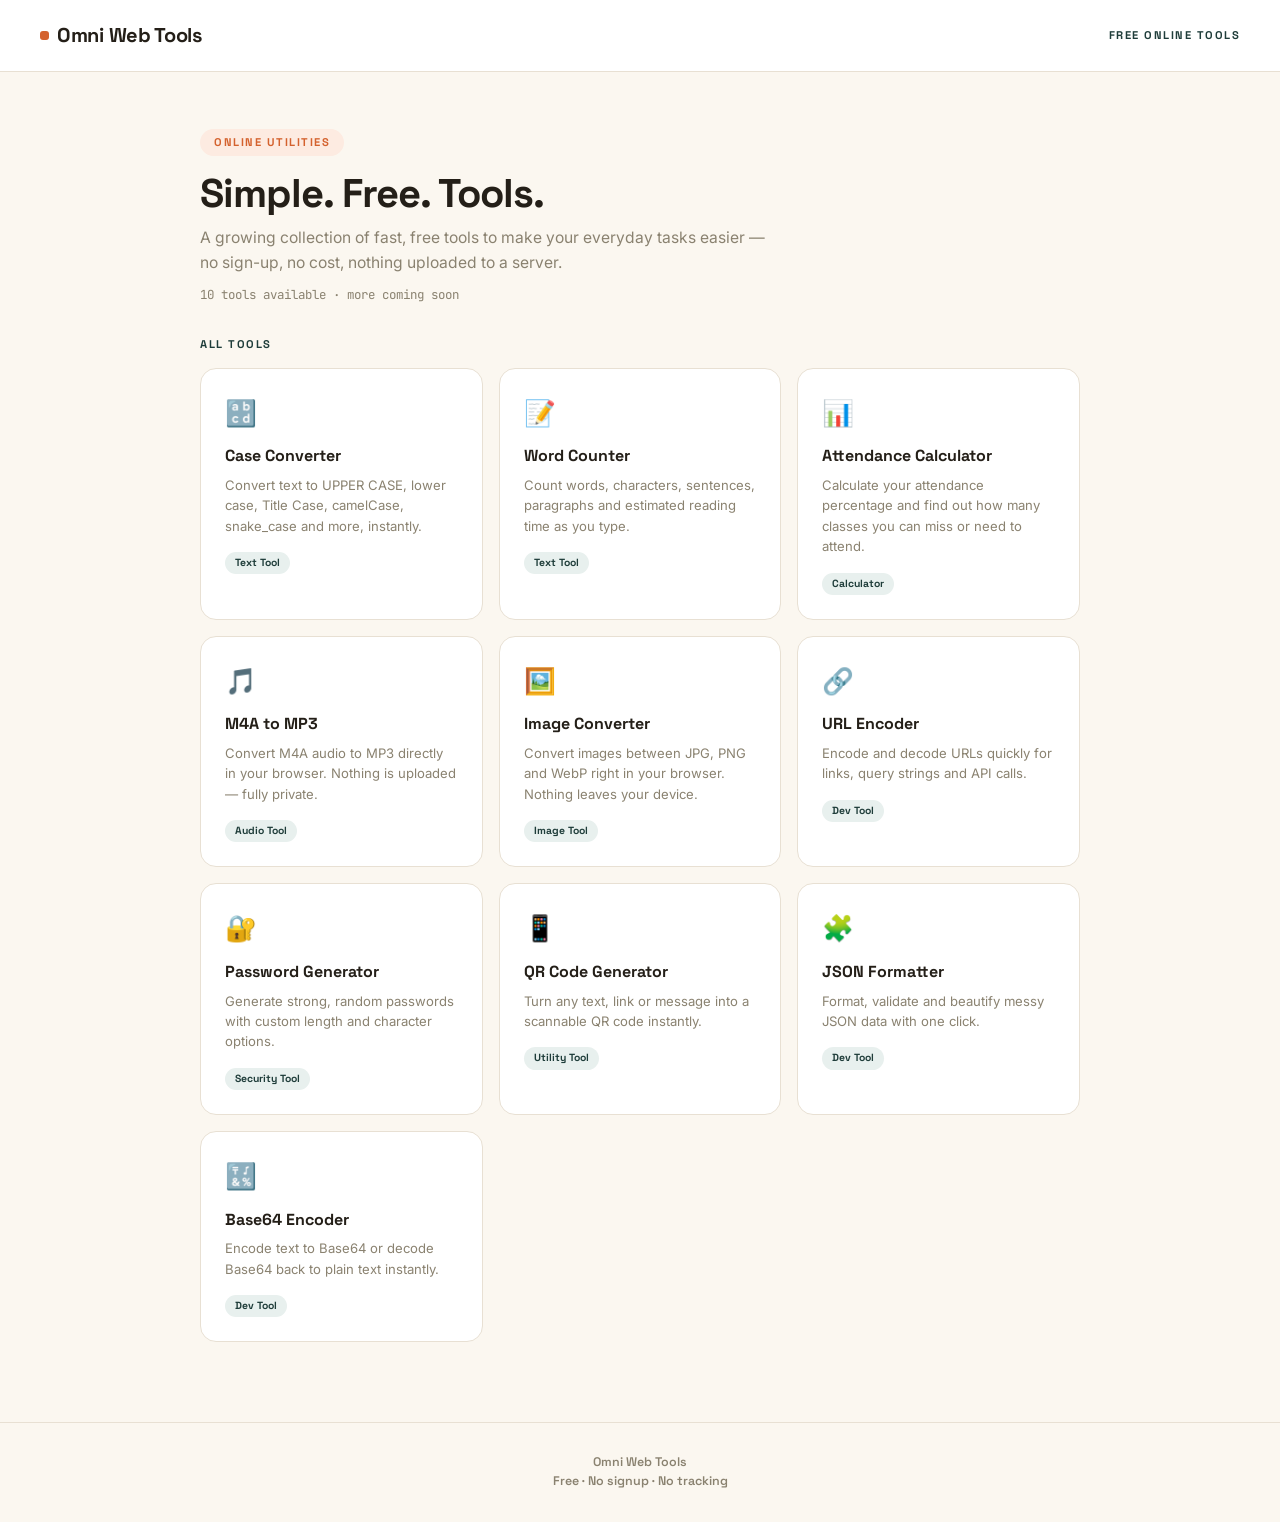
<file: index.html>
<!DOCTYPE html>
<html lang="en">
<head>
<meta charset="UTF-8">
<meta name="viewport" content="width=device-width, initial-scale=1.0">
<title>Omni Web Tools – Free Online Tools</title>
<link rel="stylesheet" href="style.css">
<link href="https://fonts.googleapis.com/css2?family=Space+Grotesk:wght@500;600;700;800&family=Inter:wght@400;500;600&family=JetBrains+Mono:wght@400;500;700&display=swap" rel="stylesheet">
</head>
<body>

<header>
  <div class="brand"><span class="dot"></span>Omni Web Tools</div>
  <span class="section-label" style="margin:0;">free online tools</span>
</header>

<div class="hero">
  <span class="tag">Online Utilities</span>
  <h1>Simple. Free. Tools.</h1>
  <p>A growing collection of fast, free tools to make your everyday tasks easier — no sign-up, no cost, nothing uploaded to a server.</p>
  <p style="margin-top:10px;font-family:var(--mono);font-size:0.78rem;">10 tools available · more coming soon</p>
</div>

<div class="container">
  <div class="section-label">all tools</div>
  <div class="tools-grid">

    <a class="tool-card" href="case-converter.html">
      <div class="icon">🔡</div>
      <h3>Case Converter</h3>
      <p>Convert text to UPPER CASE, lower case, Title Case, camelCase, snake_case and more, instantly.</p>
      <span class="badge">Text Tool</span>
    </a>

    <a class="tool-card" href="word-counter.html">
      <div class="icon">📝</div>
      <h3>Word Counter</h3>
      <p>Count words, characters, sentences, paragraphs and estimated reading time as you type.</p>
      <span class="badge">Text Tool</span>
    </a>

    <a class="tool-card" href="attendance-calculator.html">
      <div class="icon">📊</div>
      <h3>Attendance Calculator</h3>
      <p>Calculate your attendance percentage and find out how many classes you can miss or need to attend.</p>
      <span class="badge">Calculator</span>
    </a>

    <a class="tool-card" href="m4a-to-mp3.html">
      <div class="icon">🎵</div>
      <h3>M4A to MP3</h3>
      <p>Convert M4A audio to MP3 directly in your browser. Nothing is uploaded — fully private.</p>
      <span class="badge">Audio Tool</span>
    </a>

    <a class="tool-card" href="image-converter.html">
      <div class="icon">🖼️</div>
      <h3>Image Converter</h3>
      <p>Convert images between JPG, PNG and WebP right in your browser. Nothing leaves your device.</p>
      <span class="badge">Image Tool</span>
    </a>

    <a class="tool-card" href="url-encoder.html">
      <div class="icon">🔗</div>
      <h3>URL Encoder</h3>
      <p>Encode and decode URLs quickly for links, query strings and API calls.</p>
      <span class="badge">Dev Tool</span>
    </a>

    <a class="tool-card" href="password-generator.html">
      <div class="icon">🔐</div>
      <h3>Password Generator</h3>
      <p>Generate strong, random passwords with custom length and character options.</p>
      <span class="badge">Security Tool</span>
    </a>

    <a class="tool-card" href="qr-code-generator.html">
      <div class="icon">📱</div>
      <h3>QR Code Generator</h3>
      <p>Turn any text, link or message into a scannable QR code instantly.</p>
      <span class="badge">Utility Tool</span>
    </a>

    <a class="tool-card" href="json-formatter.html">
      <div class="icon">🧩</div>
      <h3>JSON Formatter</h3>
      <p>Format, validate and beautify messy JSON data with one click.</p>
      <span class="badge">Dev Tool</span>
    </a>

    <a class="tool-card" href="base64-encoder.html">
      <div class="icon">🔣</div>
      <h3>Base64 Encoder</h3>
      <p>Encode text to Base64 or decode Base64 back to plain text instantly.</p>
      <span class="badge">Dev Tool</span>
    </a>

  </div>
</div>

<footer>Omni Web Tools<br>Free · No signup · No tracking</footer>
</body>
</html>
</file>
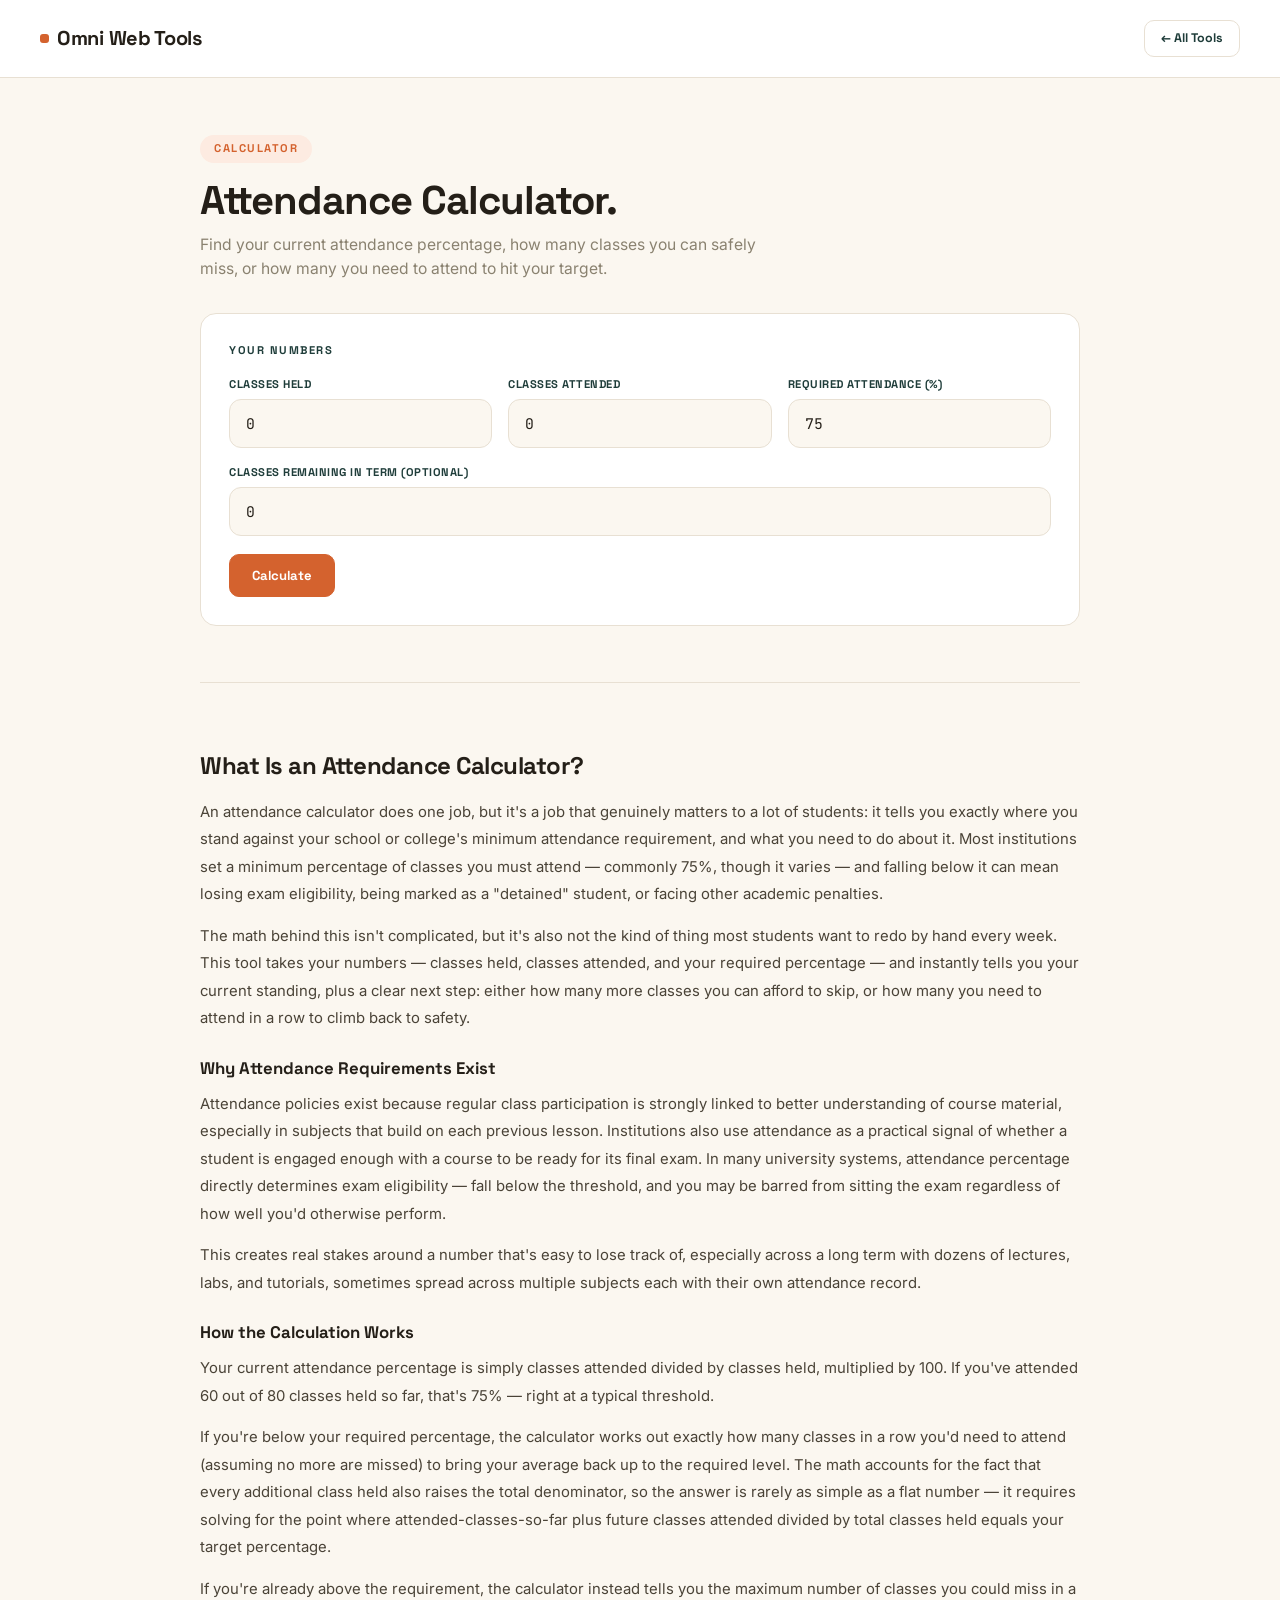
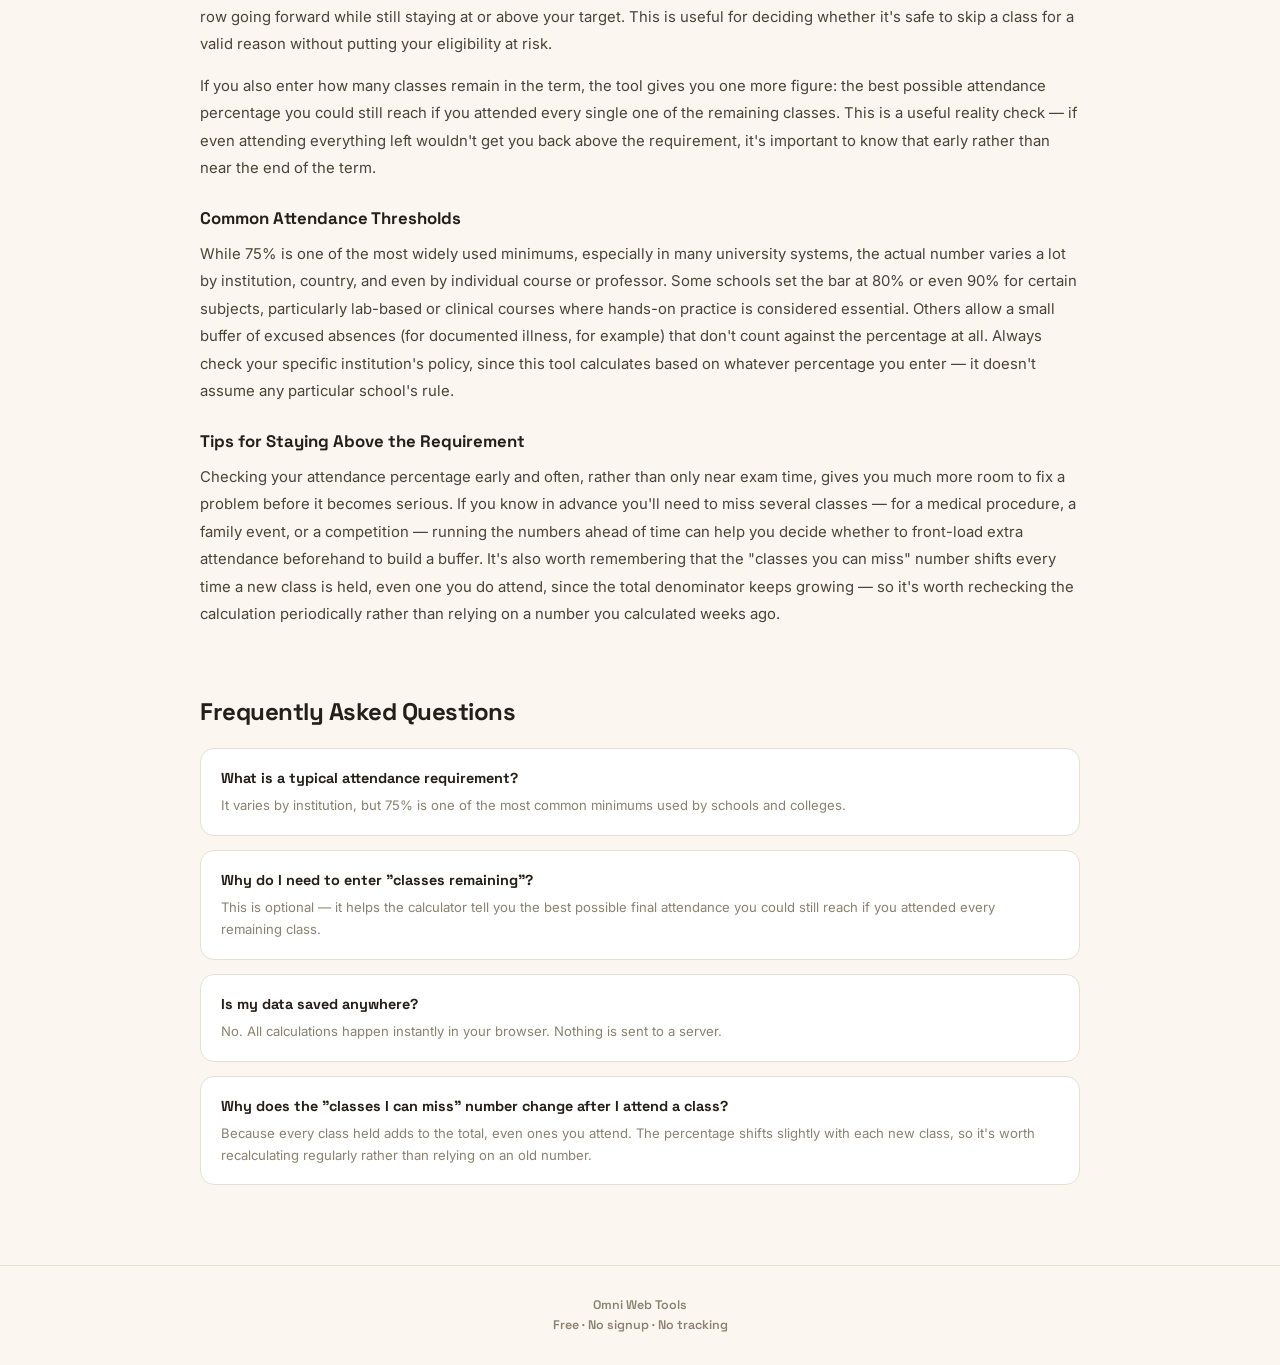
<file: attendance-calculator.html>
<!DOCTYPE html>
<html lang="en">
<head>
<meta charset="UTF-8">
<meta name="viewport" content="width=device-width, initial-scale=1.0">
<title>Attendance Calculator – Omni Web Tools</title>
<link rel="stylesheet" href="style.css">
<link href="https://fonts.googleapis.com/css2?family=Space+Grotesk:wght@500;600;700;800&family=Inter:wght@400;500;600&family=JetBrains+Mono:wght@400;500;700&display=swap" rel="stylesheet">
</head>
<body>

<header>
  <a class="brand" href="index.html"><span class="dot"></span>Omni Web Tools</a>
  <a class="back-link" href="index.html">← All Tools</a>
</header>

<div class="hero">
  <span class="tag">Calculator</span>
  <h1>Attendance Calculator.</h1>
  <p>Find your current attendance percentage, how many classes you can safely miss, or how many you need to attend to hit your target.</p>
</div>

<div class="container">
  <div class="card">
    <div class="section-label">your numbers</div>
    <div class="field-row">
      <div class="field">
        <label>Classes Held</label>
        <input type="number" id="held" min="0" value="0">
      </div>
      <div class="field">
        <label>Classes Attended</label>
        <input type="number" id="attended" min="0" value="0">
      </div>
      <div class="field">
        <label>Required Attendance (%)</label>
        <input type="number" id="required" min="0" max="100" value="75">
      </div>
    </div>
    <div class="field-row">
      <div class="field">
        <label>Classes Remaining in Term (optional)</label>
        <input type="number" id="remaining" min="0" value="0">
      </div>
    </div>
    <div class="btn-row">
      <button class="btn" onclick="calculate()">Calculate</button>
    </div>
    <div id="resultArea"></div>
  </div>

  <!-- ===== INFORMATIONAL CONTENT (~850 words) ===== -->
  <hr class="divider">

  <div class="content-block">
    <h2>What Is an Attendance Calculator?</h2>
    <p>An attendance calculator does one job, but it's a job that genuinely matters to a lot of students: it tells you exactly where you stand against your school or college's minimum attendance requirement, and what you need to do about it. Most institutions set a minimum percentage of classes you must attend — commonly 75%, though it varies — and falling below it can mean losing exam eligibility, being marked as a "detained" student, or facing other academic penalties.</p>
    <p>The math behind this isn't complicated, but it's also not the kind of thing most students want to redo by hand every week. This tool takes your numbers — classes held, classes attended, and your required percentage — and instantly tells you your current standing, plus a clear next step: either how many more classes you can afford to skip, or how many you need to attend in a row to climb back to safety.</p>

    <h3 class="sub">Why Attendance Requirements Exist</h3>
    <p>Attendance policies exist because regular class participation is strongly linked to better understanding of course material, especially in subjects that build on each previous lesson. Institutions also use attendance as a practical signal of whether a student is engaged enough with a course to be ready for its final exam. In many university systems, attendance percentage directly determines exam eligibility — fall below the threshold, and you may be barred from sitting the exam regardless of how well you'd otherwise perform.</p>
    <p>This creates real stakes around a number that's easy to lose track of, especially across a long term with dozens of lectures, labs, and tutorials, sometimes spread across multiple subjects each with their own attendance record.</p>

    <h3 class="sub">How the Calculation Works</h3>
    <p>Your current attendance percentage is simply classes attended divided by classes held, multiplied by 100. If you've attended 60 out of 80 classes held so far, that's 75% — right at a typical threshold.</p>
    <p>If you're below your required percentage, the calculator works out exactly how many classes in a row you'd need to attend (assuming no more are missed) to bring your average back up to the required level. The math accounts for the fact that every additional class held also raises the total denominator, so the answer is rarely as simple as a flat number — it requires solving for the point where attended-classes-so-far plus future classes attended divided by total classes held equals your target percentage.</p>
    <p>If you're already above the requirement, the calculator instead tells you the maximum number of classes you could miss in a row going forward while still staying at or above your target. This is useful for deciding whether it's safe to skip a class for a valid reason without putting your eligibility at risk.</p>
    <p>If you also enter how many classes remain in the term, the tool gives you one more figure: the best possible attendance percentage you could still reach if you attended every single one of the remaining classes. This is a useful reality check — if even attending everything left wouldn't get you back above the requirement, it's important to know that early rather than near the end of the term.</p>

    <h3 class="sub">Common Attendance Thresholds</h3>
    <p>While 75% is one of the most widely used minimums, especially in many university systems, the actual number varies a lot by institution, country, and even by individual course or professor. Some schools set the bar at 80% or even 90% for certain subjects, particularly lab-based or clinical courses where hands-on practice is considered essential. Others allow a small buffer of excused absences (for documented illness, for example) that don't count against the percentage at all. Always check your specific institution's policy, since this tool calculates based on whatever percentage you enter — it doesn't assume any particular school's rule.</p>

    <h3 class="sub">Tips for Staying Above the Requirement</h3>
    <p>Checking your attendance percentage early and often, rather than only near exam time, gives you much more room to fix a problem before it becomes serious. If you know in advance you'll need to miss several classes — for a medical procedure, a family event, or a competition — running the numbers ahead of time can help you decide whether to front-load extra attendance beforehand to build a buffer. It's also worth remembering that the "classes you can miss" number shifts every time a new class is held, even one you do attend, since the total denominator keeps growing — so it's worth rechecking the calculation periodically rather than relying on a number you calculated weeks ago.</p>
  </div>

  <div class="content-block">
    <h2>Frequently Asked Questions</h2>
    <div class="faq-list">
      <div class="faq-item">
        <h3>What is a typical attendance requirement?</h3>
        <p>It varies by institution, but 75% is one of the most common minimums used by schools and colleges.</p>
      </div>
      <div class="faq-item">
        <h3>Why do I need to enter "classes remaining"?</h3>
        <p>This is optional — it helps the calculator tell you the best possible final attendance you could still reach if you attended every remaining class.</p>
      </div>
      <div class="faq-item">
        <h3>Is my data saved anywhere?</h3>
        <p>No. All calculations happen instantly in your browser. Nothing is sent to a server.</p>
      </div>
      <div class="faq-item">
        <h3>Why does the "classes I can miss" number change after I attend a class?</h3>
        <p>Because every class held adds to the total, even ones you attend. The percentage shifts slightly with each new class, so it's worth recalculating regularly rather than relying on an old number.</p>
      </div>
    </div>
  </div>

</div>

<footer>Omni Web Tools<br>Free · No signup · No tracking</footer>

<script>
function calculate(){
  const held = parseInt(document.getElementById('held').value) || 0;
  const attended = parseInt(document.getElementById('attended').value) || 0;
  const required = parseFloat(document.getElementById('required').value) || 75;
  const remaining = parseInt(document.getElementById('remaining').value) || 0;

  const area = document.getElementById('resultArea');

  if (held <= 0) {
    area.innerHTML = `<div class="result-box error"><div class="label">Notice</div><div style="font-family:var(--mono);font-size:0.85rem;">Please enter the number of classes held.</div></div>`;
    return;
  }
  if (attended > held) {
    area.innerHTML = `<div class="result-box error"><div class="label">Notice</div><div style="font-family:var(--mono);font-size:0.85rem;">Classes attended can't be more than classes held.</div></div>`;
    return;
  }

  const currentPct = (attended / held) * 100;
  let html = `<div class="result-box">
    <div class="label">Current Attendance</div>
    <div class="big">${currentPct.toFixed(2)}%</div>
  </div>`;

  if (currentPct >= required) {
    const maxMissable = Math.floor((attended * 100 / required) - held);
    html += `<div class="result-box" style="margin-top:14px;">
      <div class="label">You're Above the ${required}% Requirement</div>
      <div style="font-family:var(--mono);font-size:0.95rem;margin-top:6px;">
        You can miss up to <b style="color:var(--accent);font-size:1.2rem;">${maxMissable > 0 ? maxMissable : 0}</b> more class${maxMissable===1?'':'es'} in a row and still stay at or above ${required}%.
      </div>
    </div>`;
  } else {
    const r = required / 100;
    let needed = 0;
    if (r < 1) {
      needed = Math.ceil((r * held - attended) / (1 - r));
      if (needed < 0) needed = 0;
    }
    html += `<div class="result-box error" style="margin-top:14px;">
      <div class="label">You're Below the ${required}% Requirement</div>
      <div style="font-family:var(--mono);font-size:0.95rem;margin-top:6px;">
        You need to attend the next <b style="font-size:1.2rem;">${needed}</b> class${needed===1?'':'es'} in a row to reach ${required}%.
      </div>
    </div>`;
  }

  if (remaining > 0) {
    const futureHeld = held + remaining;
    const maxPossiblePct = ((attended + remaining) / futureHeld) * 100;
    html += `<div class="result-box" style="margin-top:14px;">
      <div class="label">If You Attend All ${remaining} Remaining Classes</div>
      <div style="font-family:var(--mono);font-size:0.95rem;margin-top:6px;">
        Your best possible final attendance would be <b style="color:var(--accent);">${maxPossiblePct.toFixed(2)}%</b>.
      </div>
    </div>`;
  }

  area.innerHTML = html;
}
</script>
</body>
</html>
</file>
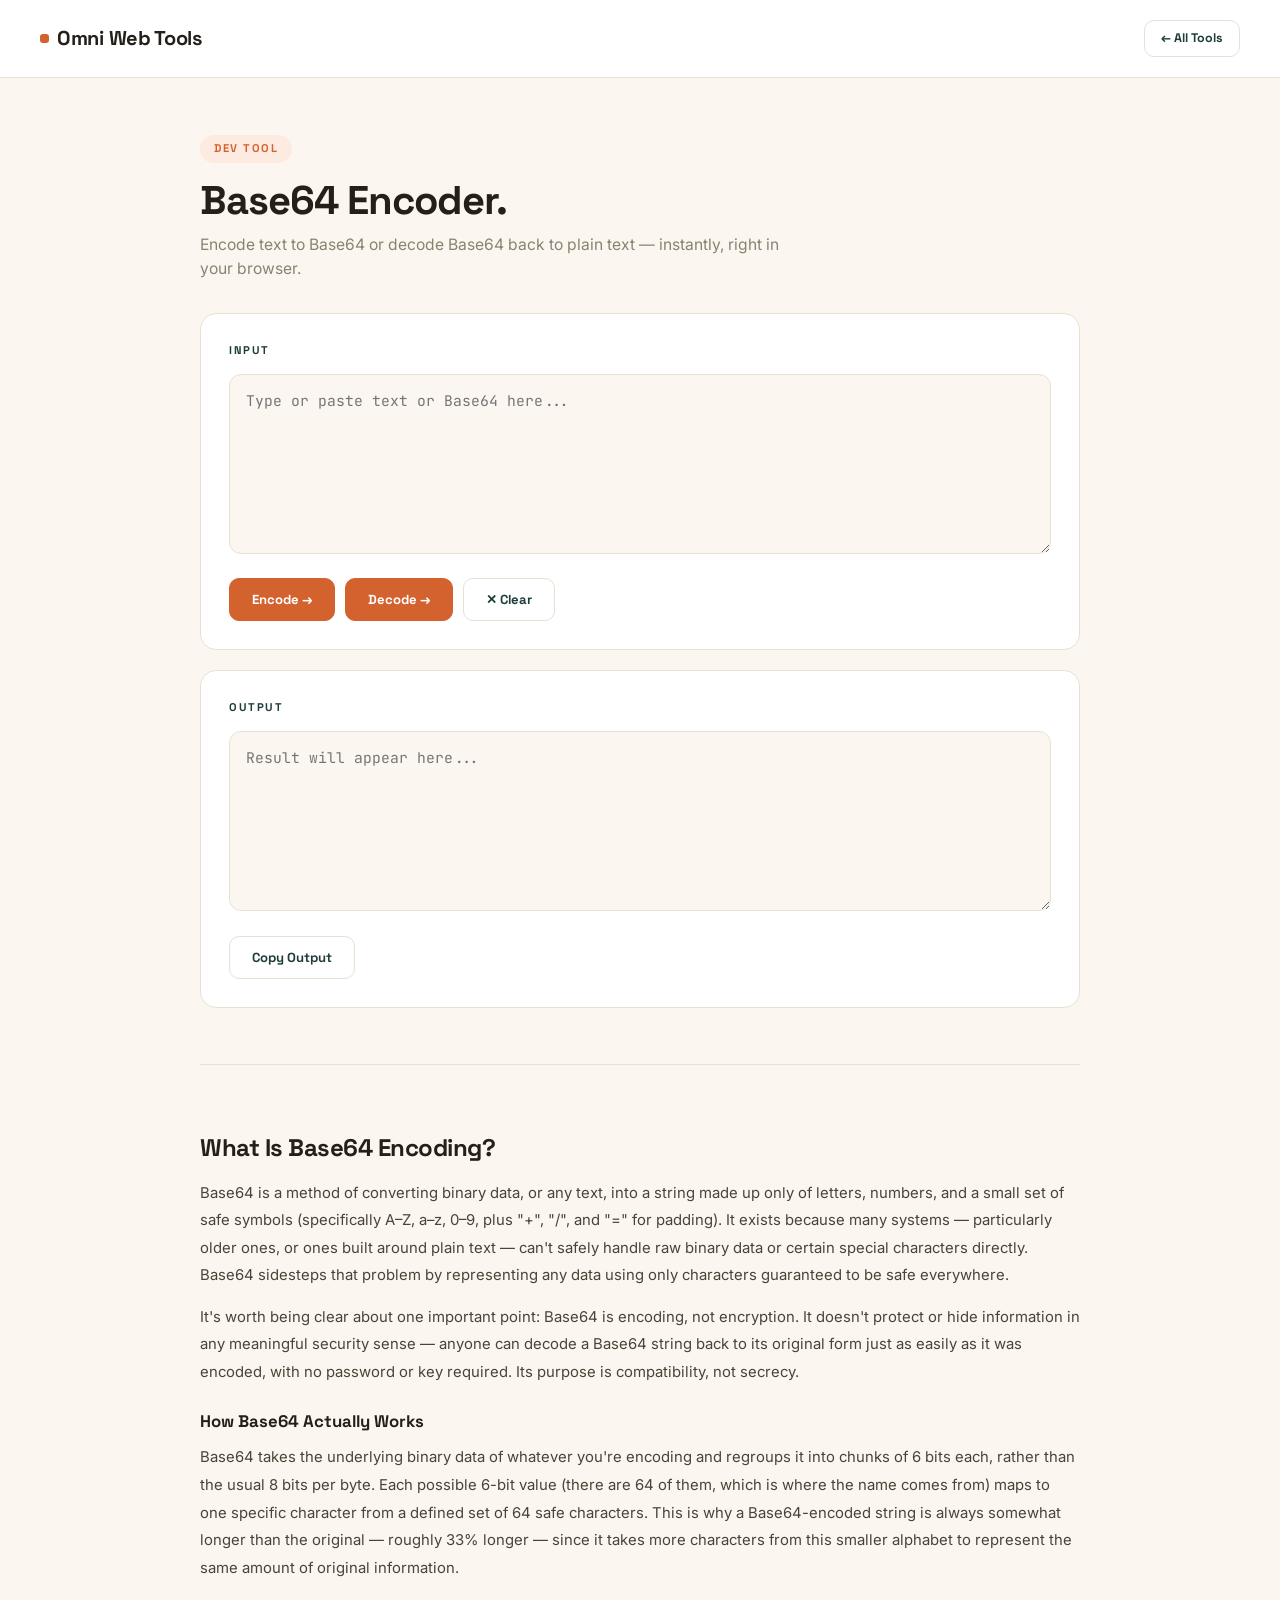
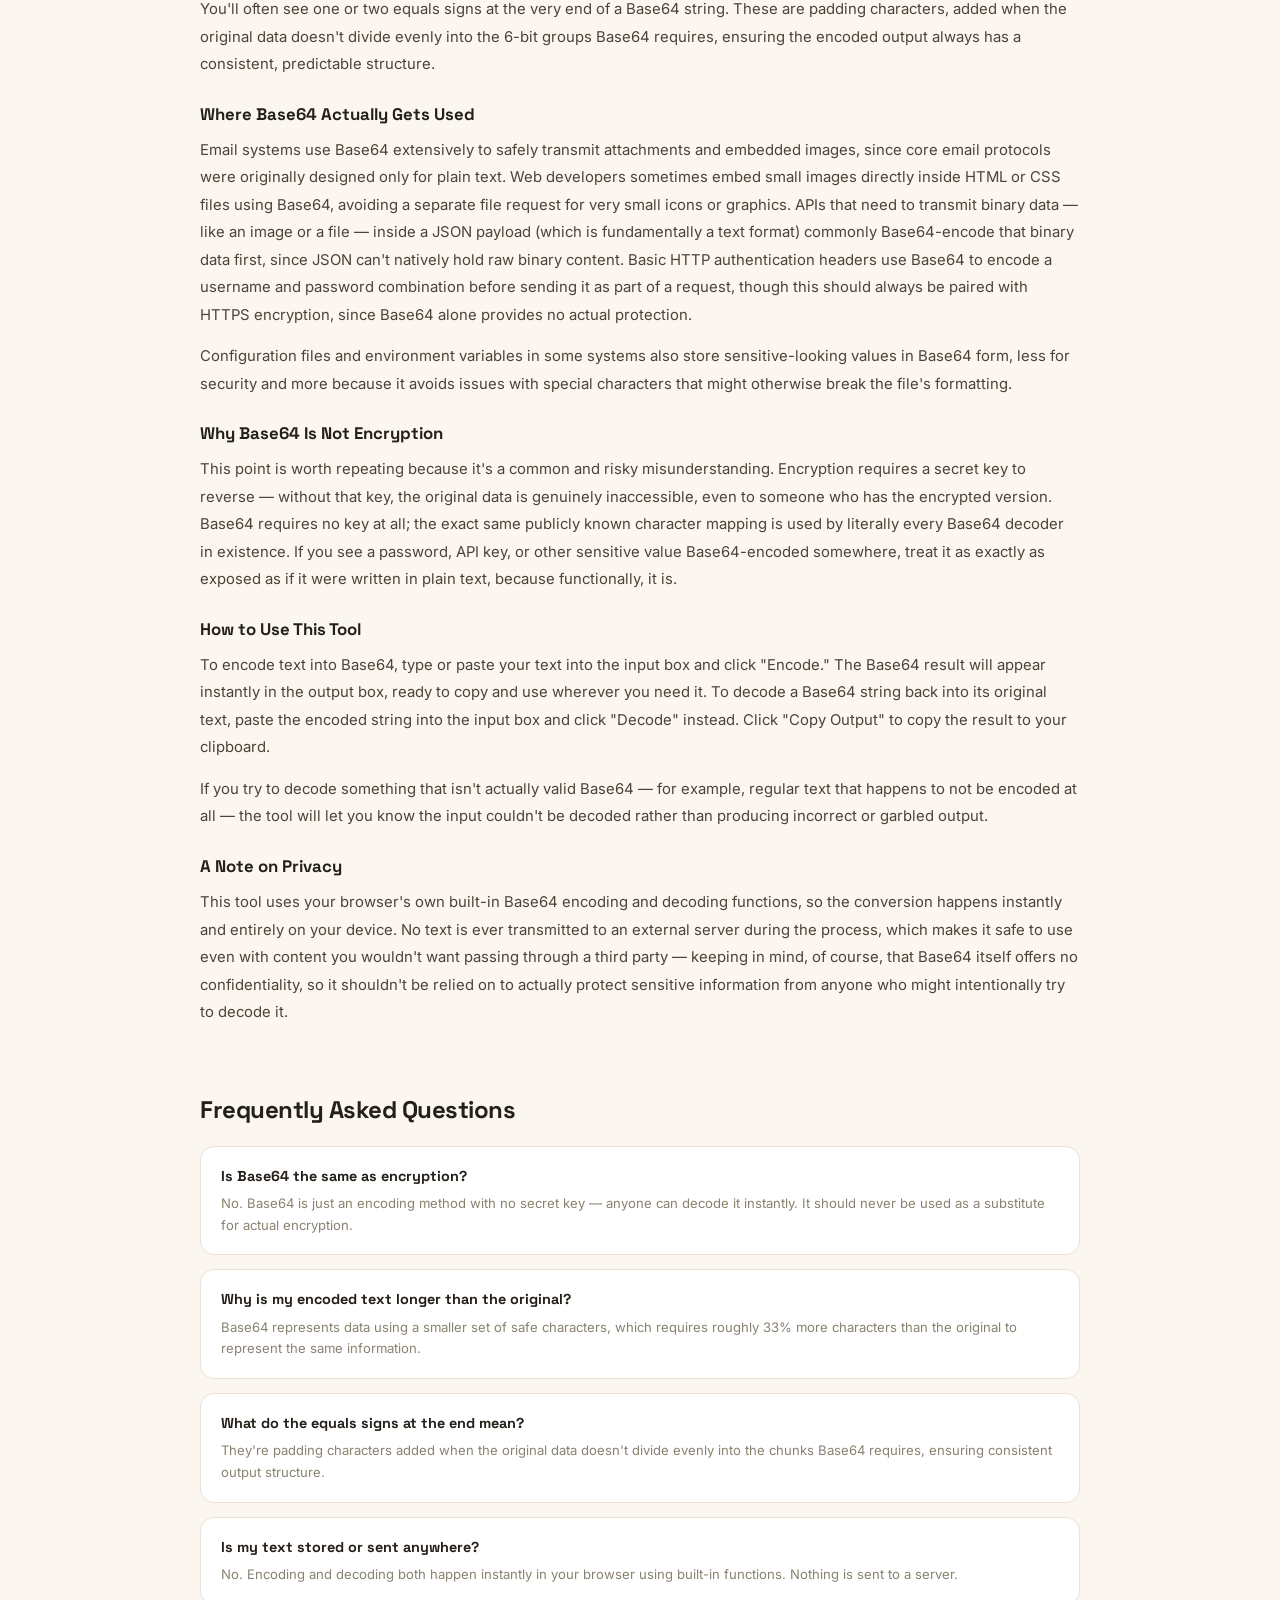
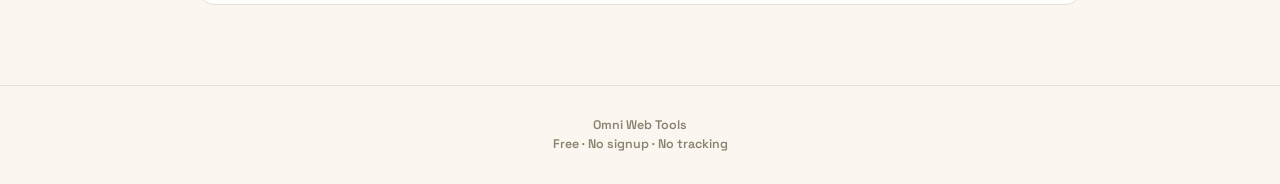
<file: base64-encoder.html>
<!DOCTYPE html>
<html lang="en">
<head>
<meta charset="UTF-8">
<meta name="viewport" content="width=device-width, initial-scale=1.0">
<title>Base64 Encoder – Omni Web Tools</title>
<link rel="stylesheet" href="style.css">
<link href="https://fonts.googleapis.com/css2?family=Space+Grotesk:wght@500;600;700;800&family=Inter:wght@400;500;600&family=JetBrains+Mono:wght@400;500;700&display=swap" rel="stylesheet">
</head>
<body>

<header>
  <a class="brand" href="index.html"><span class="dot"></span>Omni Web Tools</a>
  <a class="back-link" href="index.html">← All Tools</a>
</header>

<div class="hero">
  <span class="tag">Dev Tool</span>
  <h1>Base64 Encoder.</h1>
  <p>Encode text to Base64 or decode Base64 back to plain text — instantly, right in your browser.</p>
</div>

<div class="container">
  <div class="card">
    <div class="section-label">input</div>
    <textarea id="inputText" placeholder="Type or paste text or Base64 here..."></textarea>
    <div class="btn-row">
      <button class="btn" onclick="encode()">Encode →</button>
      <button class="btn" onclick="decode()">Decode →</button>
      <button class="btn ghost" onclick="clearAll()">✕ Clear</button>
    </div>
  </div>

  <div class="card" style="margin-top:20px;">
    <div class="section-label">output</div>
    <textarea id="outputText" placeholder="Result will appear here..." readonly></textarea>
    <div class="btn-row">
      <button class="btn ghost" onclick="copyOutput()">Copy Output</button>
    </div>
  </div>

  <!-- ===== INFORMATIONAL CONTENT (~850 words) ===== -->
  <hr class="divider">

  <div class="content-block">
    <h2>What Is Base64 Encoding?</h2>
    <p>Base64 is a method of converting binary data, or any text, into a string made up only of letters, numbers, and a small set of safe symbols (specifically A–Z, a–z, 0–9, plus "+", "/", and "=" for padding). It exists because many systems — particularly older ones, or ones built around plain text — can't safely handle raw binary data or certain special characters directly. Base64 sidesteps that problem by representing any data using only characters guaranteed to be safe everywhere.</p>
    <p>It's worth being clear about one important point: Base64 is encoding, not encryption. It doesn't protect or hide information in any meaningful security sense — anyone can decode a Base64 string back to its original form just as easily as it was encoded, with no password or key required. Its purpose is compatibility, not secrecy.</p>

    <h3 class="sub">How Base64 Actually Works</h3>
    <p>Base64 takes the underlying binary data of whatever you're encoding and regroups it into chunks of 6 bits each, rather than the usual 8 bits per byte. Each possible 6-bit value (there are 64 of them, which is where the name comes from) maps to one specific character from a defined set of 64 safe characters. This is why a Base64-encoded string is always somewhat longer than the original — roughly 33% longer — since it takes more characters from this smaller alphabet to represent the same amount of original information.</p>
    <p>You'll often see one or two equals signs at the very end of a Base64 string. These are padding characters, added when the original data doesn't divide evenly into the 6-bit groups Base64 requires, ensuring the encoded output always has a consistent, predictable structure.</p>

    <h3 class="sub">Where Base64 Actually Gets Used</h3>
    <p>Email systems use Base64 extensively to safely transmit attachments and embedded images, since core email protocols were originally designed only for plain text. Web developers sometimes embed small images directly inside HTML or CSS files using Base64, avoiding a separate file request for very small icons or graphics. APIs that need to transmit binary data — like an image or a file — inside a JSON payload (which is fundamentally a text format) commonly Base64-encode that binary data first, since JSON can't natively hold raw binary content. Basic HTTP authentication headers use Base64 to encode a username and password combination before sending it as part of a request, though this should always be paired with HTTPS encryption, since Base64 alone provides no actual protection.</p>
    <p>Configuration files and environment variables in some systems also store sensitive-looking values in Base64 form, less for security and more because it avoids issues with special characters that might otherwise break the file's formatting.</p>

    <h3 class="sub">Why Base64 Is Not Encryption</h3>
    <p>This point is worth repeating because it's a common and risky misunderstanding. Encryption requires a secret key to reverse — without that key, the original data is genuinely inaccessible, even to someone who has the encrypted version. Base64 requires no key at all; the exact same publicly known character mapping is used by literally every Base64 decoder in existence. If you see a password, API key, or other sensitive value Base64-encoded somewhere, treat it as exactly as exposed as if it were written in plain text, because functionally, it is.</p>

    <h3 class="sub">How to Use This Tool</h3>
    <p>To encode text into Base64, type or paste your text into the input box and click "Encode." The Base64 result will appear instantly in the output box, ready to copy and use wherever you need it. To decode a Base64 string back into its original text, paste the encoded string into the input box and click "Decode" instead. Click "Copy Output" to copy the result to your clipboard.</p>
    <p>If you try to decode something that isn't actually valid Base64 — for example, regular text that happens to not be encoded at all — the tool will let you know the input couldn't be decoded rather than producing incorrect or garbled output.</p>

    <h3 class="sub">A Note on Privacy</h3>
    <p>This tool uses your browser's own built-in Base64 encoding and decoding functions, so the conversion happens instantly and entirely on your device. No text is ever transmitted to an external server during the process, which makes it safe to use even with content you wouldn't want passing through a third party — keeping in mind, of course, that Base64 itself offers no confidentiality, so it shouldn't be relied on to actually protect sensitive information from anyone who might intentionally try to decode it.</p>
  </div>

  <div class="content-block">
    <h2>Frequently Asked Questions</h2>
    <div class="faq-list">
      <div class="faq-item">
        <h3>Is Base64 the same as encryption?</h3>
        <p>No. Base64 is just an encoding method with no secret key — anyone can decode it instantly. It should never be used as a substitute for actual encryption.</p>
      </div>
      <div class="faq-item">
        <h3>Why is my encoded text longer than the original?</h3>
        <p>Base64 represents data using a smaller set of safe characters, which requires roughly 33% more characters than the original to represent the same information.</p>
      </div>
      <div class="faq-item">
        <h3>What do the equals signs at the end mean?</h3>
        <p>They're padding characters added when the original data doesn't divide evenly into the chunks Base64 requires, ensuring consistent output structure.</p>
      </div>
      <div class="faq-item">
        <h3>Is my text stored or sent anywhere?</h3>
        <p>No. Encoding and decoding both happen instantly in your browser using built-in functions. Nothing is sent to a server.</p>
      </div>
    </div>
  </div>

</div>

<footer>Omni Web Tools<br>Free · No signup · No tracking</footer>
<div class="toast" id="copyToast">✓ Copied to clipboard</div>

<script>
  function encode(){
    const input = document.getElementById('inputText').value;
    try {
      document.getElementById('outputText').value = btoa(unescape(encodeURIComponent(input)));
    } catch(e) {
      document.getElementById('outputText').value = 'Error encoding text.';
    }
  }

  function decode(){
    const input = document.getElementById('inputText').value;
    try {
      document.getElementById('outputText').value = decodeURIComponent(escape(atob(input)));
    } catch(e) {
      document.getElementById('outputText').value = 'Error: invalid Base64 input.';
    }
  }

  function clearAll(){
    document.getElementById('inputText').value = '';
    document.getElementById('outputText').value = '';
  }

  function copyOutput(){
    const out = document.getElementById('outputText').value;
    if(!out) return;
    navigator.clipboard.writeText(out).then(() => {
      const toast = document.getElementById('copyToast');
      toast.classList.add('show');
      setTimeout(() => toast.classList.remove('show'), 2000);
    });
  }
</script>
</body>
</html>
</file>
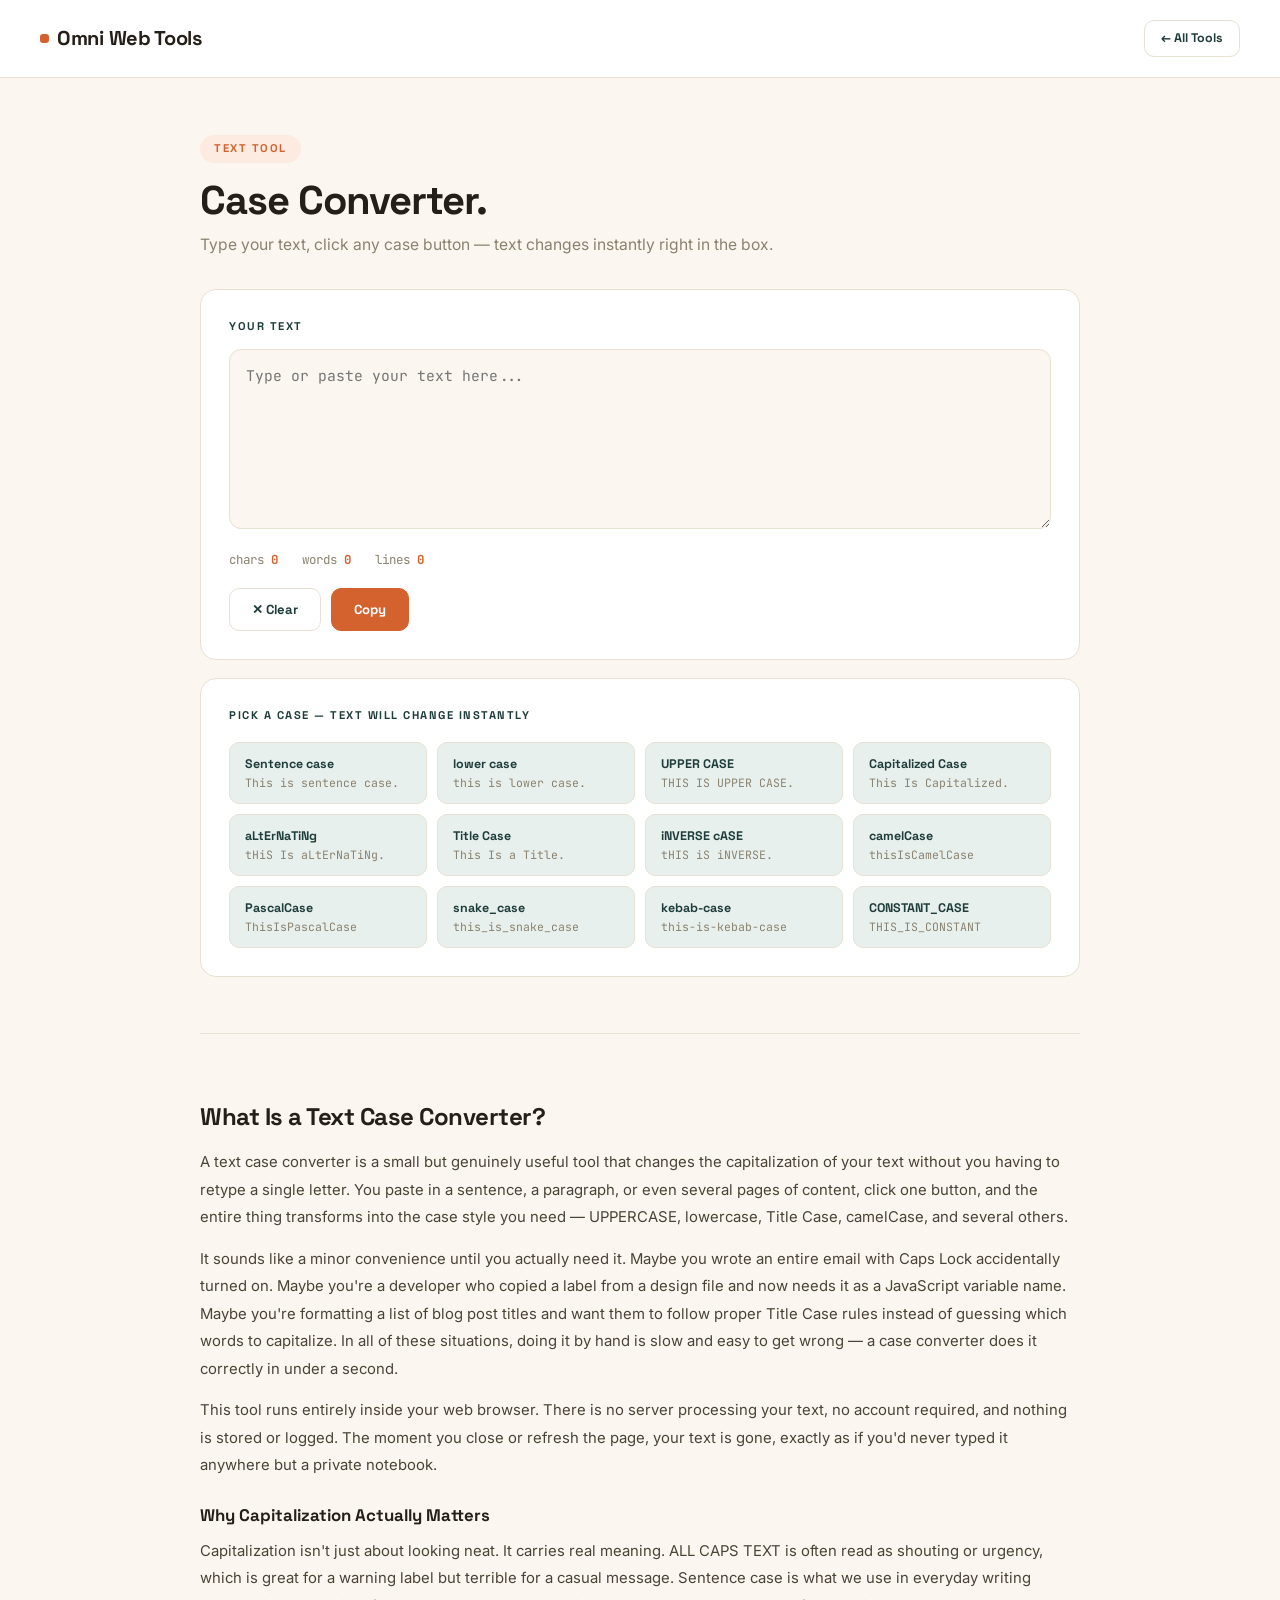
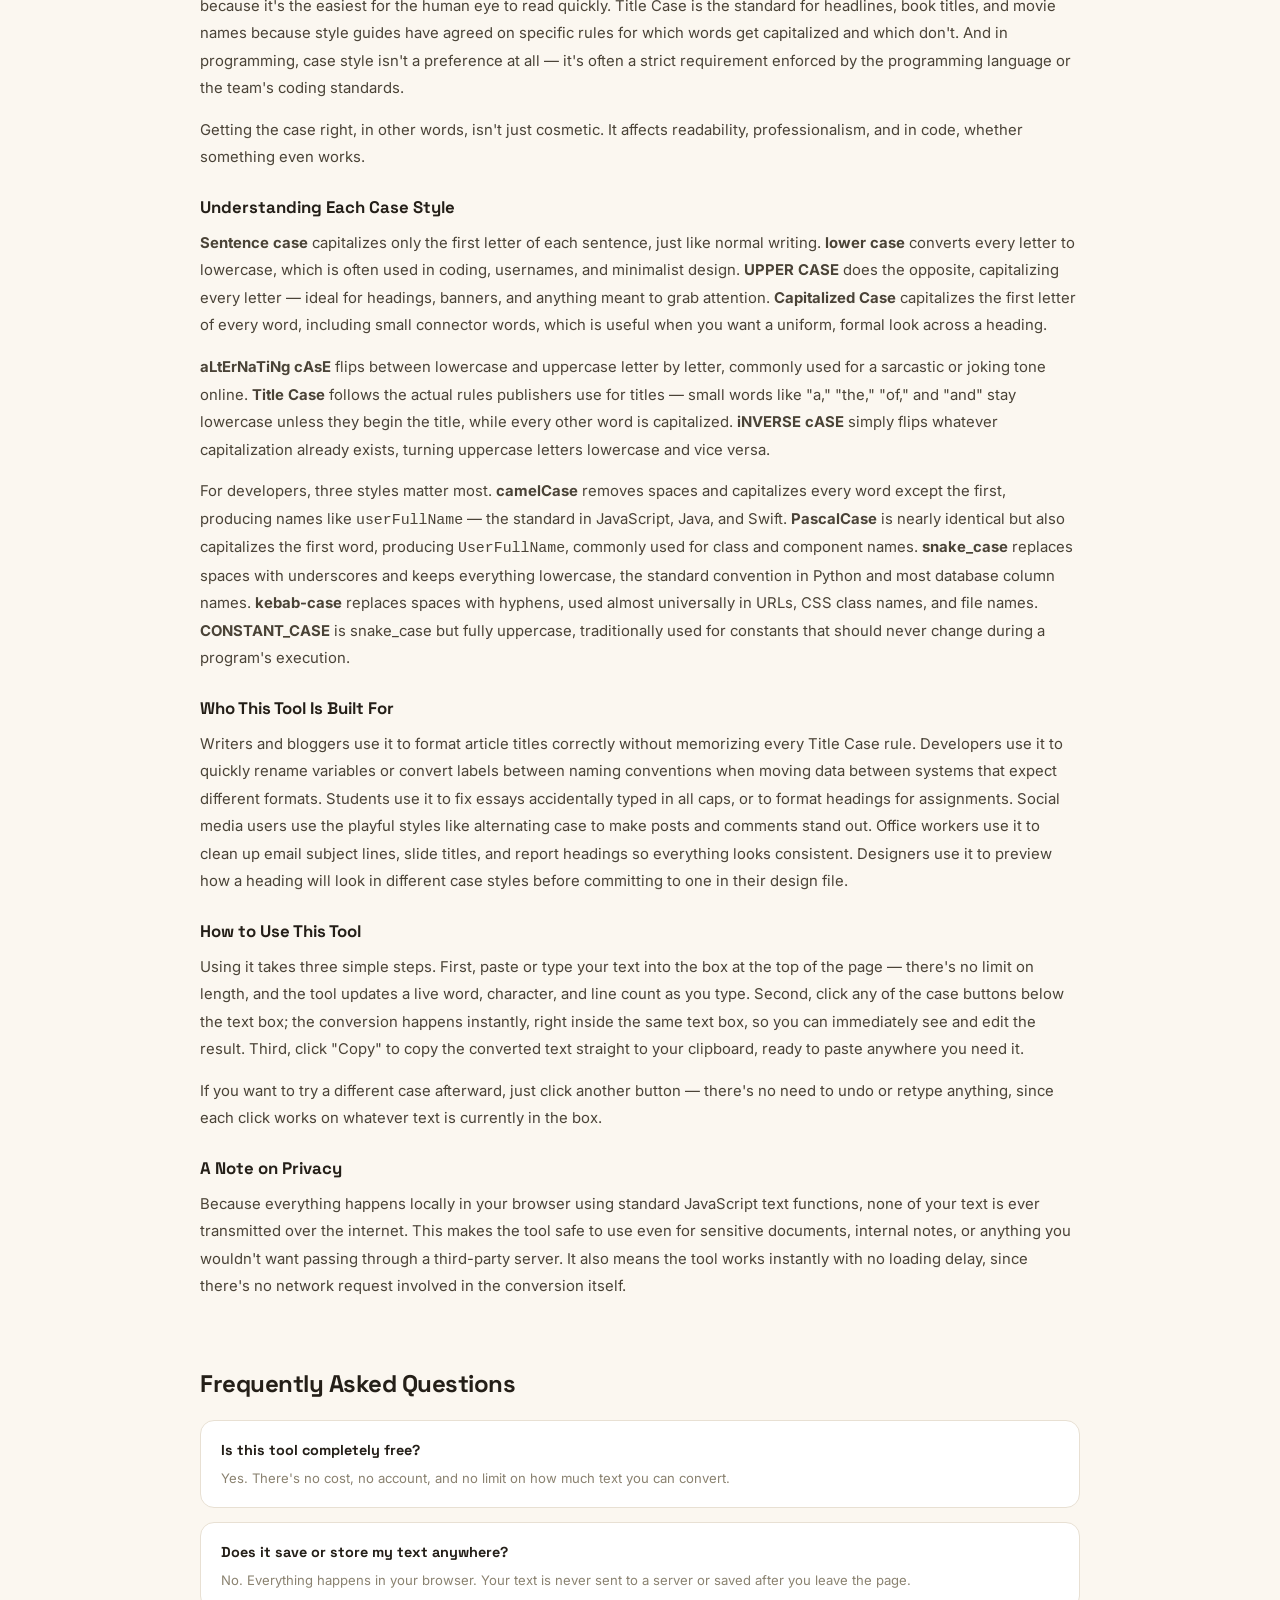
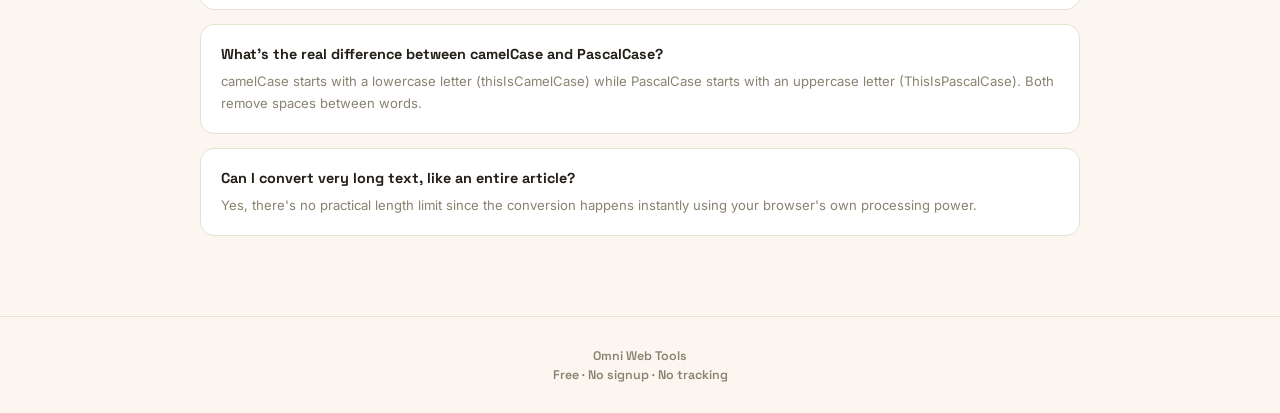
<file: case-converter.html>
<!DOCTYPE html>
<html lang="en">
<head>
<meta charset="UTF-8">
<meta name="viewport" content="width=device-width, initial-scale=1.0">
<title>Case Converter – Omni Web Tools</title>
<link rel="stylesheet" href="style.css">
<link href="https://fonts.googleapis.com/css2?family=Space+Grotesk:wght@500;600;700;800&family=Inter:wght@400;500;600&family=JetBrains+Mono:wght@400;500;700&display=swap" rel="stylesheet">
</head>
<body>

<header>
  <a class="brand" href="index.html"><span class="dot"></span>Omni Web Tools</a>
  <a class="back-link" href="index.html">← All Tools</a>
</header>

<div class="hero">
  <span class="tag">Text Tool</span>
  <h1>Case Converter.</h1>
  <p>Type your text, click any case button — text changes instantly right in the box.</p>
</div>

<div class="container">
  <div class="card">
    <div class="section-label">your text</div>
    <textarea id="inputText" placeholder="Type or paste your text here..."></textarea>
    <div class="stats-row">
      <span>chars <b id="charCount">0</b></span>
      <span>words <b id="wordCount">0</b></span>
      <span>lines <b id="lineCount">0</b></span>
    </div>
    <div class="btn-row">
      <button class="btn ghost" onclick="clearText()">✕ Clear</button>
      <button class="btn" onclick="copyText()">Copy</button>
    </div>
  </div>

  <div class="card">
    <div class="section-label">pick a case — text will change instantly</div>
    <div class="cases-grid" id="casesGrid"></div>
  </div>

  <!-- ===== INFORMATIONAL CONTENT (~900 words) ===== -->
  <hr class="divider">

  <div class="content-block">
    <h2>What Is a Text Case Converter?</h2>
    <p>A text case converter is a small but genuinely useful tool that changes the capitalization of your text without you having to retype a single letter. You paste in a sentence, a paragraph, or even several pages of content, click one button, and the entire thing transforms into the case style you need — UPPERCASE, lowercase, Title Case, camelCase, and several others.</p>
    <p>It sounds like a minor convenience until you actually need it. Maybe you wrote an entire email with Caps Lock accidentally turned on. Maybe you're a developer who copied a label from a design file and now needs it as a JavaScript variable name. Maybe you're formatting a list of blog post titles and want them to follow proper Title Case rules instead of guessing which words to capitalize. In all of these situations, doing it by hand is slow and easy to get wrong — a case converter does it correctly in under a second.</p>
    <p>This tool runs entirely inside your web browser. There is no server processing your text, no account required, and nothing is stored or logged. The moment you close or refresh the page, your text is gone, exactly as if you'd never typed it anywhere but a private notebook.</p>

    <h3 class="sub">Why Capitalization Actually Matters</h3>
    <p>Capitalization isn't just about looking neat. It carries real meaning. ALL CAPS TEXT is often read as shouting or urgency, which is great for a warning label but terrible for a casual message. Sentence case is what we use in everyday writing because it's the easiest for the human eye to read quickly. Title Case is the standard for headlines, book titles, and movie names because style guides have agreed on specific rules for which words get capitalized and which don't. And in programming, case style isn't a preference at all — it's often a strict requirement enforced by the programming language or the team's coding standards.</p>
    <p>Getting the case right, in other words, isn't just cosmetic. It affects readability, professionalism, and in code, whether something even works.</p>

    <h3 class="sub">Understanding Each Case Style</h3>
    <p><strong>Sentence case</strong> capitalizes only the first letter of each sentence, just like normal writing. <strong>lower case</strong> converts every letter to lowercase, which is often used in coding, usernames, and minimalist design. <strong>UPPER CASE</strong> does the opposite, capitalizing every letter — ideal for headings, banners, and anything meant to grab attention. <strong>Capitalized Case</strong> capitalizes the first letter of every word, including small connector words, which is useful when you want a uniform, formal look across a heading.</p>
    <p><strong>aLtErNaTiNg cAsE</strong> flips between lowercase and uppercase letter by letter, commonly used for a sarcastic or joking tone online. <strong>Title Case</strong> follows the actual rules publishers use for titles — small words like "a," "the," "of," and "and" stay lowercase unless they begin the title, while every other word is capitalized. <strong>iNVERSE cASE</strong> simply flips whatever capitalization already exists, turning uppercase letters lowercase and vice versa.</p>
    <p>For developers, three styles matter most. <strong>camelCase</strong> removes spaces and capitalizes every word except the first, producing names like <code>userFullName</code> — the standard in JavaScript, Java, and Swift. <strong>PascalCase</strong> is nearly identical but also capitalizes the first word, producing <code>UserFullName</code>, commonly used for class and component names. <strong>snake_case</strong> replaces spaces with underscores and keeps everything lowercase, the standard convention in Python and most database column names. <strong>kebab-case</strong> replaces spaces with hyphens, used almost universally in URLs, CSS class names, and file names. <strong>CONSTANT_CASE</strong> is snake_case but fully uppercase, traditionally used for constants that should never change during a program's execution.</p>

    <h3 class="sub">Who This Tool Is Built For</h3>
    <p>Writers and bloggers use it to format article titles correctly without memorizing every Title Case rule. Developers use it to quickly rename variables or convert labels between naming conventions when moving data between systems that expect different formats. Students use it to fix essays accidentally typed in all caps, or to format headings for assignments. Social media users use the playful styles like alternating case to make posts and comments stand out. Office workers use it to clean up email subject lines, slide titles, and report headings so everything looks consistent. Designers use it to preview how a heading will look in different case styles before committing to one in their design file.</p>

    <h3 class="sub">How to Use This Tool</h3>
    <p>Using it takes three simple steps. First, paste or type your text into the box at the top of the page — there's no limit on length, and the tool updates a live word, character, and line count as you type. Second, click any of the case buttons below the text box; the conversion happens instantly, right inside the same text box, so you can immediately see and edit the result. Third, click "Copy" to copy the converted text straight to your clipboard, ready to paste anywhere you need it.</p>
    <p>If you want to try a different case afterward, just click another button — there's no need to undo or retype anything, since each click works on whatever text is currently in the box.</p>

    <h3 class="sub">A Note on Privacy</h3>
    <p>Because everything happens locally in your browser using standard JavaScript text functions, none of your text is ever transmitted over the internet. This makes the tool safe to use even for sensitive documents, internal notes, or anything you wouldn't want passing through a third-party server. It also means the tool works instantly with no loading delay, since there's no network request involved in the conversion itself.</p>
  </div>

  <div class="content-block">
    <h2>Frequently Asked Questions</h2>
    <div class="faq-list">
      <div class="faq-item">
        <h3>Is this tool completely free?</h3>
        <p>Yes. There's no cost, no account, and no limit on how much text you can convert.</p>
      </div>
      <div class="faq-item">
        <h3>Does it save or store my text anywhere?</h3>
        <p>No. Everything happens in your browser. Your text is never sent to a server or saved after you leave the page.</p>
      </div>
      <div class="faq-item">
        <h3>What's the real difference between camelCase and PascalCase?</h3>
        <p>camelCase starts with a lowercase letter (thisIsCamelCase) while PascalCase starts with an uppercase letter (ThisIsPascalCase). Both remove spaces between words.</p>
      </div>
      <div class="faq-item">
        <h3>Can I convert very long text, like an entire article?</h3>
        <p>Yes, there's no practical length limit since the conversion happens instantly using your browser's own processing power.</p>
      </div>
    </div>
  </div>

</div>

<footer>Omni Web Tools<br>Free · No signup · No tracking</footer>
<div class="toast" id="copyToast">✓ Copied to clipboard</div>

<script>
  const cases = [
    { id:'sentence', name:'Sentence case', example:'This is sentence case.',
      fn: t => t.replace(/(^\s*\w|[.!?]\s*\w)/g, c => c.toUpperCase()).replace(/\bi\b/g,'I') },
    { id:'lower', name:'lower case', example:'this is lower case.', fn: t => t.toLowerCase() },
    { id:'upper', name:'UPPER CASE', example:'THIS IS UPPER CASE.', fn: t => t.toUpperCase() },
    { id:'capitalized', name:'Capitalized Case', example:'This Is Capitalized.',
      fn: t => t.toLowerCase().replace(/\b\w/g, c => c.toUpperCase()) },
    { id:'alternating', name:'aLtErNaTiNg', example:'tHiS Is aLtErNaTiNg.',
      fn: t => t.split('').map((c,i) => i%2===0 ? c.toLowerCase() : c.toUpperCase()).join('') },
    { id:'title', name:'Title Case', example:'This Is a Title.',
      fn: t => {
        const minor = new Set(['a','an','the','and','but','or','nor','for','so','yet','at','by','in','of','on','to','up','as','is','it','be','vs']);
        return t.toLowerCase().split(' ').map((w,i) => (!i || !minor.has(w)) ? w.charAt(0).toUpperCase()+w.slice(1) : w).join(' ');
      }
    },
    { id:'inverse', name:'iNVERSE cASE', example:'tHIS iS iNVERSE.',
      fn: t => t.split('').map(c => c===c.toUpperCase() ? c.toLowerCase() : c.toUpperCase()).join('') },
    { id:'camel', name:'camelCase', example:'thisIsCamelCase',
      fn: t => t.trim().split(/[\s_\-]+/).map((w,i) => i===0 ? w.toLowerCase() : w.charAt(0).toUpperCase()+w.slice(1).toLowerCase()).join('') },
    { id:'pascal', name:'PascalCase', example:'ThisIsPascalCase',
      fn: t => t.trim().split(/[\s_\-]+/).map(w => w.charAt(0).toUpperCase()+w.slice(1).toLowerCase()).join('') },
    { id:'snake', name:'snake_case', example:'this_is_snake_case',
      fn: t => t.trim().toLowerCase().replace(/[\s\-]+/g,'_').replace(/[^a-z0-9_]/g,'') },
    { id:'kebab', name:'kebab-case', example:'this-is-kebab-case',
      fn: t => t.trim().toLowerCase().replace(/[\s_]+/g,'-').replace(/[^a-z0-9\-]/g,'') },
    { id:'constant', name:'CONSTANT_CASE', example:'THIS_IS_CONSTANT',
      fn: t => t.trim().toUpperCase().replace(/[\s\-]+/g,'_').replace(/[^A-Z0-9_]/g,'') },
  ];

  const grid = document.getElementById('casesGrid');
  let activeCase = null;

  cases.forEach(c => {
    const btn = document.createElement('button');
    btn.className = 'case-btn'; btn.id = 'btn-'+c.id;
    btn.innerHTML = `<span class="cb-label">${c.name}</span><span class="cb-example">${c.example}</span>`;
    btn.addEventListener('click', () => applyCase(c));
    grid.appendChild(btn);
  });

  const inputText = document.getElementById('inputText');
  inputText.addEventListener('input', updateStats);

  function updateStats(){
    const t = inputText.value;
    document.getElementById('charCount').textContent = t.length;
    document.getElementById('wordCount').textContent = t.trim()==='' ? 0 : t.trim().split(/\s+/).length;
    document.getElementById('lineCount').textContent = t==='' ? 0 : t.split('\n').length;
  }

  function applyCase(c){
    if(!inputText.value) return;
    inputText.value = c.fn(inputText.value);
    updateStats();
    if(activeCase) document.getElementById('btn-'+activeCase)?.classList.remove('active');
    activeCase = c.id;
    document.getElementById('btn-'+c.id).classList.add('active');
  }

  function copyText(){
    if(!inputText.value) return;
    navigator.clipboard.writeText(inputText.value).then(() => {
      const toast = document.getElementById('copyToast');
      toast.classList.add('show');
      setTimeout(() => toast.classList.remove('show'), 2000);
    });
  }

  function clearText(){
    inputText.value=''; updateStats();
    if(activeCase) document.getElementById('btn-'+activeCase)?.classList.remove('active');
    activeCase = null;
  }
</script>
</body>
</html>
</file>
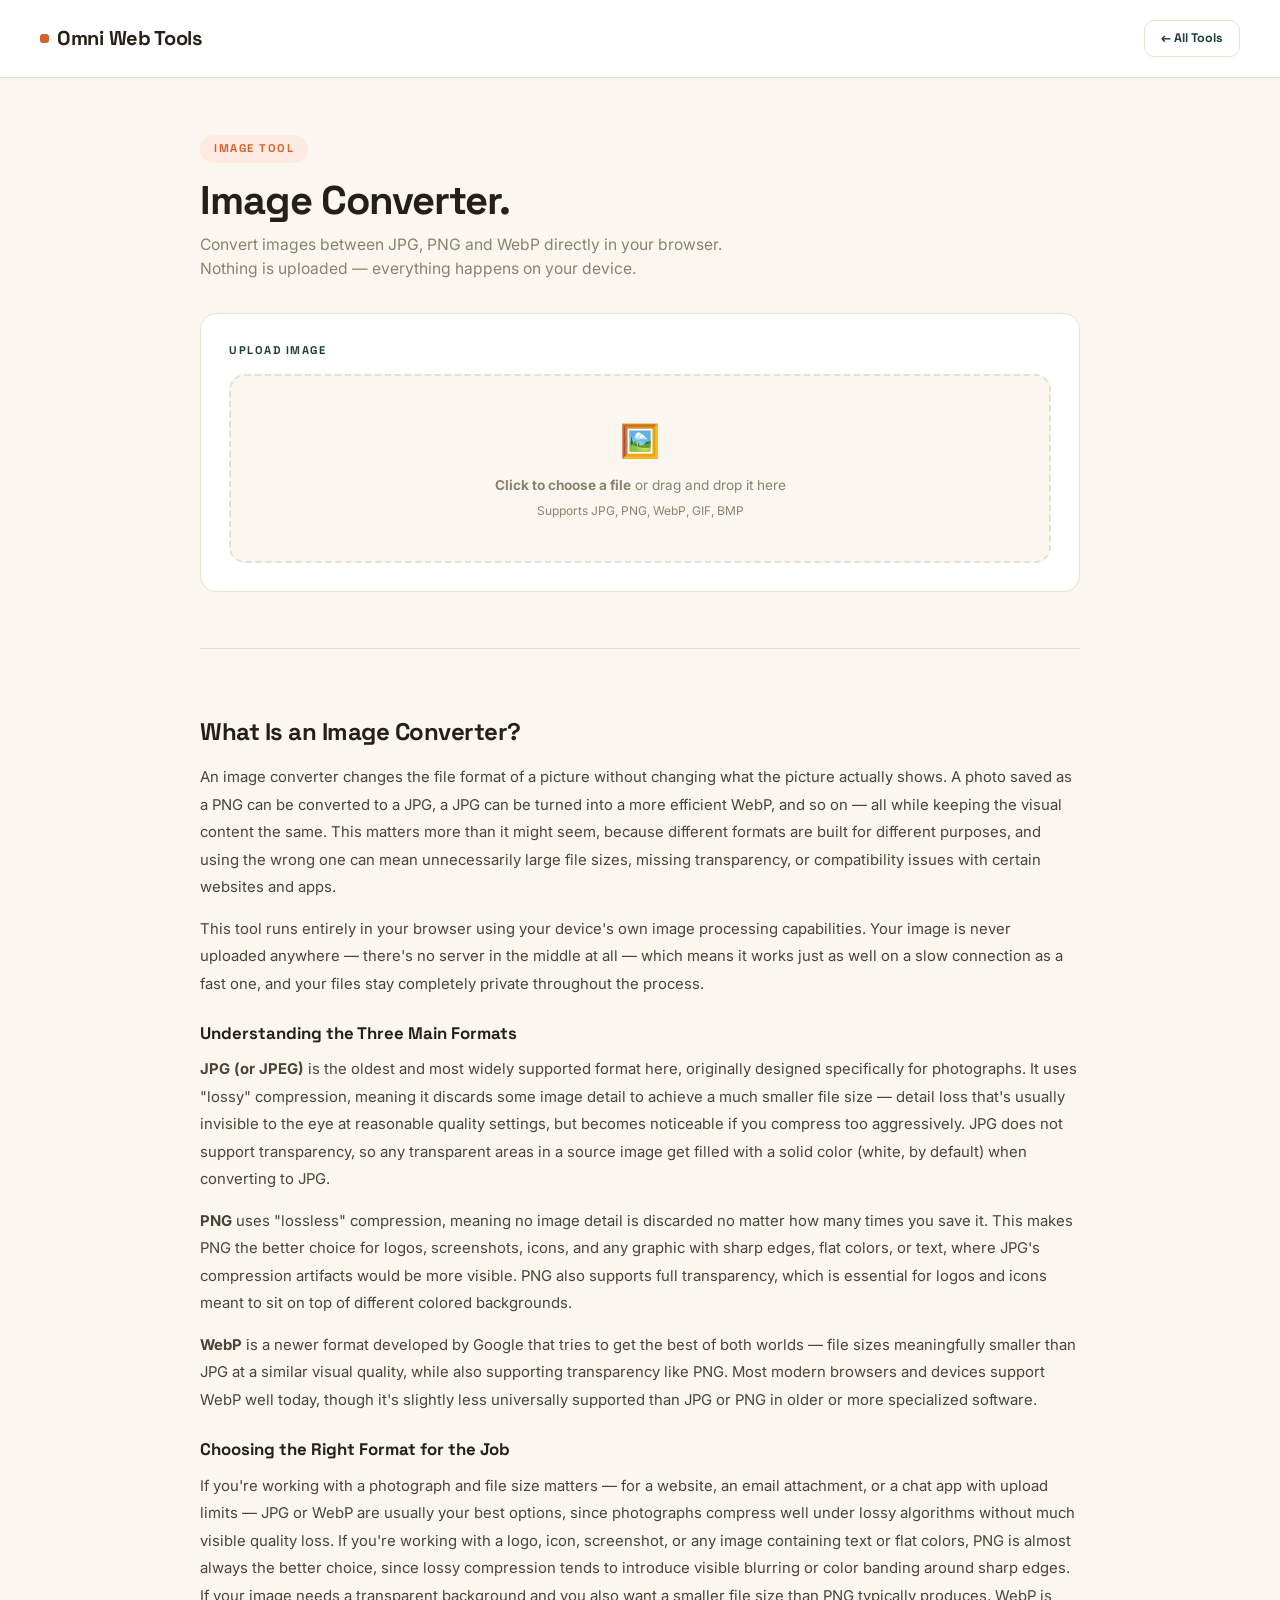
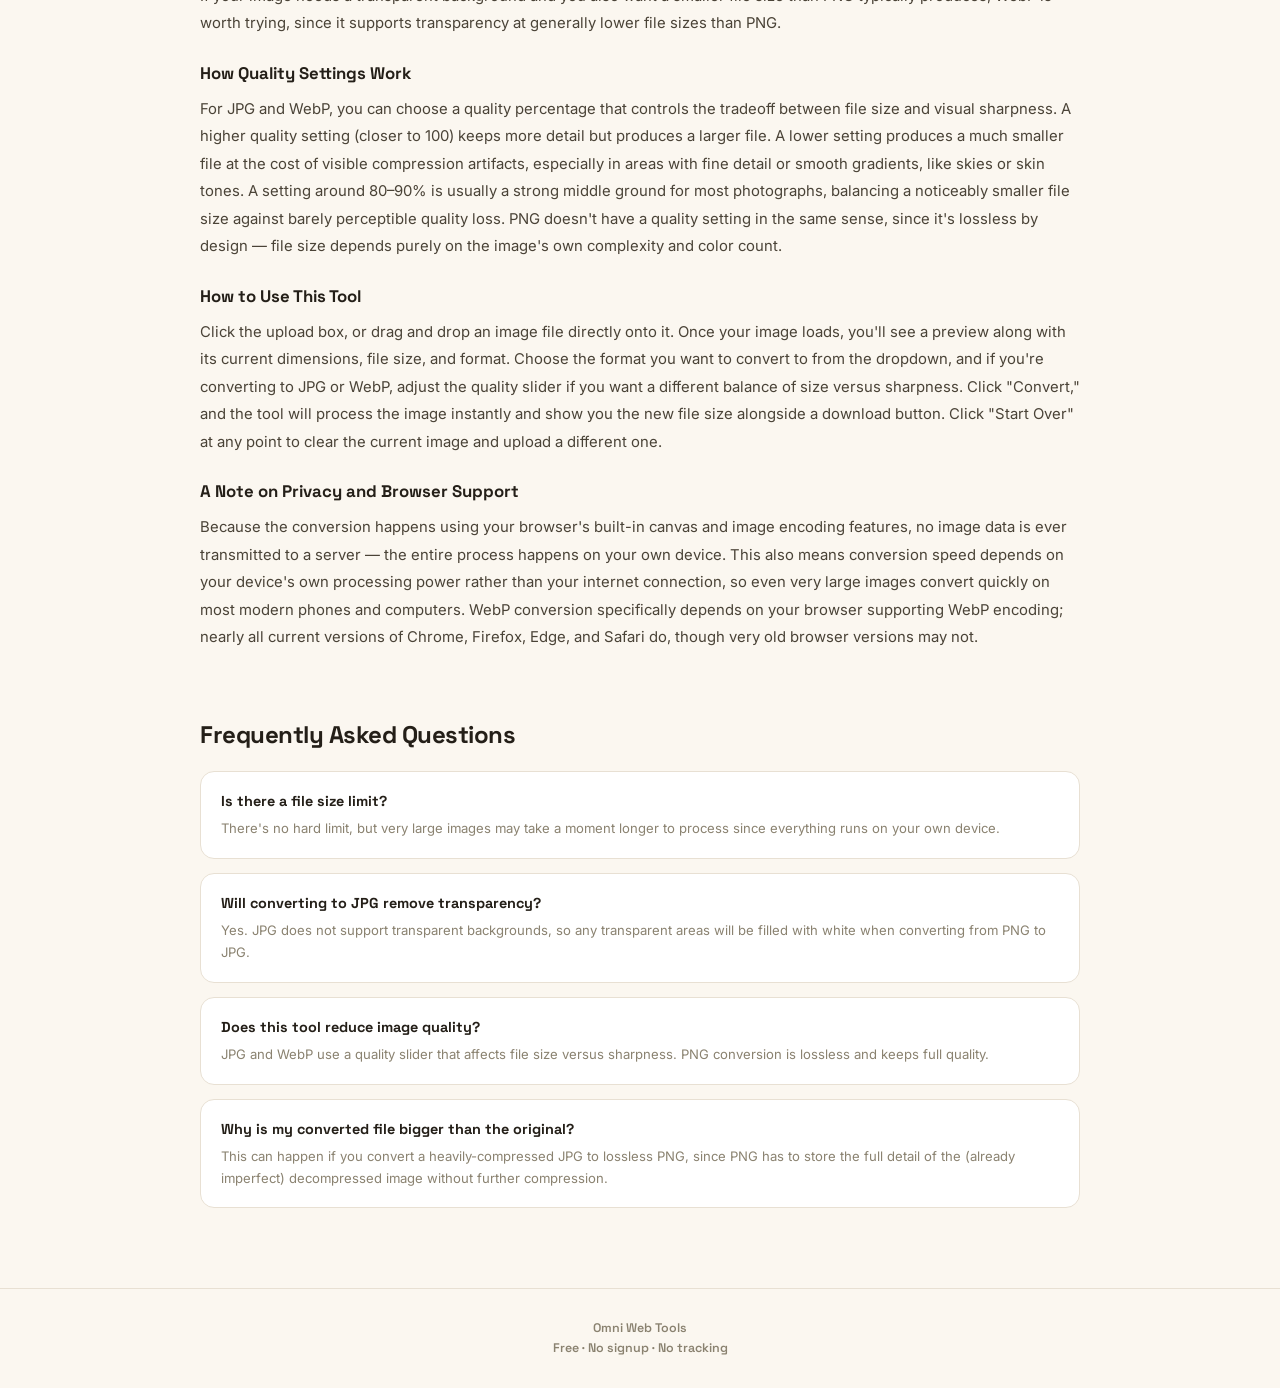
<file: image-converter.html>
<!DOCTYPE html>
<html lang="en">
<head>
<meta charset="UTF-8">
<meta name="viewport" content="width=device-width, initial-scale=1.0">
<title>Image Converter – Omni Web Tools</title>
<link rel="stylesheet" href="style.css">
<link href="https://fonts.googleapis.com/css2?family=Space+Grotesk:wght@500;600;700;800&family=Inter:wght@400;500;600&family=JetBrains+Mono:wght@400;500;700&display=swap" rel="stylesheet">
</head>
<body>

<header>
  <a class="brand" href="index.html"><span class="dot"></span>Omni Web Tools</a>
  <a class="back-link" href="index.html">← All Tools</a>
</header>

<div class="hero">
  <span class="tag">Image Tool</span>
  <h1>Image Converter.</h1>
  <p>Convert images between JPG, PNG and WebP directly in your browser. Nothing is uploaded — everything happens on your device.</p>
</div>

<div class="container">
  <div class="card">
    <div class="section-label">upload image</div>
    <div class="dropzone" id="dropzone">
      <div class="dz-icon">🖼️</div>
      <p><strong>Click to choose a file</strong> or drag and drop it here</p>
      <p style="margin-top:6px;font-size:0.75rem;">Supports JPG, PNG, WebP, GIF, BMP</p>
      <input type="file" id="fileInput" accept="image/*">
    </div>

    <div id="previewArea" style="margin-top:18px;display:none;">
      <img id="previewImg" style="max-width:100%;max-height:280px;border-radius:12px;border:1px solid var(--border);display:block;margin:0 auto;">
      <div class="stats-row" id="fileInfo" style="justify-content:center;margin-top:12px;"></div>
    </div>

    <div class="field-row" id="convertOptions" style="display:none;">
      <div class="field">
        <label>Convert To</label>
        <select id="formatSelect">
          <option value="image/jpeg">JPG</option>
          <option value="image/png">PNG</option>
          <option value="image/webp">WebP</option>
        </select>
      </div>
      <div class="field">
        <label>Quality (JPG / WebP only)</label>
        <input type="number" id="qualityInput" min="10" max="100" value="90">
      </div>
    </div>

    <div class="btn-row" id="actionRow" style="display:none;">
      <button class="btn" onclick="convertImage()">Convert</button>
      <button class="btn ghost" onclick="resetTool()">✕ Start Over</button>
    </div>

    <div id="downloadArea"></div>
  </div>

  <!-- ===== INFORMATIONAL CONTENT (~850 words) ===== -->
  <hr class="divider">

  <div class="content-block">
    <h2>What Is an Image Converter?</h2>
    <p>An image converter changes the file format of a picture without changing what the picture actually shows. A photo saved as a PNG can be converted to a JPG, a JPG can be turned into a more efficient WebP, and so on — all while keeping the visual content the same. This matters more than it might seem, because different formats are built for different purposes, and using the wrong one can mean unnecessarily large file sizes, missing transparency, or compatibility issues with certain websites and apps.</p>
    <p>This tool runs entirely in your browser using your device's own image processing capabilities. Your image is never uploaded anywhere — there's no server in the middle at all — which means it works just as well on a slow connection as a fast one, and your files stay completely private throughout the process.</p>

    <h3 class="sub">Understanding the Three Main Formats</h3>
    <p><strong>JPG (or JPEG)</strong> is the oldest and most widely supported format here, originally designed specifically for photographs. It uses "lossy" compression, meaning it discards some image detail to achieve a much smaller file size — detail loss that's usually invisible to the eye at reasonable quality settings, but becomes noticeable if you compress too aggressively. JPG does not support transparency, so any transparent areas in a source image get filled with a solid color (white, by default) when converting to JPG.</p>
    <p><strong>PNG</strong> uses "lossless" compression, meaning no image detail is discarded no matter how many times you save it. This makes PNG the better choice for logos, screenshots, icons, and any graphic with sharp edges, flat colors, or text, where JPG's compression artifacts would be more visible. PNG also supports full transparency, which is essential for logos and icons meant to sit on top of different colored backgrounds.</p>
    <p><strong>WebP</strong> is a newer format developed by Google that tries to get the best of both worlds — file sizes meaningfully smaller than JPG at a similar visual quality, while also supporting transparency like PNG. Most modern browsers and devices support WebP well today, though it's slightly less universally supported than JPG or PNG in older or more specialized software.</p>

    <h3 class="sub">Choosing the Right Format for the Job</h3>
    <p>If you're working with a photograph and file size matters — for a website, an email attachment, or a chat app with upload limits — JPG or WebP are usually your best options, since photographs compress well under lossy algorithms without much visible quality loss. If you're working with a logo, icon, screenshot, or any image containing text or flat colors, PNG is almost always the better choice, since lossy compression tends to introduce visible blurring or color banding around sharp edges. If your image needs a transparent background and you also want a smaller file size than PNG typically produces, WebP is worth trying, since it supports transparency at generally lower file sizes than PNG.</p>

    <h3 class="sub">How Quality Settings Work</h3>
    <p>For JPG and WebP, you can choose a quality percentage that controls the tradeoff between file size and visual sharpness. A higher quality setting (closer to 100) keeps more detail but produces a larger file. A lower setting produces a much smaller file at the cost of visible compression artifacts, especially in areas with fine detail or smooth gradients, like skies or skin tones. A setting around 80–90% is usually a strong middle ground for most photographs, balancing a noticeably smaller file size against barely perceptible quality loss. PNG doesn't have a quality setting in the same sense, since it's lossless by design — file size depends purely on the image's own complexity and color count.</p>

    <h3 class="sub">How to Use This Tool</h3>
    <p>Click the upload box, or drag and drop an image file directly onto it. Once your image loads, you'll see a preview along with its current dimensions, file size, and format. Choose the format you want to convert to from the dropdown, and if you're converting to JPG or WebP, adjust the quality slider if you want a different balance of size versus sharpness. Click "Convert," and the tool will process the image instantly and show you the new file size alongside a download button. Click "Start Over" at any point to clear the current image and upload a different one.</p>

    <h3 class="sub">A Note on Privacy and Browser Support</h3>
    <p>Because the conversion happens using your browser's built-in canvas and image encoding features, no image data is ever transmitted to a server — the entire process happens on your own device. This also means conversion speed depends on your device's own processing power rather than your internet connection, so even very large images convert quickly on most modern phones and computers. WebP conversion specifically depends on your browser supporting WebP encoding; nearly all current versions of Chrome, Firefox, Edge, and Safari do, though very old browser versions may not.</p>
  </div>

  <div class="content-block">
    <h2>Frequently Asked Questions</h2>
    <div class="faq-list">
      <div class="faq-item">
        <h3>Is there a file size limit?</h3>
        <p>There's no hard limit, but very large images may take a moment longer to process since everything runs on your own device.</p>
      </div>
      <div class="faq-item">
        <h3>Will converting to JPG remove transparency?</h3>
        <p>Yes. JPG does not support transparent backgrounds, so any transparent areas will be filled with white when converting from PNG to JPG.</p>
      </div>
      <div class="faq-item">
        <h3>Does this tool reduce image quality?</h3>
        <p>JPG and WebP use a quality slider that affects file size versus sharpness. PNG conversion is lossless and keeps full quality.</p>
      </div>
      <div class="faq-item">
        <h3>Why is my converted file bigger than the original?</h3>
        <p>This can happen if you convert a heavily-compressed JPG to lossless PNG, since PNG has to store the full detail of the (already imperfect) decompressed image without further compression.</p>
      </div>
    </div>
  </div>

</div>

<footer>Omni Web Tools<br>Free · No signup · No tracking</footer>

<script>
  const dropzone = document.getElementById('dropzone');
  const fileInput = document.getElementById('fileInput');
  let currentImg = null;
  let currentFileName = 'image';

  dropzone.addEventListener('click', () => fileInput.click());
  dropzone.addEventListener('dragover', e => { e.preventDefault(); dropzone.classList.add('dragover'); });
  dropzone.addEventListener('dragleave', () => dropzone.classList.remove('dragover'));
  dropzone.addEventListener('drop', e => {
    e.preventDefault();
    dropzone.classList.remove('dragover');
    if (e.dataTransfer.files.length) handleFile(e.dataTransfer.files[0]);
  });
  fileInput.addEventListener('change', e => {
    if (e.target.files.length) handleFile(e.target.files[0]);
  });

  function handleFile(file){
    if (!file.type.startsWith('image/')) {
      alert('Please select an image file.');
      return;
    }
    currentFileName = file.name.replace(/\.[^/.]+$/, '');
    const reader = new FileReader();
    reader.onload = e => {
      const img = new Image();
      img.onload = () => {
        currentImg = img;
        document.getElementById('previewImg').src = e.target.result;
        document.getElementById('previewArea').style.display = 'block';
        document.getElementById('fileInfo').innerHTML =
          `<span>${img.width} × ${img.height}px</span><span><b>${(file.size/1024).toFixed(1)} KB</b> original</span><span>${file.type}</span>`;
        document.getElementById('convertOptions').style.display = 'flex';
        document.getElementById('actionRow').style.display = 'flex';
        document.getElementById('downloadArea').innerHTML = '';
      };
      img.src = e.target.result;
    };
    reader.readAsDataURL(file);
  }

  function convertImage(){
    if (!currentImg) return;
    const format = document.getElementById('formatSelect').value;
    const quality = Math.min(100, Math.max(10, parseInt(document.getElementById('qualityInput').value) || 90)) / 100;

    const canvas = document.createElement('canvas');
    canvas.width = currentImg.width;
    canvas.height = currentImg.height;
    const ctx = canvas.getContext('2d');

    if (format === 'image/jpeg') {
      ctx.fillStyle = '#ffffff';
      ctx.fillRect(0, 0, canvas.width, canvas.height);
    }
    ctx.drawImage(currentImg, 0, 0);

    canvas.toBlob(blob => {
      if (!blob) { alert('Conversion failed. Your browser may not support this format.'); return; }
      const ext = format === 'image/jpeg' ? 'jpg' : format === 'image/png' ? 'png' : 'webp';
      const url = URL.createObjectURL(blob);
      document.getElementById('downloadArea').innerHTML = `
        <div class="result-box" style="margin-top:16px;">
          <div class="label">Done — New file size: ${(blob.size/1024).toFixed(1)} KB</div>
          <a class="btn" style="margin-top:10px;" href="${url}" download="${currentFileName}.${ext}">⬇ Download ${ext.toUpperCase()}</a>
        </div>`;
    }, format, format === 'image/png' ? undefined : quality);
  }

  function resetTool(){
    currentImg = null;
    fileInput.value = '';
    document.getElementById('previewArea').style.display = 'none';
    document.getElementById('convertOptions').style.display = 'none';
    document.getElementById('actionRow').style.display = 'none';
    document.getElementById('downloadArea').innerHTML = '';
  }
</script>
</body>
</html>
</file>
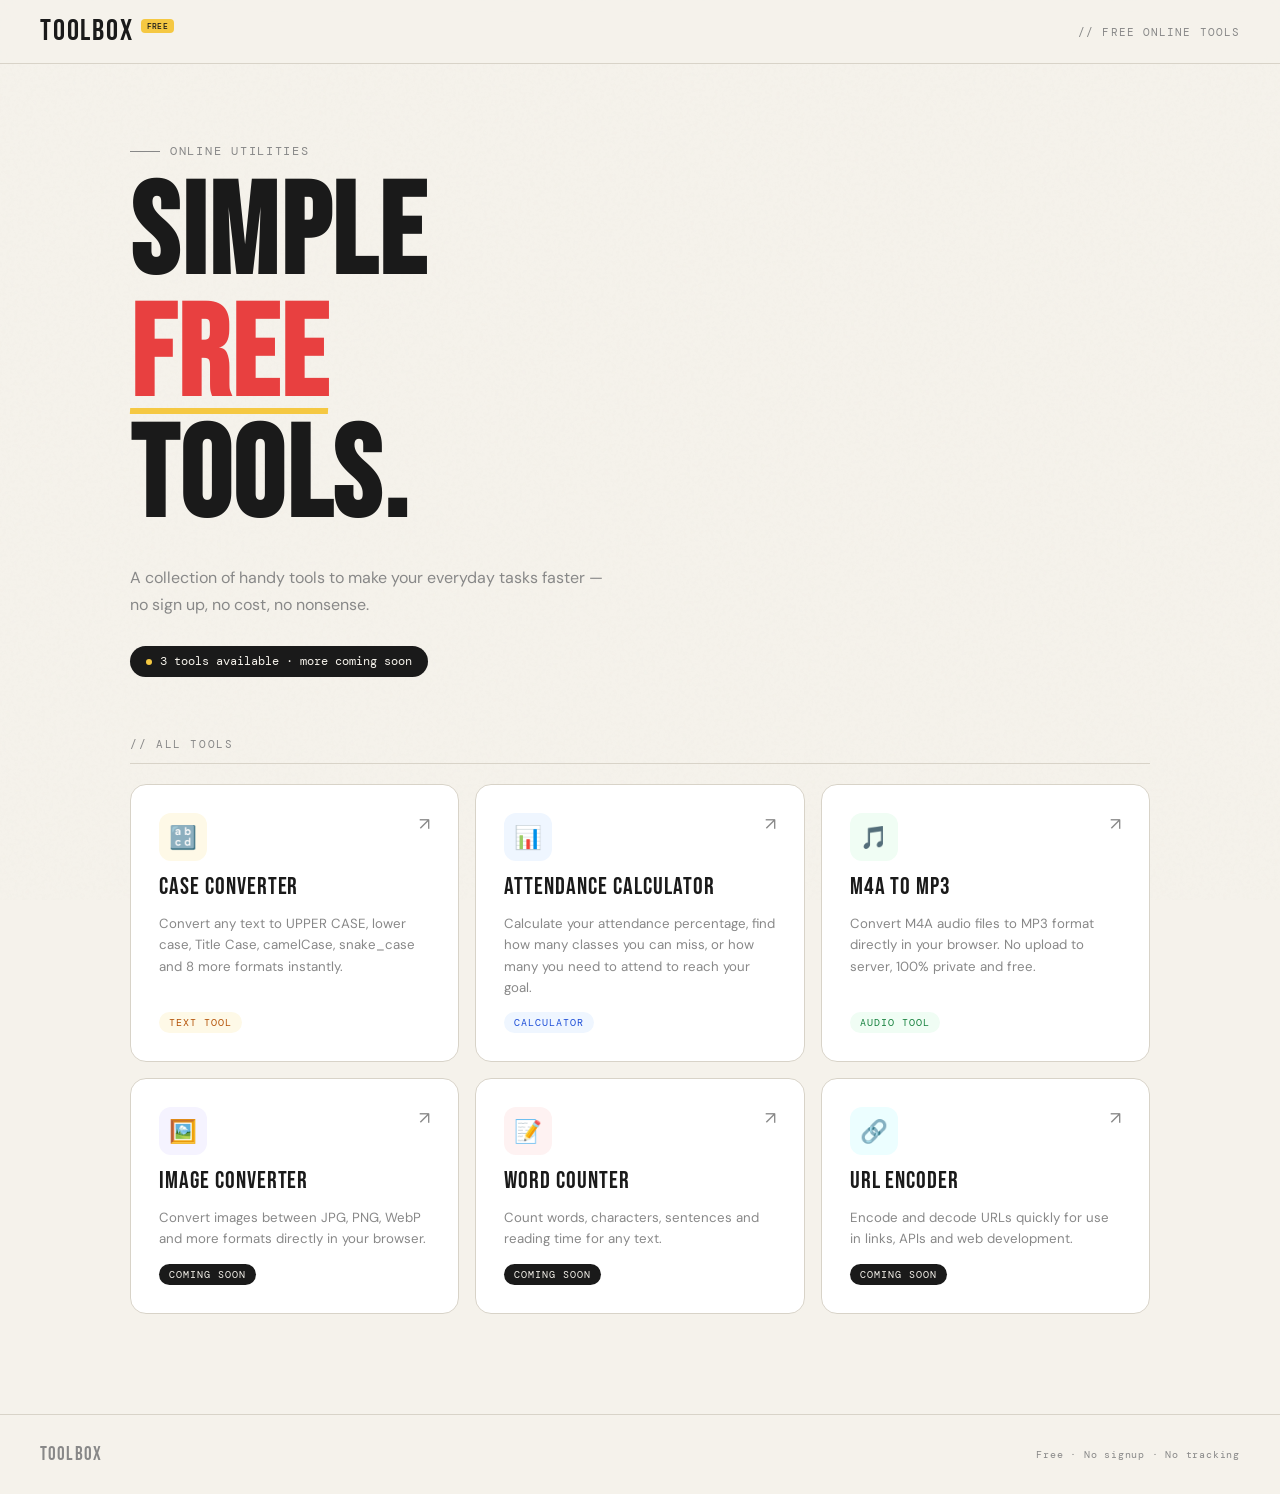
<file: index (3).html>
<!DOCTYPE html>
<html lang="en">
<head>
  <meta charset="UTF-8"/>
  <meta name="viewport" content="width=device-width, initial-scale=1.0"/>
  <title>ToolBox – Free Online Tools</title>
  <link href="https://fonts.googleapis.com/css2?family=Bebas+Neue&family=DM+Sans:wght@400;500;600&family=DM+Mono:wght@400;500&display=swap" rel="stylesheet"/>
  <style>
    *, *::before, *::after { box-sizing: border-box; margin: 0; padding: 0; }

    :root {
      --bg: #f5f2eb;
      --ink: #1a1a1a;
      --muted: #888;
      --border: #d8d3c8;
      --card: #ffffff;
      --accent-yellow: #f5c842;
      --accent-red: #e84040;
      --accent-blue: #2563eb;
      --accent-green: #16a34a;
      --accent-purple: #7c3aed;
      --radius: 16px;
    }

    body {
      background: var(--bg);
      color: var(--ink);
      font-family: 'DM Sans', sans-serif;
      min-height: 100vh;
      overflow-x: hidden;
    }

    /* noise texture overlay */
    body::before {
      content: '';
      position: fixed;
      inset: 0;
      background-image: url("data:image/svg+xml,%3Csvg viewBox='0 0 256 256' xmlns='http://www.w3.org/2000/svg'%3E%3Cfilter id='noise'%3E%3CfeTurbulence type='fractalNoise' baseFrequency='0.9' numOctaves='4' stitchTiles='stitch'/%3E%3C/filter%3E%3Crect width='100%25' height='100%25' filter='url(%23noise)' opacity='0.04'/%3E%3C/svg%3E");
      pointer-events: none;
      z-index: 0;
      opacity: 0.5;
    }

    /* HEADER */
    header {
      position: sticky;
      top: 0;
      z-index: 100;
      background: rgba(245,242,235,0.92);
      backdrop-filter: blur(12px);
      border-bottom: 1px solid var(--border);
      padding: 0 40px;
      height: 64px;
      display: flex;
      align-items: center;
      justify-content: space-between;
    }

    .logo {
      font-family: 'Bebas Neue', sans-serif;
      font-size: 1.9rem;
      letter-spacing: 0.06em;
      color: var(--ink);
      line-height: 1;
    }

    .logo sup {
      font-family: 'DM Mono', monospace;
      font-size: 0.5rem;
      background: var(--accent-yellow);
      color: var(--ink);
      padding: 2px 6px;
      border-radius: 4px;
      vertical-align: super;
      letter-spacing: 0.05em;
      font-weight: 500;
    }

    .header-tag {
      font-family: 'DM Mono', monospace;
      font-size: 0.68rem;
      color: var(--muted);
      letter-spacing: 0.1em;
      text-transform: uppercase;
    }

    /* HERO */
    .hero {
      position: relative;
      z-index: 1;
      padding: 80px 40px 60px;
      max-width: 1100px;
      margin: 0 auto;
    }

    .hero-eyebrow {
      font-family: 'DM Mono', monospace;
      font-size: 0.72rem;
      text-transform: uppercase;
      letter-spacing: 0.15em;
      color: var(--muted);
      margin-bottom: 16px;
      display: flex;
      align-items: center;
      gap: 10px;
    }

    .hero-eyebrow::before {
      content: '';
      width: 30px;
      height: 1px;
      background: var(--muted);
    }

    .hero h1 {
      font-family: 'Bebas Neue', sans-serif;
      font-size: clamp(4rem, 10vw, 8rem);
      line-height: 0.95;
      letter-spacing: 0.02em;
      color: var(--ink);
      margin-bottom: 24px;
    }

    .hero h1 .highlight {
      color: var(--accent-red);
      position: relative;
      display: inline-block;
    }

    .hero h1 .highlight::after {
      content: '';
      position: absolute;
      bottom: 4px;
      left: 0;
      right: 0;
      height: 6px;
      background: var(--accent-yellow);
      z-index: -1;
      transform: skewX(-3deg);
    }

    .hero-desc {
      font-size: 1rem;
      color: var(--muted);
      max-width: 480px;
      line-height: 1.7;
    }

    /* TOOLS COUNT BADGE */
    .tools-count {
      display: inline-flex;
      align-items: center;
      gap: 8px;
      font-family: 'DM Mono', monospace;
      font-size: 0.72rem;
      background: var(--ink);
      color: var(--bg);
      padding: 8px 16px;
      border-radius: 100px;
      margin-top: 28px;
    }

    .tools-count .dot {
      width: 6px;
      height: 6px;
      background: var(--accent-yellow);
      border-radius: 50%;
      animation: pulse 2s infinite;
    }

    @keyframes pulse {
      0%, 100% { opacity: 1; transform: scale(1); }
      50% { opacity: 0.5; transform: scale(0.8); }
    }

    /* GRID */
    .section {
      position: relative;
      z-index: 1;
      max-width: 1100px;
      margin: 0 auto;
      padding: 0 40px 100px;
    }

    .section-label {
      font-family: 'DM Mono', monospace;
      font-size: 0.68rem;
      text-transform: uppercase;
      letter-spacing: 0.15em;
      color: var(--muted);
      margin-bottom: 20px;
      padding-bottom: 12px;
      border-bottom: 1px solid var(--border);
    }

    .tools-grid {
      display: grid;
      grid-template-columns: repeat(auto-fill, minmax(300px, 1fr));
      gap: 16px;
    }

    /* TOOL CARD */
    .tool-card {
      background: var(--card);
      border: 1px solid var(--border);
      border-radius: var(--radius);
      padding: 28px;
      text-decoration: none;
      color: var(--ink);
      display: flex;
      flex-direction: column;
      gap: 14px;
      transition: transform 0.2s, box-shadow 0.2s, border-color 0.2s;
      position: relative;
      overflow: hidden;
    }

    .tool-card::before {
      content: '';
      position: absolute;
      top: 0; left: 0; right: 0;
      height: 3px;
      background: var(--card-accent, var(--accent-yellow));
      transform: scaleX(0);
      transform-origin: left;
      transition: transform 0.3s ease;
    }

    .tool-card:hover {
      transform: translateY(-4px);
      box-shadow: 0 12px 40px rgba(0,0,0,0.1);
      border-color: transparent;
    }

    .tool-card:hover::before {
      transform: scaleX(1);
    }

    .card-top {
      display: flex;
      align-items: flex-start;
      justify-content: space-between;
    }

    .card-icon {
      width: 48px;
      height: 48px;
      border-radius: 12px;
      display: flex;
      align-items: center;
      justify-content: center;
      font-size: 1.4rem;
      background: var(--icon-bg, #f5f2eb);
    }

    .card-arrow {
      font-size: 1.1rem;
      color: var(--muted);
      transition: transform 0.2s, color 0.2s;
    }

    .tool-card:hover .card-arrow {
      transform: translate(3px, -3px);
      color: var(--ink);
    }

    .card-name {
      font-family: 'Bebas Neue', sans-serif;
      font-size: 1.5rem;
      letter-spacing: 0.04em;
      line-height: 1;
    }

    .card-desc {
      font-size: 0.83rem;
      color: var(--muted);
      line-height: 1.6;
      flex: 1;
    }

    .card-tag {
      font-family: 'DM Mono', monospace;
      font-size: 0.62rem;
      text-transform: uppercase;
      letter-spacing: 0.1em;
      padding: 4px 10px;
      border-radius: 100px;
      background: var(--tag-bg, #f5f2eb);
      color: var(--muted);
      align-self: flex-start;
    }

    /* COMING SOON CARD */
    .tool-card.coming-soon {
      opacity: 0.5;
      pointer-events: none;
    }

    .tool-card.coming-soon .card-tag {
      background: var(--ink);
      color: var(--bg);
    }

    /* FOOTER */
    footer {
      position: relative;
      z-index: 1;
      border-top: 1px solid var(--border);
      padding: 28px 40px;
      display: flex;
      align-items: center;
      justify-content: space-between;
    }

    .footer-logo {
      font-family: 'Bebas Neue', sans-serif;
      font-size: 1.2rem;
      letter-spacing: 0.06em;
      color: var(--muted);
    }

    .footer-note {
      font-family: 'DM Mono', monospace;
      font-size: 0.62rem;
      color: var(--muted);
      letter-spacing: 0.08em;
    }

    /* ANIMATIONS */
    .tool-card {
      opacity: 0;
      transform: translateY(20px);
      animation: fadeUp 0.5s ease forwards;
    }

    @keyframes fadeUp {
      to { opacity: 1; transform: translateY(0); }
    }

    .tool-card:nth-child(1) { animation-delay: 0.05s; }
    .tool-card:nth-child(2) { animation-delay: 0.1s; }
    .tool-card:nth-child(3) { animation-delay: 0.15s; }
    .tool-card:nth-child(4) { animation-delay: 0.2s; }
    .tool-card:nth-child(5) { animation-delay: 0.25s; }
    .tool-card:nth-child(6) { animation-delay: 0.3s; }

    @media (max-width: 600px) {
      header { padding: 0 20px; }
      .hero { padding: 50px 20px 40px; }
      .section { padding: 0 20px 60px; }
      .tools-grid { grid-template-columns: 1fr; }
      footer { padding: 20px; flex-direction: column; gap: 8px; text-align: center; }
    }
  </style>
</head>
<body>

<header>
  <div class="logo">ToolBox <sup>FREE</sup></div>
  <div class="header-tag">// free online tools</div>
</header>

<section class="hero">
  <div class="hero-eyebrow">Online Utilities</div>
  <h1>Simple<br><span class="highlight">Free</span><br>Tools.</h1>
  <p class="hero-desc">A collection of handy tools to make your everyday tasks faster — no sign up, no cost, no nonsense.</p>
  <div class="tools-count">
    <span class="dot"></span>
    3 tools available · more coming soon
  </div>
</section>

<div class="section">
  <div class="section-label">// all tools</div>
  <div class="tools-grid">

    <a href="case-converter.html" class="tool-card" style="--card-accent:#f5c842; --icon-bg:#fef9e7;">
      <div class="card-top">
        <div class="card-icon">🔡</div>
        <span class="card-arrow">↗</span>
      </div>
      <div class="card-name">Case Converter</div>
      <div class="card-desc">Convert any text to UPPER CASE, lower case, Title Case, camelCase, snake_case and 8 more formats instantly.</div>
      <span class="card-tag" style="background:#fef9e7; color:#b45309;">Text Tool</span>
    </a>

    <a href="attendance-calculator.html" class="tool-card" style="--card-accent:#2563eb; --icon-bg:#eff6ff;">
      <div class="card-top">
        <div class="card-icon">📊</div>
        <span class="card-arrow">↗</span>
      </div>
      <div class="card-name">Attendance Calculator</div>
      <div class="card-desc">Calculate your attendance percentage, find how many classes you can miss, or how many you need to attend to reach your goal.</div>
      <span class="card-tag" style="background:#eff6ff; color:#1d4ed8;">Calculator</span>
    </a>

    <a href="m4a-to-mp3.html" class="tool-card" style="--card-accent:#16a34a; --icon-bg:#f0fdf4;">
      <div class="card-top">
        <div class="card-icon">🎵</div>
        <span class="card-arrow">↗</span>
      </div>
      <div class="card-name">M4A to MP3</div>
      <div class="card-desc">Convert M4A audio files to MP3 format directly in your browser. No upload to server, 100% private and free.</div>
      <span class="card-tag" style="background:#f0fdf4; color:#15803d;">Audio Tool</span>
    </a>

    <div class="tool-card coming-soon" style="--card-accent:#7c3aed; --icon-bg:#f5f3ff;">
      <div class="card-top">
        <div class="card-icon">🖼️</div>
        <span class="card-arrow">↗</span>
      </div>
      <div class="card-name">Image Converter</div>
      <div class="card-desc">Convert images between JPG, PNG, WebP and more formats directly in your browser.</div>
      <span class="card-tag">Coming Soon</span>
    </div>

    <div class="tool-card coming-soon" style="--card-accent:#e84040; --icon-bg:#fef2f2;">
      <div class="card-top">
        <div class="card-icon">📝</div>
        <span class="card-arrow">↗</span>
      </div>
      <div class="card-name">Word Counter</div>
      <div class="card-desc">Count words, characters, sentences and reading time for any text.</div>
      <span class="card-tag">Coming Soon</span>
    </div>

    <div class="tool-card coming-soon" style="--card-accent:#0891b2; --icon-bg:#ecfeff;">
      <div class="card-top">
        <div class="card-icon">🔗</div>
        <span class="card-arrow">↗</span>
      </div>
      <div class="card-name">URL Encoder</div>
      <div class="card-desc">Encode and decode URLs quickly for use in links, APIs and web development.</div>
      <span class="card-tag">Coming Soon</span>
    </div>

  </div>
</div>

<footer>
  <div class="footer-logo">ToolBox</div>
  <div class="footer-note">Free · No signup · No tracking</div>
</footer>

</body>
</html>
</file>
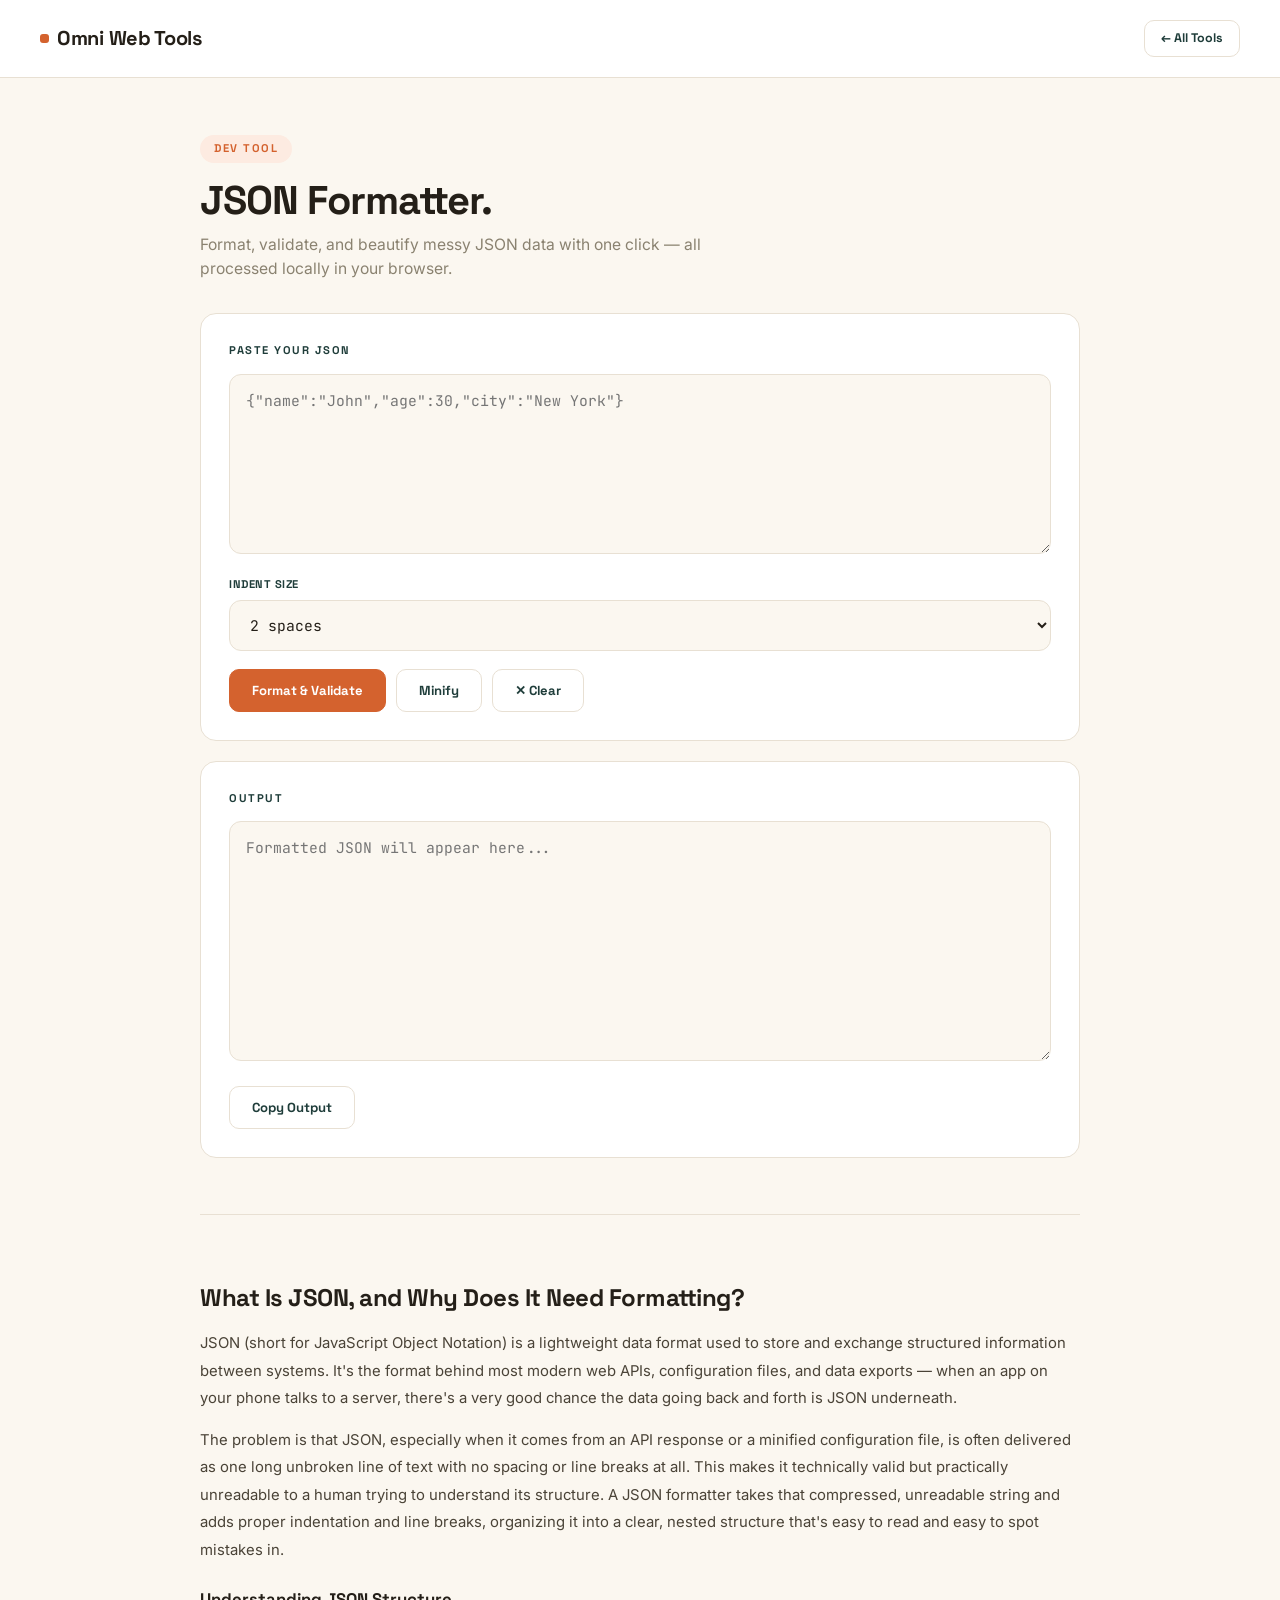
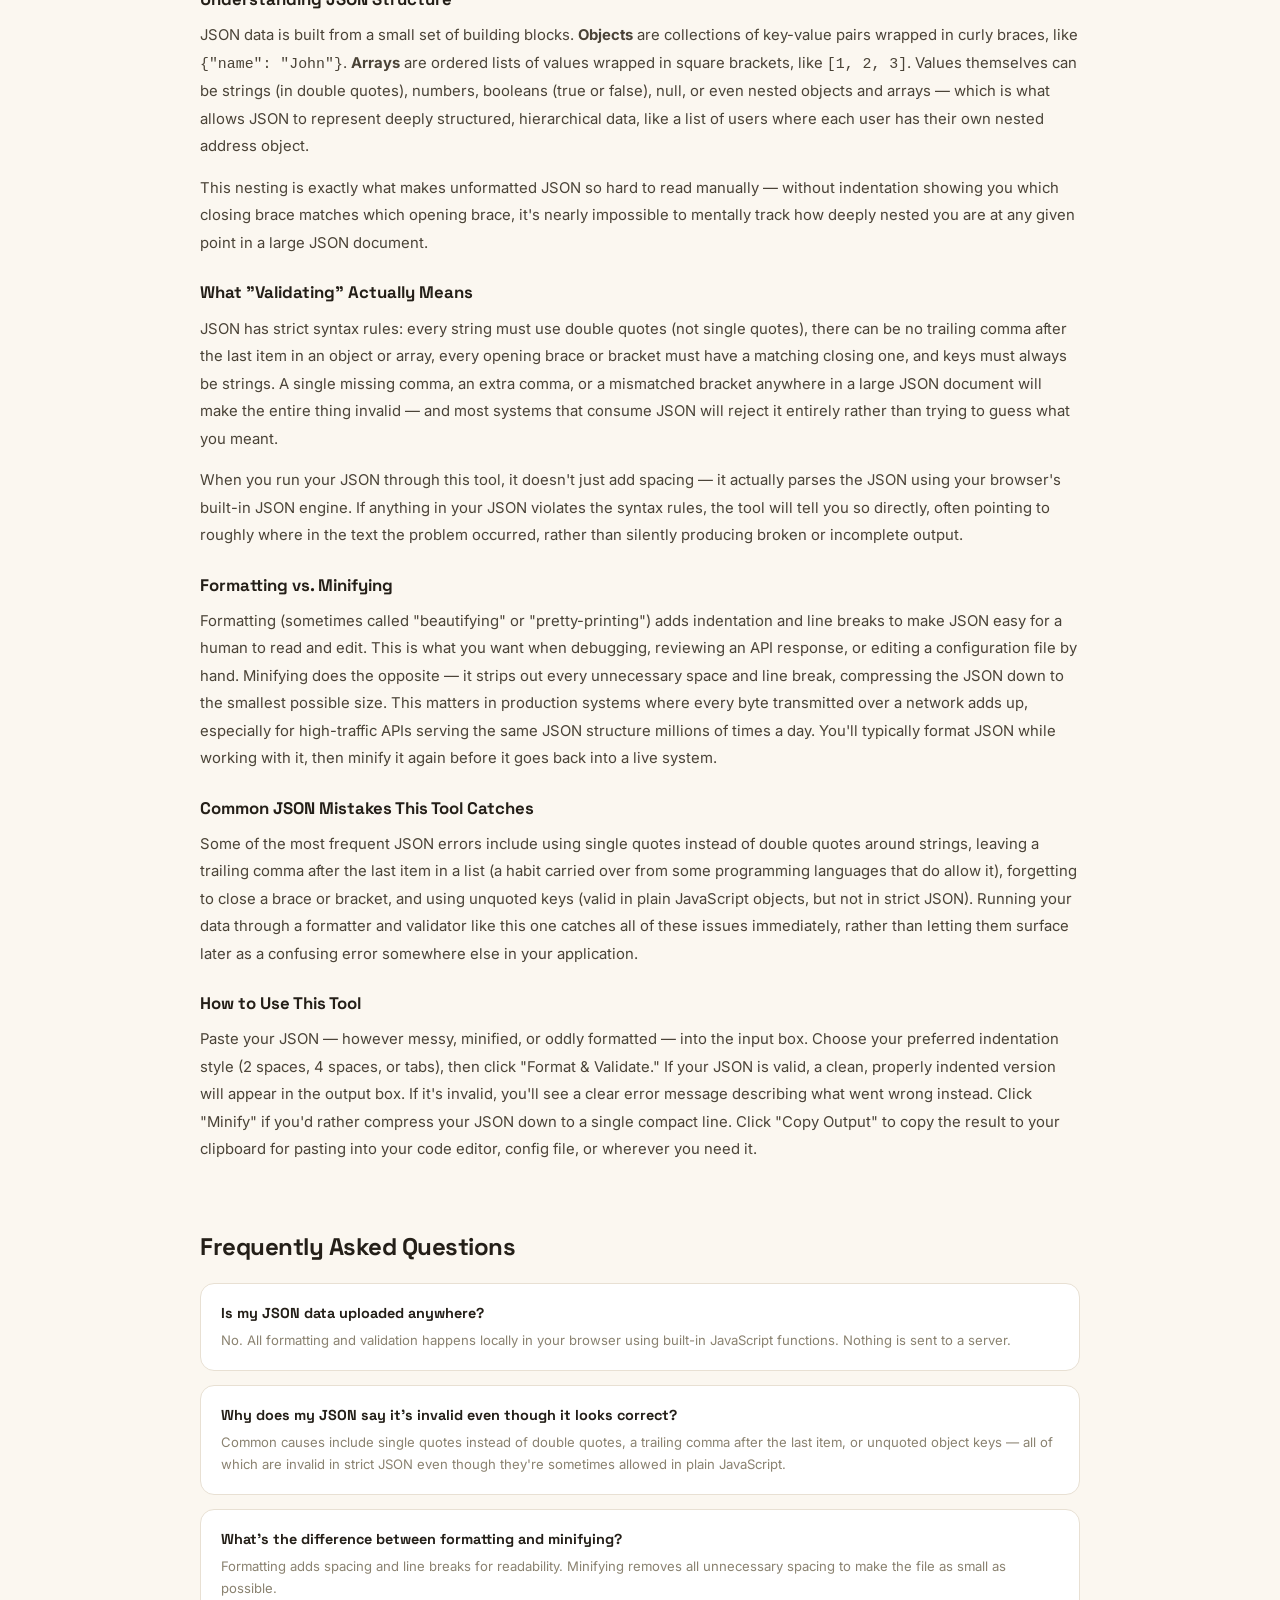
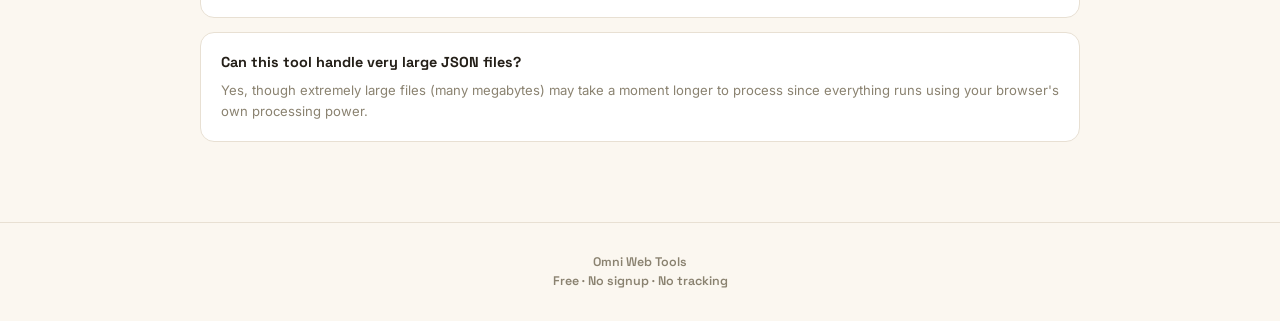
<file: json-formatter.html>
<!DOCTYPE html>
<html lang="en">
<head>
<meta charset="UTF-8">
<meta name="viewport" content="width=device-width, initial-scale=1.0">
<title>JSON Formatter – Omni Web Tools</title>
<link rel="stylesheet" href="style.css">
<link href="https://fonts.googleapis.com/css2?family=Space+Grotesk:wght@500;600;700;800&family=Inter:wght@400;500;600&family=JetBrains+Mono:wght@400;500;700&display=swap" rel="stylesheet">
</head>
<body>

<header>
  <a class="brand" href="index.html"><span class="dot"></span>Omni Web Tools</a>
  <a class="back-link" href="index.html">← All Tools</a>
</header>

<div class="hero">
  <span class="tag">Dev Tool</span>
  <h1>JSON Formatter.</h1>
  <p>Format, validate, and beautify messy JSON data with one click — all processed locally in your browser.</p>
</div>

<div class="container">
  <div class="card">
    <div class="section-label">paste your json</div>
    <textarea id="inputText" placeholder='{"name":"John","age":30,"city":"New York"}'></textarea>
    <div class="field-row">
      <div class="field">
        <label>Indent Size</label>
        <select id="indentSelect">
          <option value="2" selected>2 spaces</option>
          <option value="4">4 spaces</option>
          <option value="tab">Tab</option>
        </select>
      </div>
    </div>
    <div class="btn-row">
      <button class="btn" onclick="formatJSON()">Format & Validate</button>
      <button class="btn ghost" onclick="minifyJSON()">Minify</button>
      <button class="btn ghost" onclick="clearAll()">✕ Clear</button>
    </div>
  </div>

  <div class="card" style="margin-top:20px;">
    <div class="section-label">output</div>
    <textarea id="outputText" placeholder="Formatted JSON will appear here..." readonly style="min-height:240px;"></textarea>
    <div class="btn-row">
      <button class="btn ghost" onclick="copyOutput()">Copy Output</button>
    </div>
    <div id="statusArea"></div>
  </div>

  <!-- ===== INFORMATIONAL CONTENT (~850 words) ===== -->
  <hr class="divider">

  <div class="content-block">
    <h2>What Is JSON, and Why Does It Need Formatting?</h2>
    <p>JSON (short for JavaScript Object Notation) is a lightweight data format used to store and exchange structured information between systems. It's the format behind most modern web APIs, configuration files, and data exports — when an app on your phone talks to a server, there's a very good chance the data going back and forth is JSON underneath.</p>
    <p>The problem is that JSON, especially when it comes from an API response or a minified configuration file, is often delivered as one long unbroken line of text with no spacing or line breaks at all. This makes it technically valid but practically unreadable to a human trying to understand its structure. A JSON formatter takes that compressed, unreadable string and adds proper indentation and line breaks, organizing it into a clear, nested structure that's easy to read and easy to spot mistakes in.</p>

    <h3 class="sub">Understanding JSON Structure</h3>
    <p>JSON data is built from a small set of building blocks. <strong>Objects</strong> are collections of key-value pairs wrapped in curly braces, like <code>{"name": "John"}</code>. <strong>Arrays</strong> are ordered lists of values wrapped in square brackets, like <code>[1, 2, 3]</code>. Values themselves can be strings (in double quotes), numbers, booleans (true or false), null, or even nested objects and arrays — which is what allows JSON to represent deeply structured, hierarchical data, like a list of users where each user has their own nested address object.</p>
    <p>This nesting is exactly what makes unformatted JSON so hard to read manually — without indentation showing you which closing brace matches which opening brace, it's nearly impossible to mentally track how deeply nested you are at any given point in a large JSON document.</p>

    <h3 class="sub">What "Validating" Actually Means</h3>
    <p>JSON has strict syntax rules: every string must use double quotes (not single quotes), there can be no trailing comma after the last item in an object or array, every opening brace or bracket must have a matching closing one, and keys must always be strings. A single missing comma, an extra comma, or a mismatched bracket anywhere in a large JSON document will make the entire thing invalid — and most systems that consume JSON will reject it entirely rather than trying to guess what you meant.</p>
    <p>When you run your JSON through this tool, it doesn't just add spacing — it actually parses the JSON using your browser's built-in JSON engine. If anything in your JSON violates the syntax rules, the tool will tell you so directly, often pointing to roughly where in the text the problem occurred, rather than silently producing broken or incomplete output.</p>

    <h3 class="sub">Formatting vs. Minifying</h3>
    <p>Formatting (sometimes called "beautifying" or "pretty-printing") adds indentation and line breaks to make JSON easy for a human to read and edit. This is what you want when debugging, reviewing an API response, or editing a configuration file by hand. Minifying does the opposite — it strips out every unnecessary space and line break, compressing the JSON down to the smallest possible size. This matters in production systems where every byte transmitted over a network adds up, especially for high-traffic APIs serving the same JSON structure millions of times a day. You'll typically format JSON while working with it, then minify it again before it goes back into a live system.</p>

    <h3 class="sub">Common JSON Mistakes This Tool Catches</h3>
    <p>Some of the most frequent JSON errors include using single quotes instead of double quotes around strings, leaving a trailing comma after the last item in a list (a habit carried over from some programming languages that do allow it), forgetting to close a brace or bracket, and using unquoted keys (valid in plain JavaScript objects, but not in strict JSON). Running your data through a formatter and validator like this one catches all of these issues immediately, rather than letting them surface later as a confusing error somewhere else in your application.</p>

    <h3 class="sub">How to Use This Tool</h3>
    <p>Paste your JSON — however messy, minified, or oddly formatted — into the input box. Choose your preferred indentation style (2 spaces, 4 spaces, or tabs), then click "Format & Validate." If your JSON is valid, a clean, properly indented version will appear in the output box. If it's invalid, you'll see a clear error message describing what went wrong instead. Click "Minify" if you'd rather compress your JSON down to a single compact line. Click "Copy Output" to copy the result to your clipboard for pasting into your code editor, config file, or wherever you need it.</p>
  </div>

  <div class="content-block">
    <h2>Frequently Asked Questions</h2>
    <div class="faq-list">
      <div class="faq-item">
        <h3>Is my JSON data uploaded anywhere?</h3>
        <p>No. All formatting and validation happens locally in your browser using built-in JavaScript functions. Nothing is sent to a server.</p>
      </div>
      <div class="faq-item">
        <h3>Why does my JSON say it's invalid even though it looks correct?</h3>
        <p>Common causes include single quotes instead of double quotes, a trailing comma after the last item, or unquoted object keys — all of which are invalid in strict JSON even though they're sometimes allowed in plain JavaScript.</p>
      </div>
      <div class="faq-item">
        <h3>What's the difference between formatting and minifying?</h3>
        <p>Formatting adds spacing and line breaks for readability. Minifying removes all unnecessary spacing to make the file as small as possible.</p>
      </div>
      <div class="faq-item">
        <h3>Can this tool handle very large JSON files?</h3>
        <p>Yes, though extremely large files (many megabytes) may take a moment longer to process since everything runs using your browser's own processing power.</p>
      </div>
    </div>
  </div>

</div>

<footer>Omni Web Tools<br>Free · No signup · No tracking</footer>
<div class="toast" id="copyToast">✓ Copied to clipboard</div>

<script>
  function formatJSON(){
    const input = document.getElementById('inputText').value;
    const indentSelect = document.getElementById('indentSelect').value;
    const indent = indentSelect === 'tab' ? '\t' : parseInt(indentSelect);
    const status = document.getElementById('statusArea');

    try {
      const parsed = JSON.parse(input);
      const formatted = JSON.stringify(parsed, null, indent);
      document.getElementById('outputText').value = formatted;
      status.innerHTML = `<div class="result-box" style="margin-top:14px;"><div class="label">Valid JSON</div><div style="font-family:var(--mono);font-size:0.85rem;">Your JSON was successfully parsed and formatted.</div></div>`;
    } catch(e) {
      document.getElementById('outputText').value = '';
      status.innerHTML = `<div class="result-box error" style="margin-top:14px;"><div class="label">Invalid JSON</div><div style="font-family:var(--mono);font-size:0.85rem;">${e.message}</div></div>`;
    }
  }

  function minifyJSON(){
    const input = document.getElementById('inputText').value;
    const status = document.getElementById('statusArea');
    try {
      const parsed = JSON.parse(input);
      document.getElementById('outputText').value = JSON.stringify(parsed);
      status.innerHTML = `<div class="result-box" style="margin-top:14px;"><div class="label">Valid JSON</div><div style="font-family:var(--mono);font-size:0.85rem;">Minified successfully.</div></div>`;
    } catch(e) {
      document.getElementById('outputText').value = '';
      status.innerHTML = `<div class="result-box error" style="margin-top:14px;"><div class="label">Invalid JSON</div><div style="font-family:var(--mono);font-size:0.85rem;">${e.message}</div></div>`;
    }
  }

  function clearAll(){
    document.getElementById('inputText').value = '';
    document.getElementById('outputText').value = '';
    document.getElementById('statusArea').innerHTML = '';
  }

  function copyOutput(){
    const out = document.getElementById('outputText').value;
    if(!out) return;
    navigator.clipboard.writeText(out).then(() => {
      const toast = document.getElementById('copyToast');
      toast.classList.add('show');
      setTimeout(() => toast.classList.remove('show'), 2000);
    });
  }
</script>
</body>
</html>
</file>
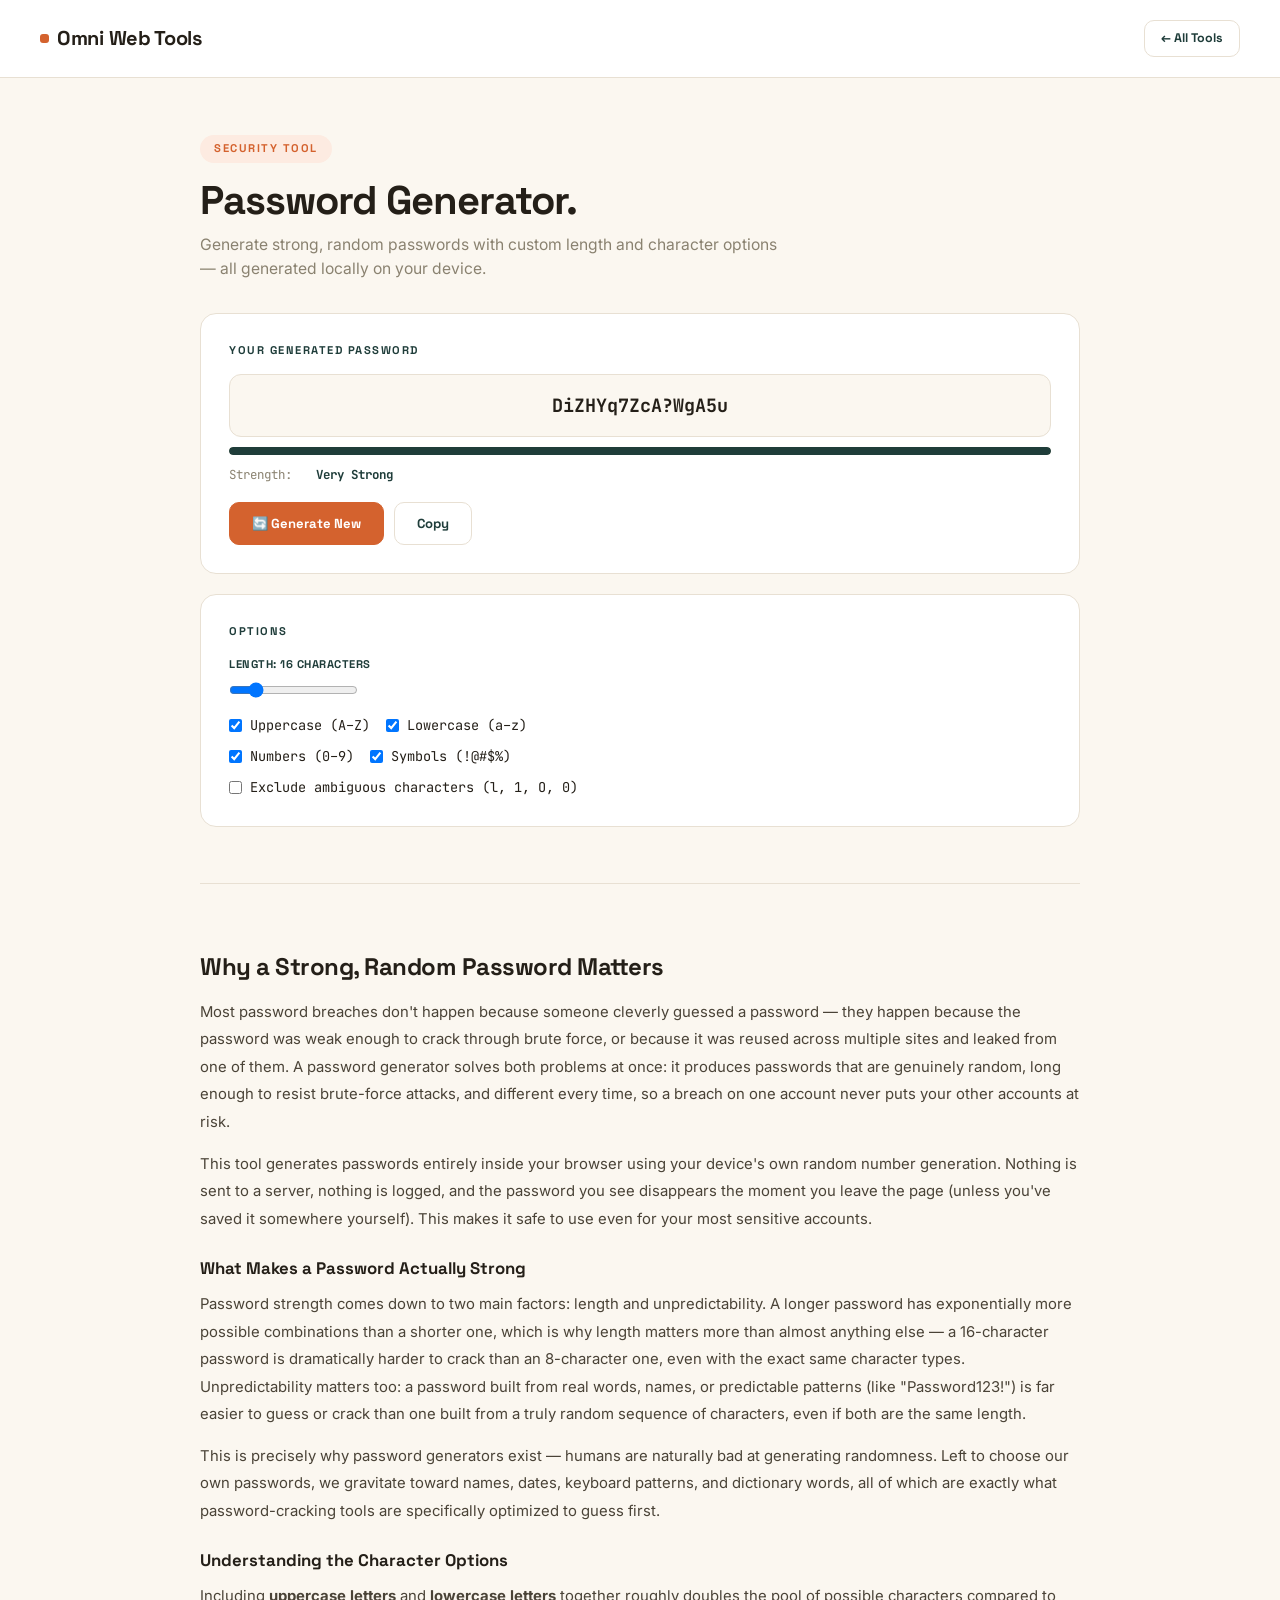
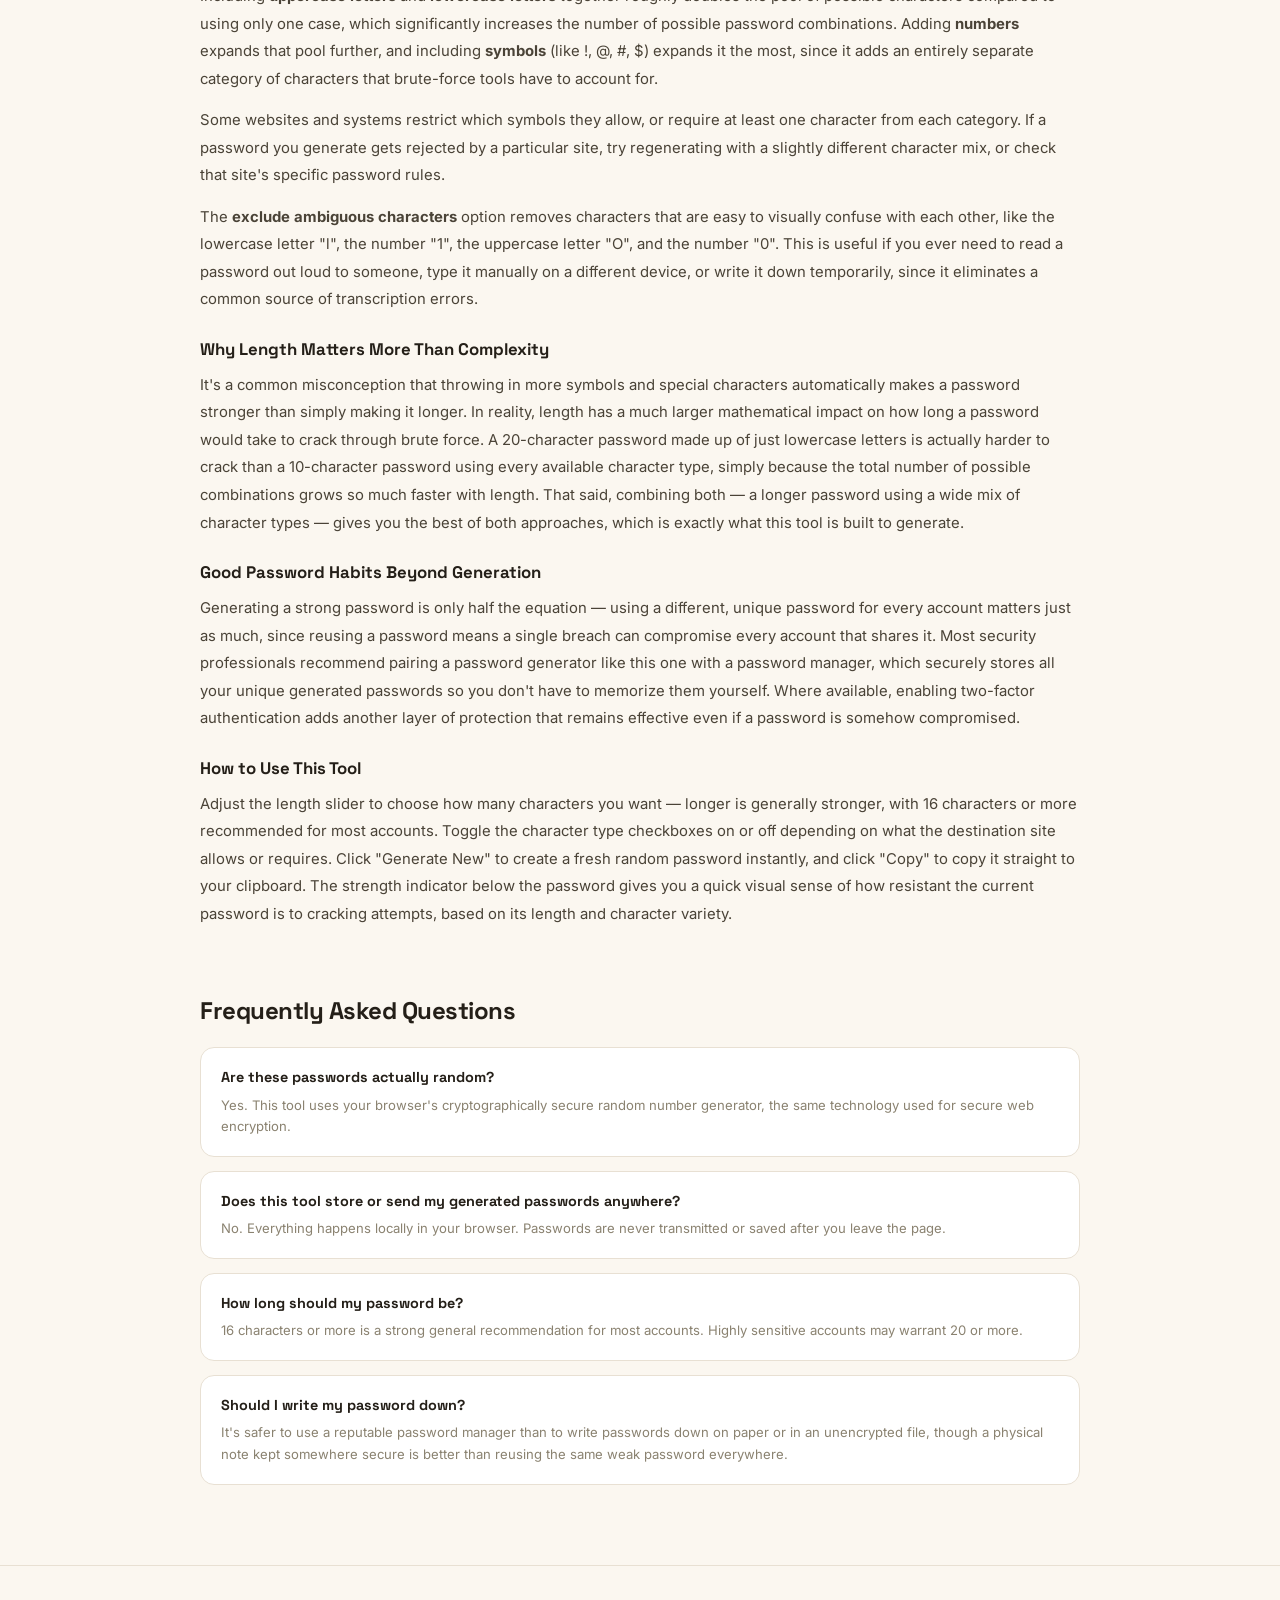
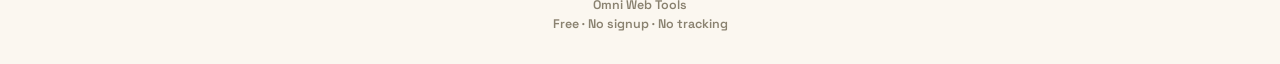
<file: password-generator.html>
<!DOCTYPE html>
<html lang="en">
<head>
<meta charset="UTF-8">
<meta name="viewport" content="width=device-width, initial-scale=1.0">
<title>Password Generator – Omni Web Tools</title>
<link rel="stylesheet" href="style.css">
<link href="https://fonts.googleapis.com/css2?family=Space+Grotesk:wght@500;600;700;800&family=Inter:wght@400;500;600&family=JetBrains+Mono:wght@400;500;700&display=swap" rel="stylesheet">
</head>
<body>

<header>
  <a class="brand" href="index.html"><span class="dot"></span>Omni Web Tools</a>
  <a class="back-link" href="index.html">← All Tools</a>
</header>

<div class="hero">
  <span class="tag">Security Tool</span>
  <h1>Password Generator.</h1>
  <p>Generate strong, random passwords with custom length and character options — all generated locally on your device.</p>
</div>

<div class="container">
  <div class="card">
    <div class="section-label">your generated password</div>
    <input type="text" id="passwordOutput" readonly style="font-size:1.15rem;font-weight:700;text-align:center;padding:18px;">
    <div class="strength-bar"><div class="strength-bar-fill" id="strengthFill"></div></div>
    <div class="stats-row" id="strengthLabel" style="margin-top:10px;">Strength: —</div>
    <div class="btn-row">
      <button class="btn" onclick="generatePassword()">🔄 Generate New</button>
      <button class="btn ghost" onclick="copyPassword()">Copy</button>
    </div>
  </div>

  <div class="card" style="margin-top:20px;">
    <div class="section-label">options</div>
    <div class="field-row">
      <div class="field">
        <label>Length: <span id="lengthValue">16</span> characters</label>
        <input type="range" id="lengthSlider" min="6" max="64" value="16" style="padding:0;">
      </div>
    </div>
    <div class="field-row" style="margin-top:10px;">
      <label class="checkbox-row"><input type="checkbox" id="optUpper" checked> Uppercase (A–Z)</label>
      <label class="checkbox-row"><input type="checkbox" id="optLower" checked> Lowercase (a–z)</label>
    </div>
    <div class="field-row" style="margin-top:10px;">
      <label class="checkbox-row"><input type="checkbox" id="optNumbers" checked> Numbers (0–9)</label>
      <label class="checkbox-row"><input type="checkbox" id="optSymbols" checked> Symbols (!@#$%)</label>
    </div>
    <div class="field-row" style="margin-top:10px;">
      <label class="checkbox-row"><input type="checkbox" id="optAmbiguous"> Exclude ambiguous characters (l, 1, O, 0)</label>
    </div>
  </div>

  <!-- ===== INFORMATIONAL CONTENT (~850 words) ===== -->
  <hr class="divider">

  <div class="content-block">
    <h2>Why a Strong, Random Password Matters</h2>
    <p>Most password breaches don't happen because someone cleverly guessed a password — they happen because the password was weak enough to crack through brute force, or because it was reused across multiple sites and leaked from one of them. A password generator solves both problems at once: it produces passwords that are genuinely random, long enough to resist brute-force attacks, and different every time, so a breach on one account never puts your other accounts at risk.</p>
    <p>This tool generates passwords entirely inside your browser using your device's own random number generation. Nothing is sent to a server, nothing is logged, and the password you see disappears the moment you leave the page (unless you've saved it somewhere yourself). This makes it safe to use even for your most sensitive accounts.</p>

    <h3 class="sub">What Makes a Password Actually Strong</h3>
    <p>Password strength comes down to two main factors: length and unpredictability. A longer password has exponentially more possible combinations than a shorter one, which is why length matters more than almost anything else — a 16-character password is dramatically harder to crack than an 8-character one, even with the exact same character types. Unpredictability matters too: a password built from real words, names, or predictable patterns (like "Password123!") is far easier to guess or crack than one built from a truly random sequence of characters, even if both are the same length.</p>
    <p>This is precisely why password generators exist — humans are naturally bad at generating randomness. Left to choose our own passwords, we gravitate toward names, dates, keyboard patterns, and dictionary words, all of which are exactly what password-cracking tools are specifically optimized to guess first.</p>

    <h3 class="sub">Understanding the Character Options</h3>
    <p>Including <strong>uppercase letters</strong> and <strong>lowercase letters</strong> together roughly doubles the pool of possible characters compared to using only one case, which significantly increases the number of possible password combinations. Adding <strong>numbers</strong> expands that pool further, and including <strong>symbols</strong> (like !, @, #, $) expands it the most, since it adds an entirely separate category of characters that brute-force tools have to account for.</p>
    <p>Some websites and systems restrict which symbols they allow, or require at least one character from each category. If a password you generate gets rejected by a particular site, try regenerating with a slightly different character mix, or check that site's specific password rules.</p>
    <p>The <strong>exclude ambiguous characters</strong> option removes characters that are easy to visually confuse with each other, like the lowercase letter "l", the number "1", the uppercase letter "O", and the number "0". This is useful if you ever need to read a password out loud to someone, type it manually on a different device, or write it down temporarily, since it eliminates a common source of transcription errors.</p>

    <h3 class="sub">Why Length Matters More Than Complexity</h3>
    <p>It's a common misconception that throwing in more symbols and special characters automatically makes a password stronger than simply making it longer. In reality, length has a much larger mathematical impact on how long a password would take to crack through brute force. A 20-character password made up of just lowercase letters is actually harder to crack than a 10-character password using every available character type, simply because the total number of possible combinations grows so much faster with length. That said, combining both — a longer password using a wide mix of character types — gives you the best of both approaches, which is exactly what this tool is built to generate.</p>

    <h3 class="sub">Good Password Habits Beyond Generation</h3>
    <p>Generating a strong password is only half the equation — using a different, unique password for every account matters just as much, since reusing a password means a single breach can compromise every account that shares it. Most security professionals recommend pairing a password generator like this one with a password manager, which securely stores all your unique generated passwords so you don't have to memorize them yourself. Where available, enabling two-factor authentication adds another layer of protection that remains effective even if a password is somehow compromised.</p>

    <h3 class="sub">How to Use This Tool</h3>
    <p>Adjust the length slider to choose how many characters you want — longer is generally stronger, with 16 characters or more recommended for most accounts. Toggle the character type checkboxes on or off depending on what the destination site allows or requires. Click "Generate New" to create a fresh random password instantly, and click "Copy" to copy it straight to your clipboard. The strength indicator below the password gives you a quick visual sense of how resistant the current password is to cracking attempts, based on its length and character variety.</p>
  </div>

  <div class="content-block">
    <h2>Frequently Asked Questions</h2>
    <div class="faq-list">
      <div class="faq-item">
        <h3>Are these passwords actually random?</h3>
        <p>Yes. This tool uses your browser's cryptographically secure random number generator, the same technology used for secure web encryption.</p>
      </div>
      <div class="faq-item">
        <h3>Does this tool store or send my generated passwords anywhere?</h3>
        <p>No. Everything happens locally in your browser. Passwords are never transmitted or saved after you leave the page.</p>
      </div>
      <div class="faq-item">
        <h3>How long should my password be?</h3>
        <p>16 characters or more is a strong general recommendation for most accounts. Highly sensitive accounts may warrant 20 or more.</p>
      </div>
      <div class="faq-item">
        <h3>Should I write my password down?</h3>
        <p>It's safer to use a reputable password manager than to write passwords down on paper or in an unencrypted file, though a physical note kept somewhere secure is better than reusing the same weak password everywhere.</p>
      </div>
    </div>
  </div>

</div>

<footer>Omni Web Tools<br>Free · No signup · No tracking</footer>
<div class="toast" id="copyToast">✓ Copied to clipboard</div>

<script>
  const lengthSlider = document.getElementById('lengthSlider');
  const lengthValue = document.getElementById('lengthValue');
  lengthSlider.addEventListener('input', () => {
    lengthValue.textContent = lengthSlider.value;
    generatePassword();
  });

  ['optUpper','optLower','optNumbers','optSymbols','optAmbiguous'].forEach(id => {
    document.getElementById(id).addEventListener('change', generatePassword);
  });

  function generatePassword(){
    const length = parseInt(lengthSlider.value);
    const useUpper = document.getElementById('optUpper').checked;
    const useLower = document.getElementById('optLower').checked;
    const useNumbers = document.getElementById('optNumbers').checked;
    const useSymbols = document.getElementById('optSymbols').checked;
    const excludeAmbiguous = document.getElementById('optAmbiguous').checked;

    let upper = 'ABCDEFGHIJKLMNOPQRSTUVWXYZ';
    let lower = 'abcdefghijklmnopqrstuvwxyz';
    let numbers = '0123456789';
    let symbols = '!@#$%^&*()_+-=[]{}|;:,.<>?';

    if (excludeAmbiguous) {
      upper = upper.replace(/[O]/g, '');
      lower = lower.replace(/[l]/g, '');
      numbers = numbers.replace(/[01]/g, '');
    }

    let pool = '';
    if (useUpper) pool += upper;
    if (useLower) pool += lower;
    if (useNumbers) pool += numbers;
    if (useSymbols) pool += symbols;

    if (!pool) {
      document.getElementById('passwordOutput').value = 'Select at least one option';
      return;
    }

    const array = new Uint32Array(length);
    crypto.getRandomValues(array);
    let result = '';
    for (let i = 0; i < length; i++) {
      result += pool[array[i] % pool.length];
    }

    document.getElementById('passwordOutput').value = result;
    updateStrength(result, length, [useUpper,useLower,useNumbers,useSymbols].filter(Boolean).length);
  }

  function updateStrength(pw, length, varietyCount){
    let score = 0;
    if (length >= 8) score++;
    if (length >= 12) score++;
    if (length >= 16) score++;
    if (length >= 20) score++;
    score += varietyCount;

    let label, color, pct;
    if (score <= 2) { label = 'Weak'; color = '#b3401f'; pct = 25; }
    else if (score <= 4) { label = 'Fair'; color = '#d4622e'; pct = 50; }
    else if (score <= 6) { label = 'Strong'; color = '#1f3d3a'; pct = 75; }
    else { label = 'Very Strong'; color = '#1f3d3a'; pct = 100; }

    document.getElementById('strengthLabel').innerHTML = `Strength: <b style="color:${color}">${label}</b>`;
    const fill = document.getElementById('strengthFill');
    fill.style.width = pct + '%';
    fill.style.background = color;
  }

  function copyPassword(){
    const pw = document.getElementById('passwordOutput').value;
    if (!pw) return;
    navigator.clipboard.writeText(pw).then(() => {
      const toast = document.getElementById('copyToast');
      toast.classList.add('show');
      setTimeout(() => toast.classList.remove('show'), 2000);
    });
  }

  generatePassword();
</script>
</body>
</html>
</file>
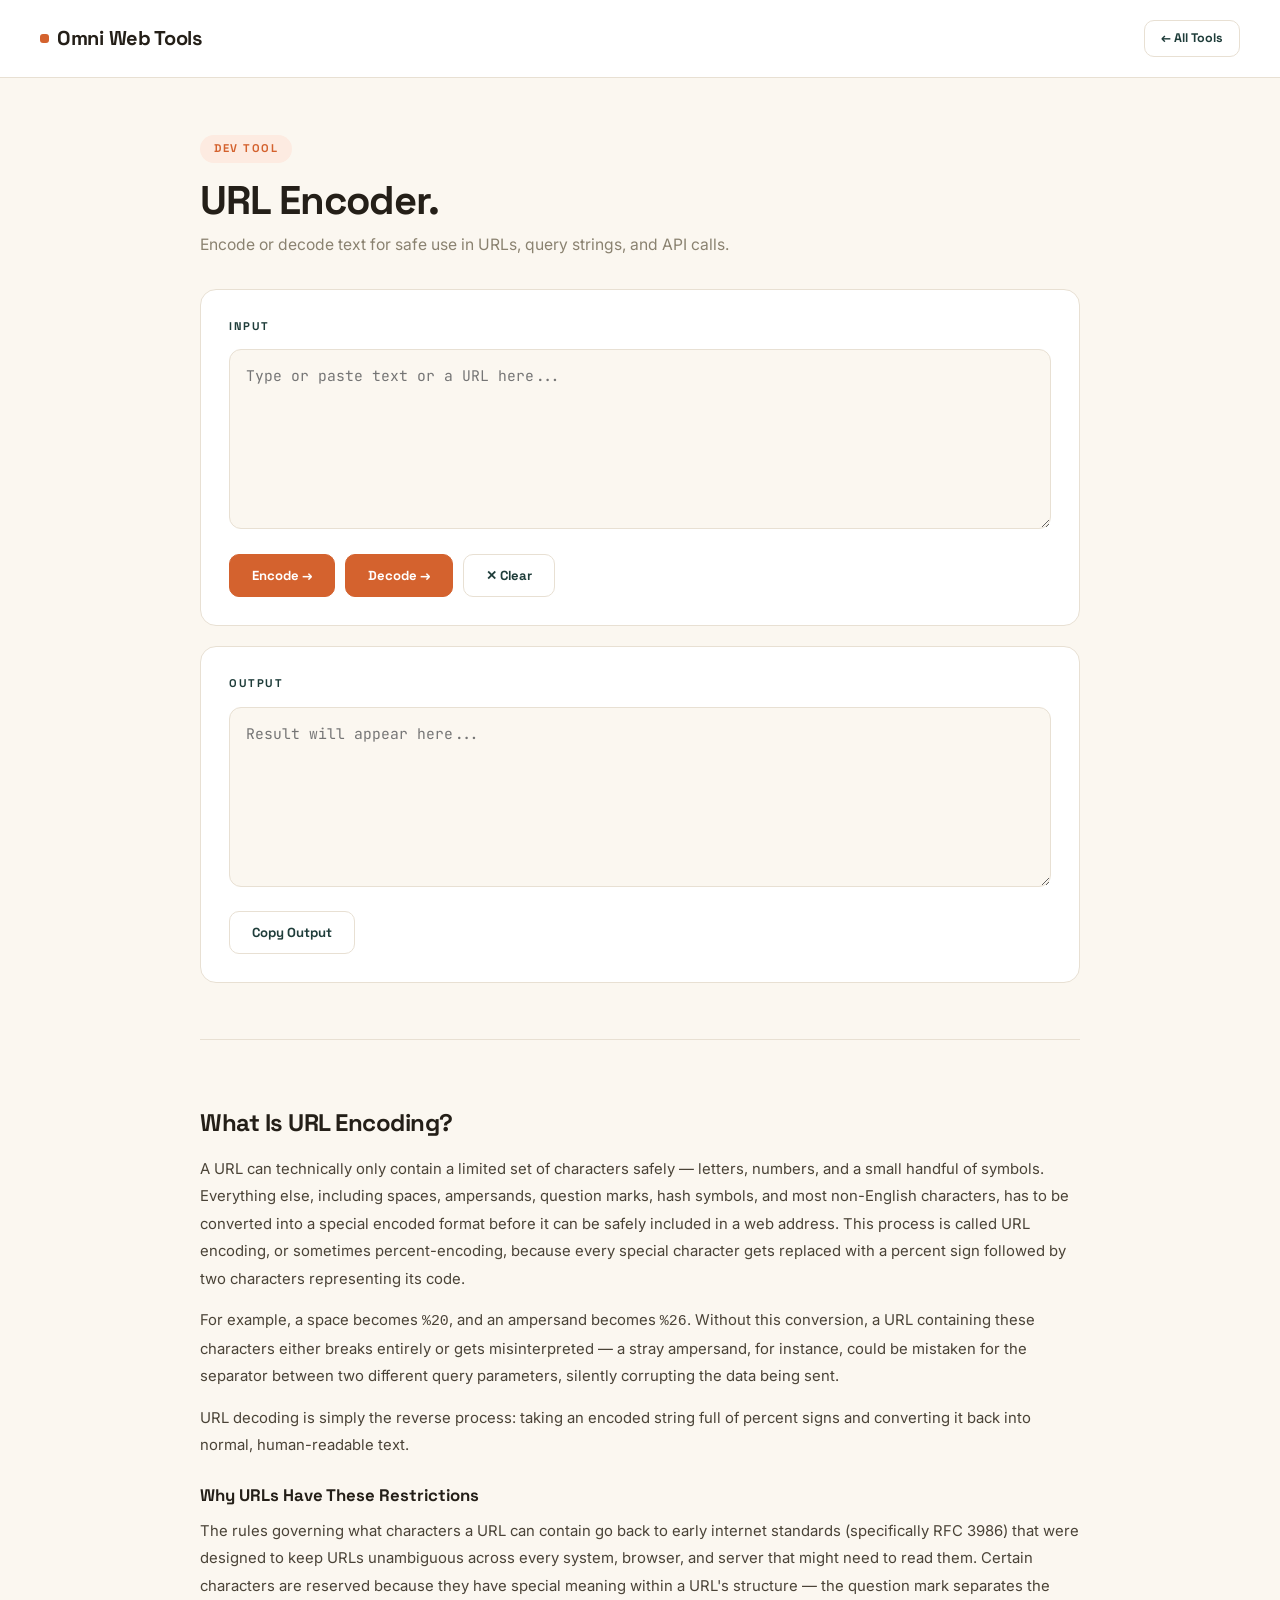
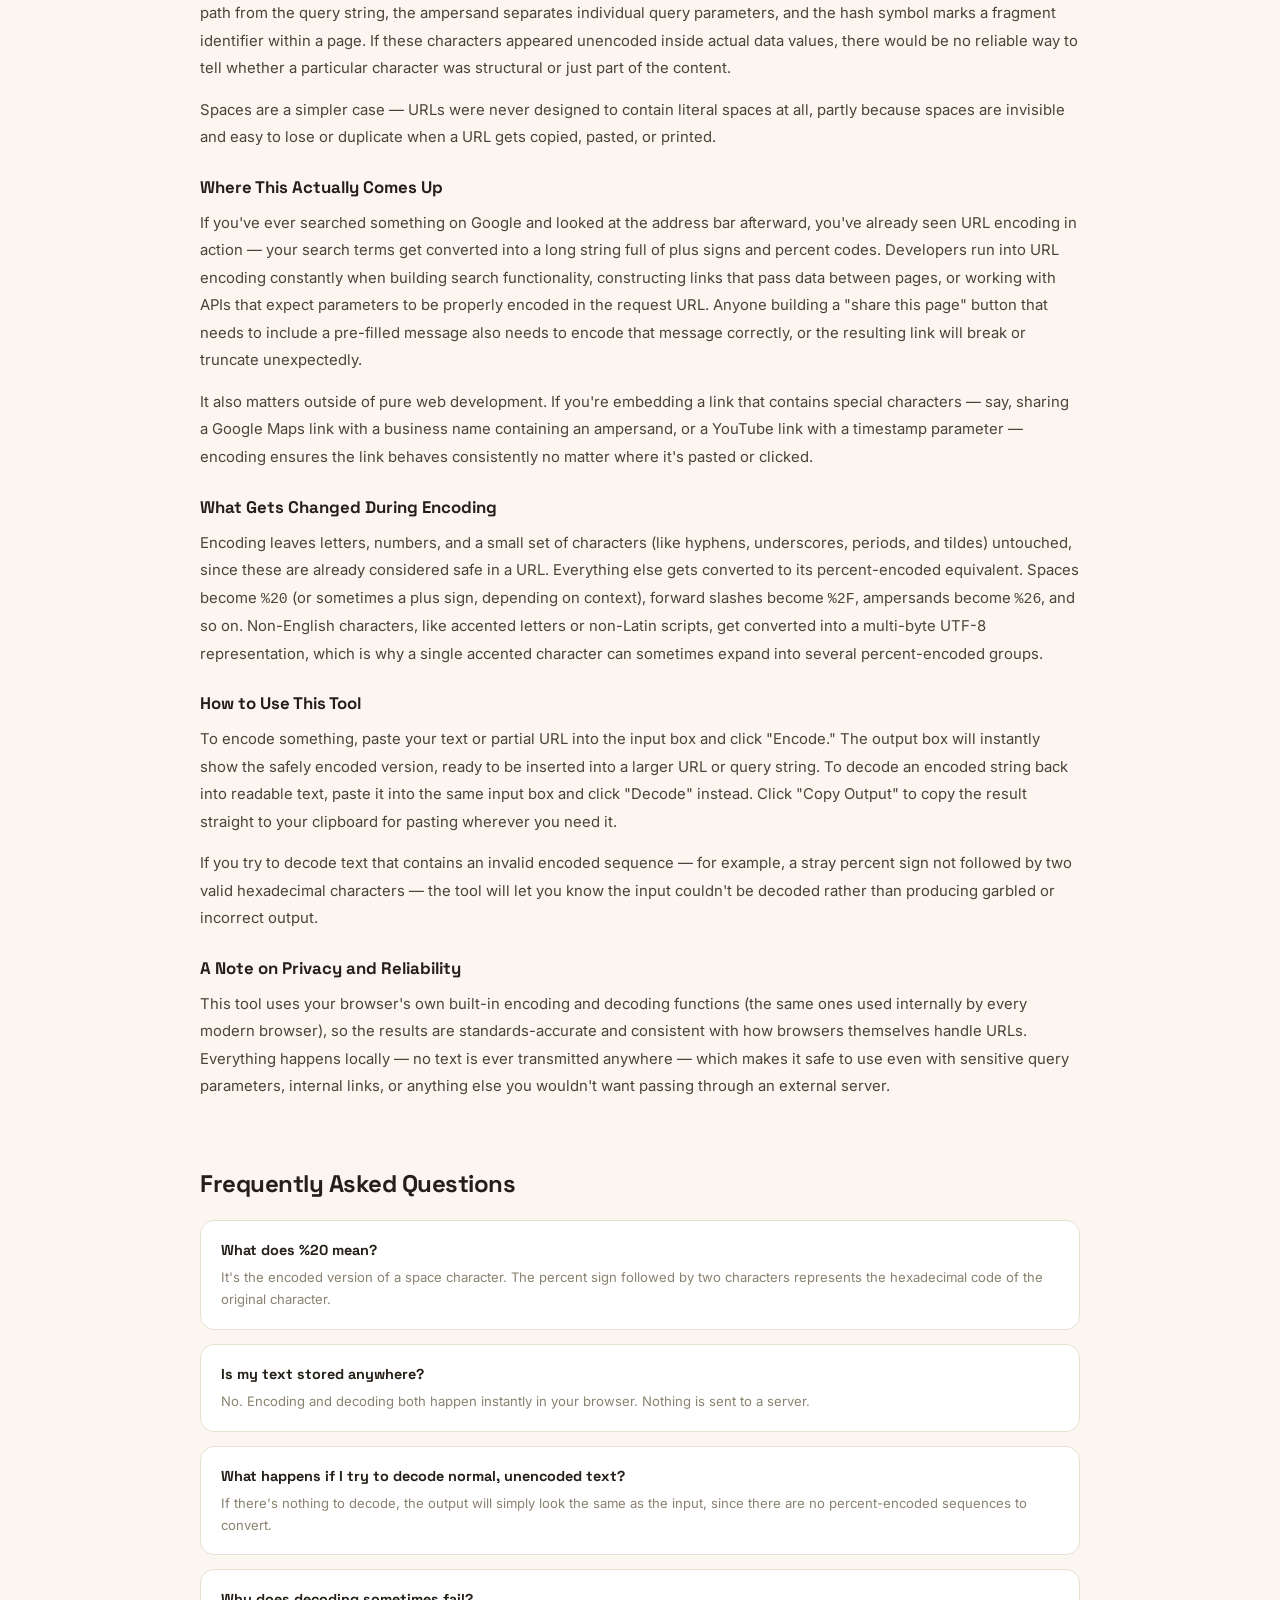
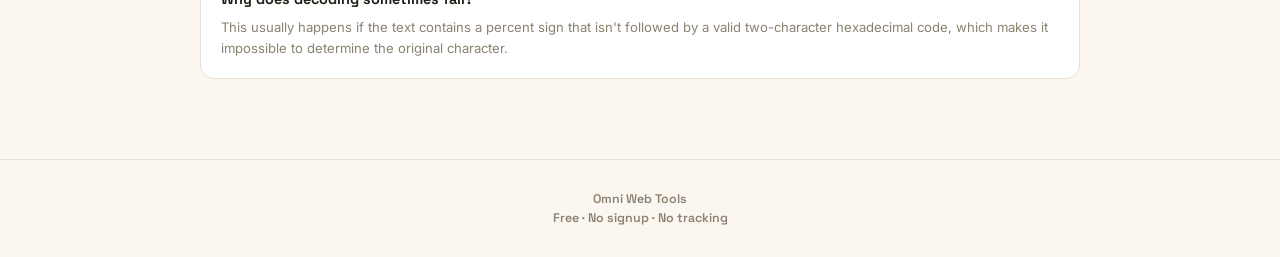
<file: url-encoder.html>
<!DOCTYPE html>
<html lang="en">
<head>
<meta charset="UTF-8">
<meta name="viewport" content="width=device-width, initial-scale=1.0">
<title>URL Encoder – Omni Web Tools</title>
<link rel="stylesheet" href="style.css">
<link href="https://fonts.googleapis.com/css2?family=Space+Grotesk:wght@500;600;700;800&family=Inter:wght@400;500;600&family=JetBrains+Mono:wght@400;500;700&display=swap" rel="stylesheet">
</head>
<body>

<header>
  <a class="brand" href="index.html"><span class="dot"></span>Omni Web Tools</a>
  <a class="back-link" href="index.html">← All Tools</a>
</header>

<div class="hero">
  <span class="tag">Dev Tool</span>
  <h1>URL Encoder.</h1>
  <p>Encode or decode text for safe use in URLs, query strings, and API calls.</p>
</div>

<div class="container">
  <div class="card">
    <div class="section-label">input</div>
    <textarea id="inputText" placeholder="Type or paste text or a URL here..."></textarea>
    <div class="btn-row">
      <button class="btn" onclick="encode()">Encode →</button>
      <button class="btn" onclick="decode()">Decode →</button>
      <button class="btn ghost" onclick="clearAll()">✕ Clear</button>
    </div>
  </div>

  <div class="card" style="margin-top:20px;">
    <div class="section-label">output</div>
    <textarea id="outputText" placeholder="Result will appear here..." readonly></textarea>
    <div class="btn-row">
      <button class="btn ghost" onclick="copyOutput()">Copy Output</button>
    </div>
  </div>

  <!-- ===== INFORMATIONAL CONTENT (~850 words) ===== -->
  <hr class="divider">

  <div class="content-block">
    <h2>What Is URL Encoding?</h2>
    <p>A URL can technically only contain a limited set of characters safely — letters, numbers, and a small handful of symbols. Everything else, including spaces, ampersands, question marks, hash symbols, and most non-English characters, has to be converted into a special encoded format before it can be safely included in a web address. This process is called URL encoding, or sometimes percent-encoding, because every special character gets replaced with a percent sign followed by two characters representing its code.</p>
    <p>For example, a space becomes <code>%20</code>, and an ampersand becomes <code>%26</code>. Without this conversion, a URL containing these characters either breaks entirely or gets misinterpreted — a stray ampersand, for instance, could be mistaken for the separator between two different query parameters, silently corrupting the data being sent.</p>
    <p>URL decoding is simply the reverse process: taking an encoded string full of percent signs and converting it back into normal, human-readable text.</p>

    <h3 class="sub">Why URLs Have These Restrictions</h3>
    <p>The rules governing what characters a URL can contain go back to early internet standards (specifically RFC 3986) that were designed to keep URLs unambiguous across every system, browser, and server that might need to read them. Certain characters are reserved because they have special meaning within a URL's structure — the question mark separates the path from the query string, the ampersand separates individual query parameters, and the hash symbol marks a fragment identifier within a page. If these characters appeared unencoded inside actual data values, there would be no reliable way to tell whether a particular character was structural or just part of the content.</p>
    <p>Spaces are a simpler case — URLs were never designed to contain literal spaces at all, partly because spaces are invisible and easy to lose or duplicate when a URL gets copied, pasted, or printed.</p>

    <h3 class="sub">Where This Actually Comes Up</h3>
    <p>If you've ever searched something on Google and looked at the address bar afterward, you've already seen URL encoding in action — your search terms get converted into a long string full of plus signs and percent codes. Developers run into URL encoding constantly when building search functionality, constructing links that pass data between pages, or working with APIs that expect parameters to be properly encoded in the request URL. Anyone building a "share this page" button that needs to include a pre-filled message also needs to encode that message correctly, or the resulting link will break or truncate unexpectedly.</p>
    <p>It also matters outside of pure web development. If you're embedding a link that contains special characters — say, sharing a Google Maps link with a business name containing an ampersand, or a YouTube link with a timestamp parameter — encoding ensures the link behaves consistently no matter where it's pasted or clicked.</p>

    <h3 class="sub">What Gets Changed During Encoding</h3>
    <p>Encoding leaves letters, numbers, and a small set of characters (like hyphens, underscores, periods, and tildes) untouched, since these are already considered safe in a URL. Everything else gets converted to its percent-encoded equivalent. Spaces become <code>%20</code> (or sometimes a plus sign, depending on context), forward slashes become <code>%2F</code>, ampersands become <code>%26</code>, and so on. Non-English characters, like accented letters or non-Latin scripts, get converted into a multi-byte UTF-8 representation, which is why a single accented character can sometimes expand into several percent-encoded groups.</p>

    <h3 class="sub">How to Use This Tool</h3>
    <p>To encode something, paste your text or partial URL into the input box and click "Encode." The output box will instantly show the safely encoded version, ready to be inserted into a larger URL or query string. To decode an encoded string back into readable text, paste it into the same input box and click "Decode" instead. Click "Copy Output" to copy the result straight to your clipboard for pasting wherever you need it.</p>
    <p>If you try to decode text that contains an invalid encoded sequence — for example, a stray percent sign not followed by two valid hexadecimal characters — the tool will let you know the input couldn't be decoded rather than producing garbled or incorrect output.</p>

    <h3 class="sub">A Note on Privacy and Reliability</h3>
    <p>This tool uses your browser's own built-in encoding and decoding functions (the same ones used internally by every modern browser), so the results are standards-accurate and consistent with how browsers themselves handle URLs. Everything happens locally — no text is ever transmitted anywhere — which makes it safe to use even with sensitive query parameters, internal links, or anything else you wouldn't want passing through an external server.</p>
  </div>

  <div class="content-block">
    <h2>Frequently Asked Questions</h2>
    <div class="faq-list">
      <div class="faq-item">
        <h3>What does %20 mean?</h3>
        <p>It's the encoded version of a space character. The percent sign followed by two characters represents the hexadecimal code of the original character.</p>
      </div>
      <div class="faq-item">
        <h3>Is my text stored anywhere?</h3>
        <p>No. Encoding and decoding both happen instantly in your browser. Nothing is sent to a server.</p>
      </div>
      <div class="faq-item">
        <h3>What happens if I try to decode normal, unencoded text?</h3>
        <p>If there's nothing to decode, the output will simply look the same as the input, since there are no percent-encoded sequences to convert.</p>
      </div>
      <div class="faq-item">
        <h3>Why does decoding sometimes fail?</h3>
        <p>This usually happens if the text contains a percent sign that isn't followed by a valid two-character hexadecimal code, which makes it impossible to determine the original character.</p>
      </div>
    </div>
  </div>

</div>

<footer>Omni Web Tools<br>Free · No signup · No tracking</footer>
<div class="toast" id="copyToast">✓ Copied to clipboard</div>

<script>
  function encode(){
    const input = document.getElementById('inputText').value;
    try {
      document.getElementById('outputText').value = encodeURIComponent(input);
    } catch(e) {
      document.getElementById('outputText').value = 'Error encoding text.';
    }
  }

  function decode(){
    const input = document.getElementById('inputText').value;
    try {
      document.getElementById('outputText').value = decodeURIComponent(input);
    } catch(e) {
      document.getElementById('outputText').value = 'Error: invalid encoded text.';
    }
  }

  function clearAll(){
    document.getElementById('inputText').value = '';
    document.getElementById('outputText').value = '';
  }

  function copyOutput(){
    const out = document.getElementById('outputText').value;
    if(!out) return;
    navigator.clipboard.writeText(out).then(() => {
      const toast = document.getElementById('copyToast');
      toast.classList.add('show');
      setTimeout(() => toast.classList.remove('show'), 2000);
    });
  }
</script>
</body>
</html>
</file>
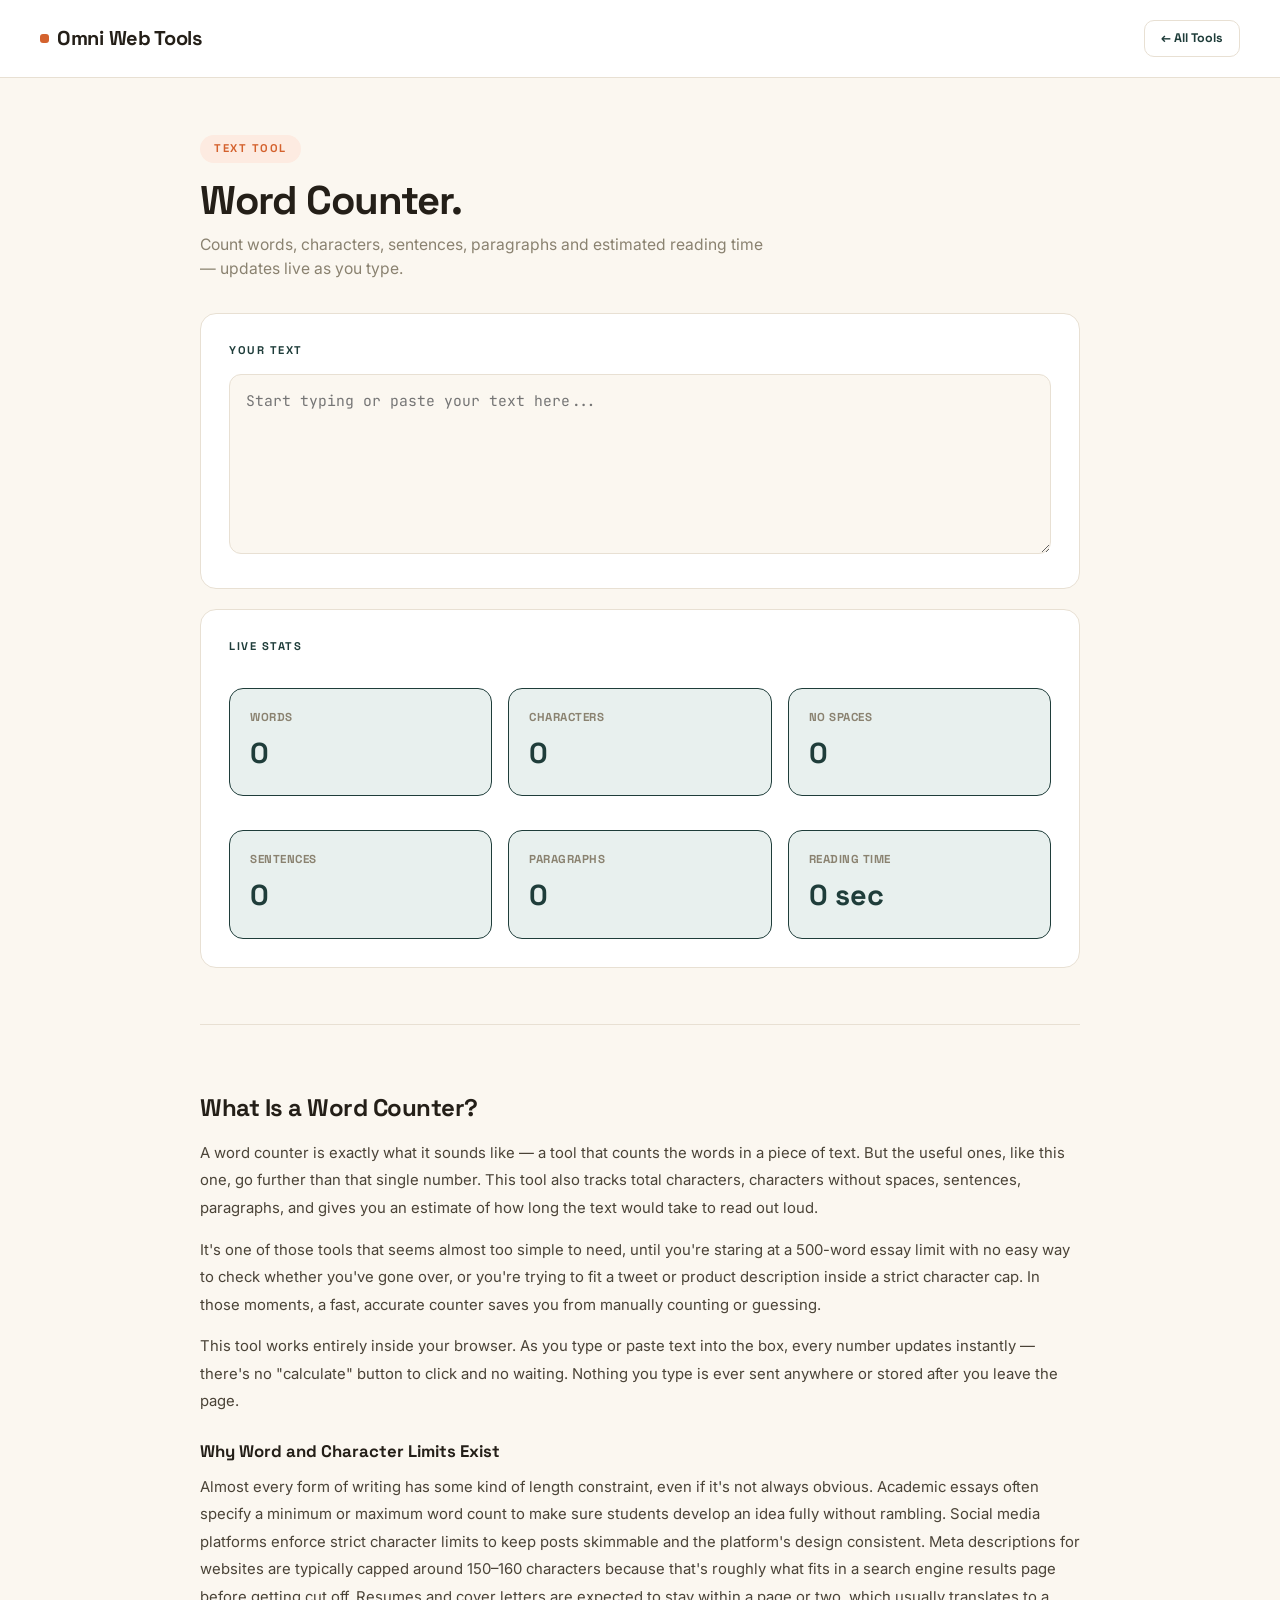
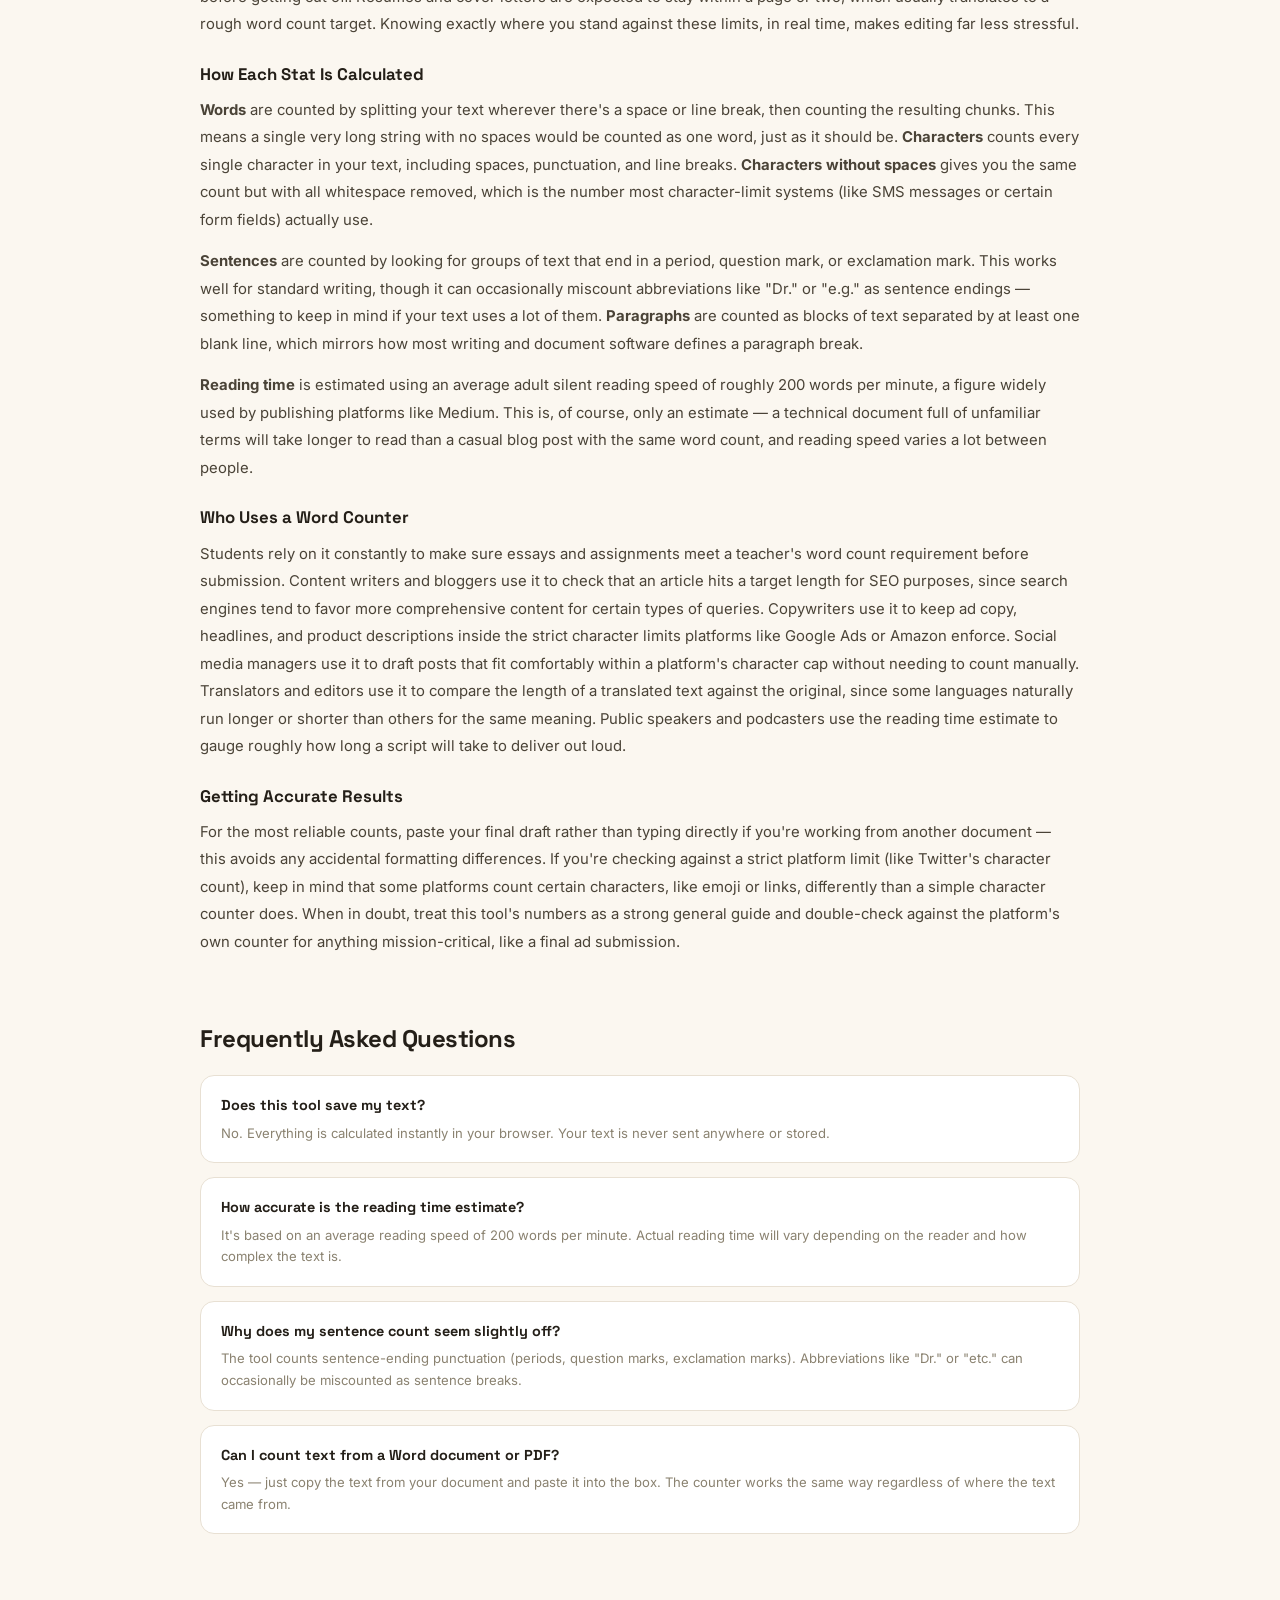
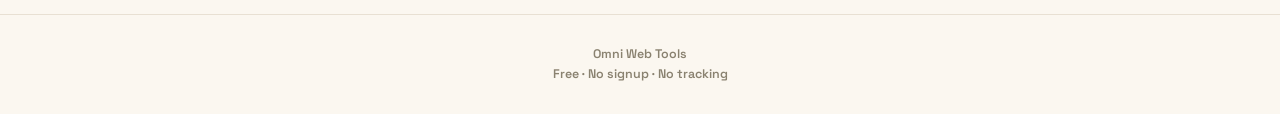
<file: word-counter.html>
<!DOCTYPE html>
<html lang="en">
<head>
<meta charset="UTF-8">
<meta name="viewport" content="width=device-width, initial-scale=1.0">
<title>Word Counter – Omni Web Tools</title>
<link rel="stylesheet" href="style.css">
<link href="https://fonts.googleapis.com/css2?family=Space+Grotesk:wght@500;600;700;800&family=Inter:wght@400;500;600&family=JetBrains+Mono:wght@400;500;700&display=swap" rel="stylesheet">
</head>
<body>

<header>
  <a class="brand" href="index.html"><span class="dot"></span>Omni Web Tools</a>
  <a class="back-link" href="index.html">← All Tools</a>
</header>

<div class="hero">
  <span class="tag">Text Tool</span>
  <h1>Word Counter.</h1>
  <p>Count words, characters, sentences, paragraphs and estimated reading time — updates live as you type.</p>
</div>

<div class="container">
  <div class="card">
    <div class="section-label">your text</div>
    <textarea id="inputText" placeholder="Start typing or paste your text here..."></textarea>
  </div>

  <div class="card" style="margin-top:20px;">
    <div class="section-label">live stats</div>
    <div class="tools-grid">
      <div class="result-box"><div class="label">Words</div><div class="big" id="words">0</div></div>
      <div class="result-box"><div class="label">Characters</div><div class="big" id="chars">0</div></div>
      <div class="result-box"><div class="label">No Spaces</div><div class="big" id="charsNoSpace">0</div></div>
      <div class="result-box"><div class="label">Sentences</div><div class="big" id="sentences">0</div></div>
      <div class="result-box"><div class="label">Paragraphs</div><div class="big" id="paragraphs">0</div></div>
      <div class="result-box"><div class="label">Reading Time</div><div class="big" id="readTime">0 sec</div></div>
    </div>
  </div>

  <!-- ===== INFORMATIONAL CONTENT (~850 words) ===== -->
  <hr class="divider">

  <div class="content-block">
    <h2>What Is a Word Counter?</h2>
    <p>A word counter is exactly what it sounds like — a tool that counts the words in a piece of text. But the useful ones, like this one, go further than that single number. This tool also tracks total characters, characters without spaces, sentences, paragraphs, and gives you an estimate of how long the text would take to read out loud.</p>
    <p>It's one of those tools that seems almost too simple to need, until you're staring at a 500-word essay limit with no easy way to check whether you've gone over, or you're trying to fit a tweet or product description inside a strict character cap. In those moments, a fast, accurate counter saves you from manually counting or guessing.</p>
    <p>This tool works entirely inside your browser. As you type or paste text into the box, every number updates instantly — there's no "calculate" button to click and no waiting. Nothing you type is ever sent anywhere or stored after you leave the page.</p>

    <h3 class="sub">Why Word and Character Limits Exist</h3>
    <p>Almost every form of writing has some kind of length constraint, even if it's not always obvious. Academic essays often specify a minimum or maximum word count to make sure students develop an idea fully without rambling. Social media platforms enforce strict character limits to keep posts skimmable and the platform's design consistent. Meta descriptions for websites are typically capped around 150–160 characters because that's roughly what fits in a search engine results page before getting cut off. Resumes and cover letters are expected to stay within a page or two, which usually translates to a rough word count target. Knowing exactly where you stand against these limits, in real time, makes editing far less stressful.</p>

    <h3 class="sub">How Each Stat Is Calculated</h3>
    <p><strong>Words</strong> are counted by splitting your text wherever there's a space or line break, then counting the resulting chunks. This means a single very long string with no spaces would be counted as one word, just as it should be. <strong>Characters</strong> counts every single character in your text, including spaces, punctuation, and line breaks. <strong>Characters without spaces</strong> gives you the same count but with all whitespace removed, which is the number most character-limit systems (like SMS messages or certain form fields) actually use.</p>
    <p><strong>Sentences</strong> are counted by looking for groups of text that end in a period, question mark, or exclamation mark. This works well for standard writing, though it can occasionally miscount abbreviations like "Dr." or "e.g." as sentence endings — something to keep in mind if your text uses a lot of them. <strong>Paragraphs</strong> are counted as blocks of text separated by at least one blank line, which mirrors how most writing and document software defines a paragraph break.</p>
    <p><strong>Reading time</strong> is estimated using an average adult silent reading speed of roughly 200 words per minute, a figure widely used by publishing platforms like Medium. This is, of course, only an estimate — a technical document full of unfamiliar terms will take longer to read than a casual blog post with the same word count, and reading speed varies a lot between people.</p>

    <h3 class="sub">Who Uses a Word Counter</h3>
    <p>Students rely on it constantly to make sure essays and assignments meet a teacher's word count requirement before submission. Content writers and bloggers use it to check that an article hits a target length for SEO purposes, since search engines tend to favor more comprehensive content for certain types of queries. Copywriters use it to keep ad copy, headlines, and product descriptions inside the strict character limits platforms like Google Ads or Amazon enforce. Social media managers use it to draft posts that fit comfortably within a platform's character cap without needing to count manually. Translators and editors use it to compare the length of a translated text against the original, since some languages naturally run longer or shorter than others for the same meaning. Public speakers and podcasters use the reading time estimate to gauge roughly how long a script will take to deliver out loud.</p>

    <h3 class="sub">Getting Accurate Results</h3>
    <p>For the most reliable counts, paste your final draft rather than typing directly if you're working from another document — this avoids any accidental formatting differences. If you're checking against a strict platform limit (like Twitter's character count), keep in mind that some platforms count certain characters, like emoji or links, differently than a simple character counter does. When in doubt, treat this tool's numbers as a strong general guide and double-check against the platform's own counter for anything mission-critical, like a final ad submission.</p>
  </div>

  <div class="content-block">
    <h2>Frequently Asked Questions</h2>
    <div class="faq-list">
      <div class="faq-item">
        <h3>Does this tool save my text?</h3>
        <p>No. Everything is calculated instantly in your browser. Your text is never sent anywhere or stored.</p>
      </div>
      <div class="faq-item">
        <h3>How accurate is the reading time estimate?</h3>
        <p>It's based on an average reading speed of 200 words per minute. Actual reading time will vary depending on the reader and how complex the text is.</p>
      </div>
      <div class="faq-item">
        <h3>Why does my sentence count seem slightly off?</h3>
        <p>The tool counts sentence-ending punctuation (periods, question marks, exclamation marks). Abbreviations like "Dr." or "etc." can occasionally be miscounted as sentence breaks.</p>
      </div>
      <div class="faq-item">
        <h3>Can I count text from a Word document or PDF?</h3>
        <p>Yes — just copy the text from your document and paste it into the box. The counter works the same way regardless of where the text came from.</p>
      </div>
    </div>
  </div>

</div>

<footer>Omni Web Tools<br>Free · No signup · No tracking</footer>

<script>
  const inputText = document.getElementById('inputText');
  inputText.addEventListener('input', updateStats);

  function updateStats(){
    const t = inputText.value;
    const trimmed = t.trim();

    const wordCount = trimmed === '' ? 0 : trimmed.split(/\s+/).length;
    const charCount = t.length;
    const charNoSpace = t.replace(/\s/g, '').length;
    const sentenceCount = trimmed === '' ? 0 : (trimmed.match(/[^.!?]*[.!?]+/g) || []).length || (trimmed ? 1 : 0);
    const paragraphCount = trimmed === '' ? 0 : trimmed.split(/\n\s*\n/).filter(p => p.trim() !== '').length;
    const readSeconds = Math.ceil((wordCount / 200) * 60);

    document.getElementById('words').textContent = wordCount;
    document.getElementById('chars').textContent = charCount;
    document.getElementById('charsNoSpace').textContent = charNoSpace;
    document.getElementById('sentences').textContent = sentenceCount;
    document.getElementById('paragraphs').textContent = paragraphCount;

    let timeLabel;
    if (readSeconds < 60) timeLabel = readSeconds + ' sec';
    else timeLabel = Math.floor(readSeconds/60) + ' min ' + (readSeconds%60) + ' sec';
    document.getElementById('readTime').textContent = wordCount === 0 ? '0 sec' : timeLabel;
  }
</script>
</body>
</html>
</file>
<file: style.css>
:root{
  --bg:#fbf7f0;
  --surface:#ffffff;
  --border:#e8e0d3;
  --text:#241f18;
  --muted:#8a8270;
  --accent:#d4622e;
  --accent-deep:#1f3d3a;
  --accent-soft:#fdebe1;
  --teal-soft:#e8f0ee;
  --danger:#b3401f;
  --danger-soft:#fbe9e3;
  --heading:'Space Grotesk',sans-serif;
  --body:'Inter',sans-serif;
  --mono:'JetBrains Mono','SFMono-Regular',Consolas,monospace;
}
*{box-sizing:border-box;margin:0;padding:0;}
body{background:var(--bg);color:var(--text);font-family:var(--body);line-height:1.55;}
a{text-decoration:none;color:inherit;}

header{
  display:flex;align-items:center;justify-content:space-between;
  padding:20px 40px;border-bottom:1px solid var(--border);
  background:var(--surface);position:sticky;top:0;z-index:50;
}
.brand{font-family:var(--heading);font-weight:800;font-size:1.25rem;letter-spacing:-0.3px;display:flex;align-items:center;gap:8px;}
.brand .dot{width:9px;height:9px;background:var(--accent);border-radius:3px;display:inline-block;}
.back-link{
  font-family:var(--heading);font-size:0.78rem;font-weight:700;color:var(--accent-deep);
  border:1px solid var(--border);padding:8px 16px;border-radius:10px;transition:all .15s;
}
.back-link:hover{border-color:var(--accent);color:var(--accent);}

.tag{
  font-family:var(--heading);font-size:0.7rem;font-weight:700;color:var(--accent);
  text-transform:uppercase;letter-spacing:1.5px;background:var(--accent-soft);
  padding:5px 14px;border-radius:20px;display:inline-block;margin-bottom:16px;
}
.section-label{
  font-family:var(--heading);font-size:0.7rem;font-weight:700;color:var(--accent-deep);
  text-transform:uppercase;letter-spacing:1.5px;margin-bottom:14px;
}

.hero{padding:56px 40px 32px;max-width:960px;margin:0 auto;}
.hero h1{font-family:var(--heading);font-size:2.5rem;font-weight:800;letter-spacing:-1px;line-height:1.1;margin-bottom:10px;}
.hero p{color:var(--muted);font-size:0.98rem;max-width:580px;}

.container{max-width:960px;margin:0 auto;padding:0 40px 80px;}

.card{background:var(--surface);border:1px solid var(--border);border-radius:16px;padding:28px;}
.card + .card{margin-top:18px;}

textarea, input[type=text], input[type=number], input[type=file], select{
  width:100%;background:var(--bg);border:1px solid var(--border);border-radius:12px;
  color:var(--text);font-family:var(--mono);font-size:0.92rem;padding:14px 16px;
  outline:none;transition:border-color .15s;
}
textarea{min-height:180px;line-height:1.6;resize:vertical;}
textarea:focus, input:focus, select:focus{border-color:var(--accent);}

.stats-row{display:flex;gap:24px;flex-wrap:wrap;margin-top:14px;font-family:var(--mono);font-size:0.78rem;color:var(--muted);}
.stats-row b{color:var(--accent);font-weight:700;}

.btn{
  font-family:var(--heading);font-size:0.82rem;font-weight:700;padding:12px 22px;
  border-radius:10px;border:1px solid var(--accent);background:var(--accent);color:#fff;
  cursor:pointer;transition:all .15s;display:inline-flex;align-items:center;gap:8px;
}
.btn:hover{background:#b8531f;}
.btn.ghost{background:transparent;color:var(--accent-deep);border-color:var(--border);}
.btn.ghost:hover{border-color:var(--accent);color:var(--accent);}
.btn-row{display:flex;gap:10px;flex-wrap:wrap;margin-top:18px;}

.cases-grid{display:grid;grid-template-columns:repeat(auto-fill,minmax(170px,1fr));gap:10px;margin-top:18px;}
.case-btn{background:var(--teal-soft);border:1px solid var(--border);border-radius:10px;padding:13px 15px;cursor:pointer;text-align:left;transition:all .15s;}
.case-btn:hover{border-color:var(--accent);background:var(--accent-soft);}
.case-btn.active{border-color:var(--accent);background:var(--accent-soft);}
.case-btn .cb-label{font-family:var(--heading);font-weight:700;color:var(--accent-deep);font-size:0.78rem;display:block;margin-bottom:3px;}
.case-btn .cb-example{font-family:var(--mono);font-size:0.72rem;color:var(--muted);}

.tools-grid{display:grid;grid-template-columns:repeat(auto-fill,minmax(260px,1fr));gap:16px;margin-top:8px;}
.tool-card{background:var(--surface);border:1px solid var(--border);border-radius:16px;padding:24px;transition:all .15s;display:block;}
.tool-card:hover{border-color:var(--accent);transform:translateY(-2px);box-shadow:0 8px 20px rgba(36,31,24,0.06);}
.tool-card .icon{font-size:1.6rem;margin-bottom:12px;}
.tool-card h3{font-family:var(--heading);font-size:1rem;font-weight:700;margin-bottom:6px;}
.tool-card p{font-size:0.82rem;color:var(--muted);line-height:1.55;margin-bottom:12px;}
.badge{font-family:var(--heading);font-size:0.65rem;font-weight:700;color:var(--accent-deep);background:var(--teal-soft);padding:3px 10px;border-radius:20px;display:inline-block;}

.content-block{margin-top:64px;}
.content-block h2{font-family:var(--heading);font-size:1.5rem;font-weight:800;letter-spacing:-0.5px;margin-bottom:14px;}
.content-block h3.sub{font-family:var(--heading);font-size:1.05rem;font-weight:700;margin:22px 0 10px;}
.content-block p{color:#4a4337;font-size:0.93rem;line-height:1.85;margin-bottom:14px;}
.divider{border:none;border-top:1px solid var(--border);margin:56px 0;}

.faq-list{display:flex;flex-direction:column;gap:14px;margin-top:18px;}
.faq-item{background:var(--surface);border:1px solid var(--border);border-radius:14px;padding:18px 20px;}
.faq-item h3{font-family:var(--heading);font-size:0.9rem;font-weight:700;margin-bottom:6px;}
.faq-item p{font-size:0.82rem;color:var(--muted);line-height:1.65;margin:0;}

.toast{
  position:fixed;bottom:30px;left:50%;transform:translateX(-50%) translateY(20px);
  background:var(--accent-deep);color:#fff;font-family:var(--heading);font-size:0.8rem;font-weight:700;
  padding:11px 22px;border-radius:30px;opacity:0;transition:all .25s;pointer-events:none;z-index:999;
}
.toast.show{opacity:1;transform:translateX(-50%) translateY(0);}

footer{text-align:center;padding:30px;border-top:1px solid var(--border);color:var(--muted);font-family:var(--heading);font-size:0.78rem;font-weight:600;}

.dropzone{border:2px dashed var(--border);border-radius:16px;padding:40px 20px;text-align:center;cursor:pointer;transition:all .15s;background:var(--bg);}
.dropzone:hover, .dropzone.dragover{border-color:var(--accent);background:var(--accent-soft);}
.dropzone .dz-icon{font-size:2rem;margin-bottom:10px;}
.dropzone p{color:var(--muted);font-size:0.85rem;}
.dropzone input{display:none;}

.field-row{display:flex;gap:16px;flex-wrap:wrap;margin-top:16px;}
.field{flex:1;min-width:160px;}
.field label{font-family:var(--heading);font-size:0.7rem;font-weight:700;color:var(--accent-deep);text-transform:uppercase;letter-spacing:0.5px;display:block;margin-bottom:6px;}

.result-box{background:var(--teal-soft);border:1px solid var(--accent-deep);border-radius:14px;padding:20px;margin-top:18px;font-family:var(--mono);}
.result-box .big{font-size:1.8rem;font-weight:800;color:var(--accent-deep);font-family:var(--heading);}
.result-box .label{font-size:0.72rem;color:var(--muted);text-transform:uppercase;letter-spacing:0.5px;margin-bottom:4px;font-family:var(--heading);font-weight:700;}
.result-box.error{background:var(--danger-soft);border-color:var(--danger);}
.result-box.error .label, .result-box.error .big{color:var(--danger);}

.checkbox-row{display:flex;align-items:center;gap:8px;font-family:var(--mono);font-size:0.85rem;}
.checkbox-row input{width:auto;}

.strength-bar{height:8px;border-radius:6px;background:var(--border);overflow:hidden;margin-top:10px;}
.strength-bar-fill{height:100%;transition:all .2s;border-radius:6px;}

@media (max-width: 640px){
  header,.hero,.container{padding-left:20px;padding-right:20px;}
  .hero h1{font-size:1.9rem;}
}
</file>
